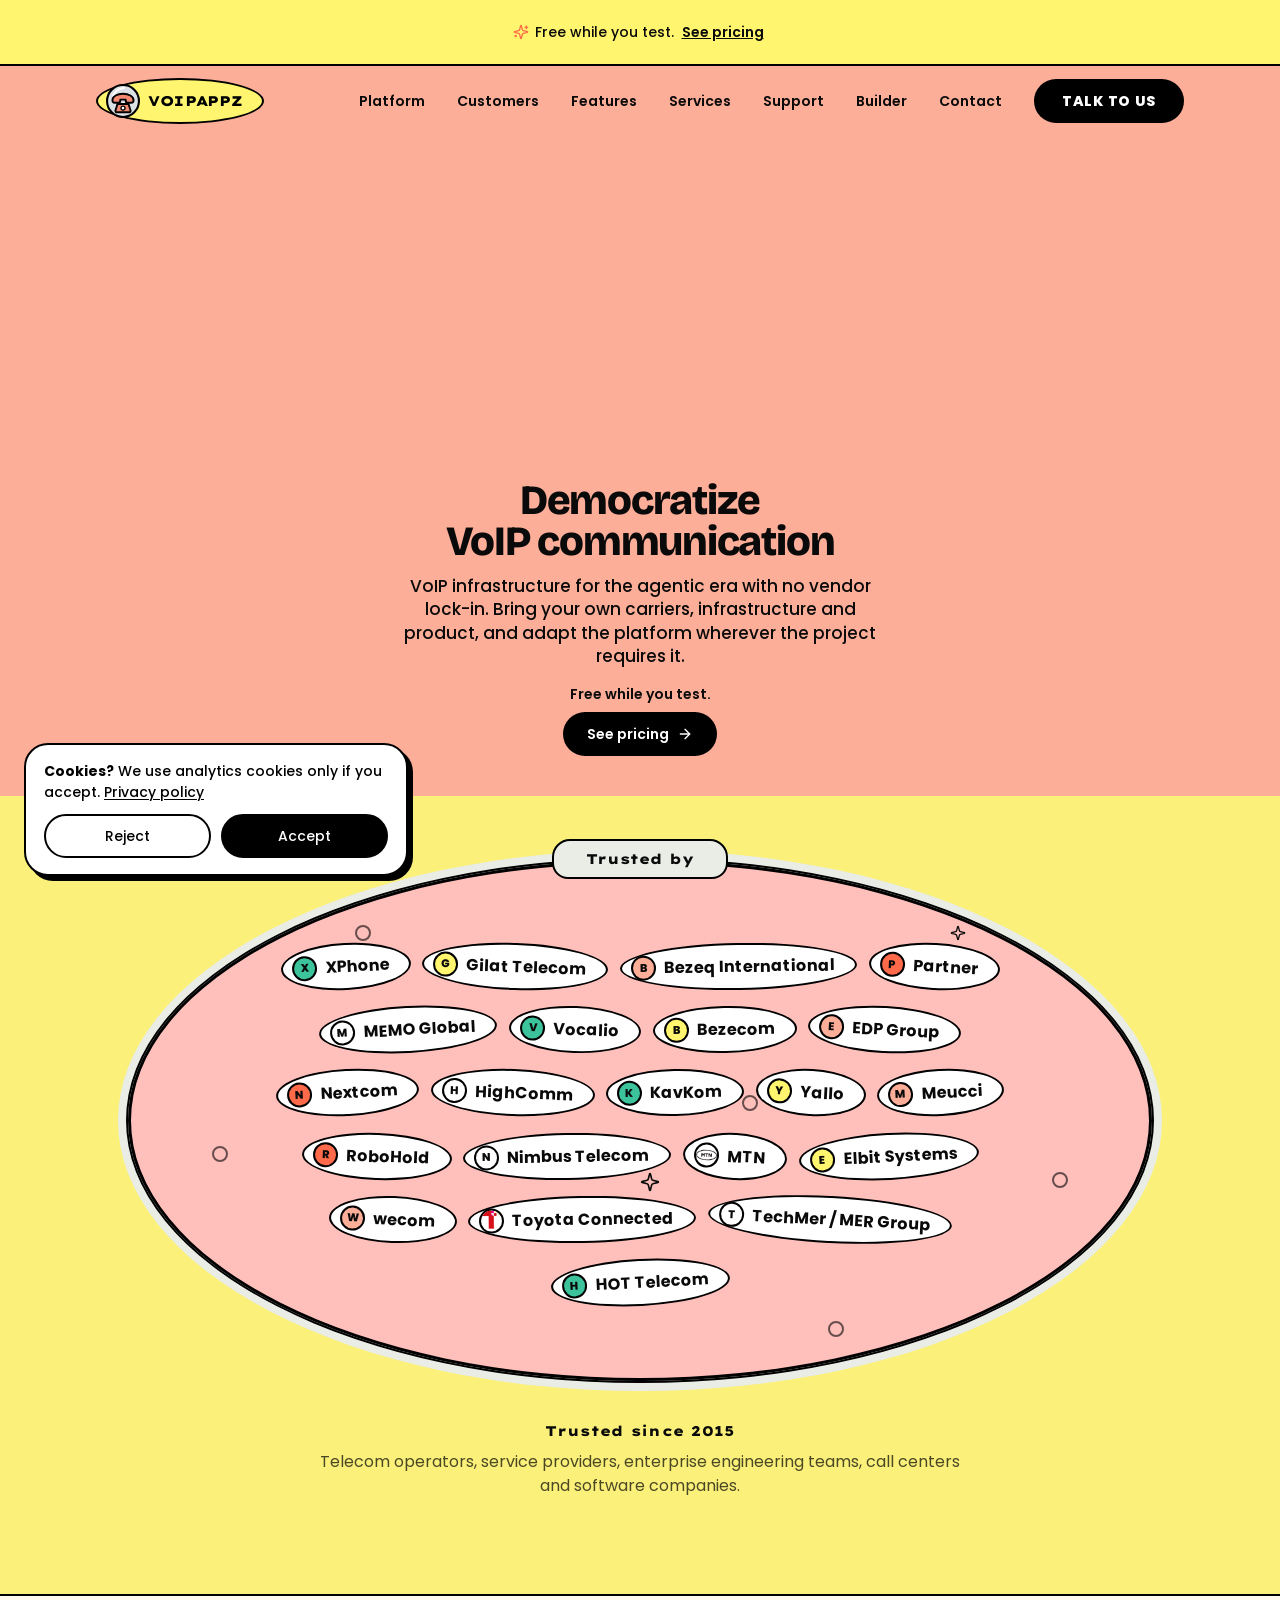
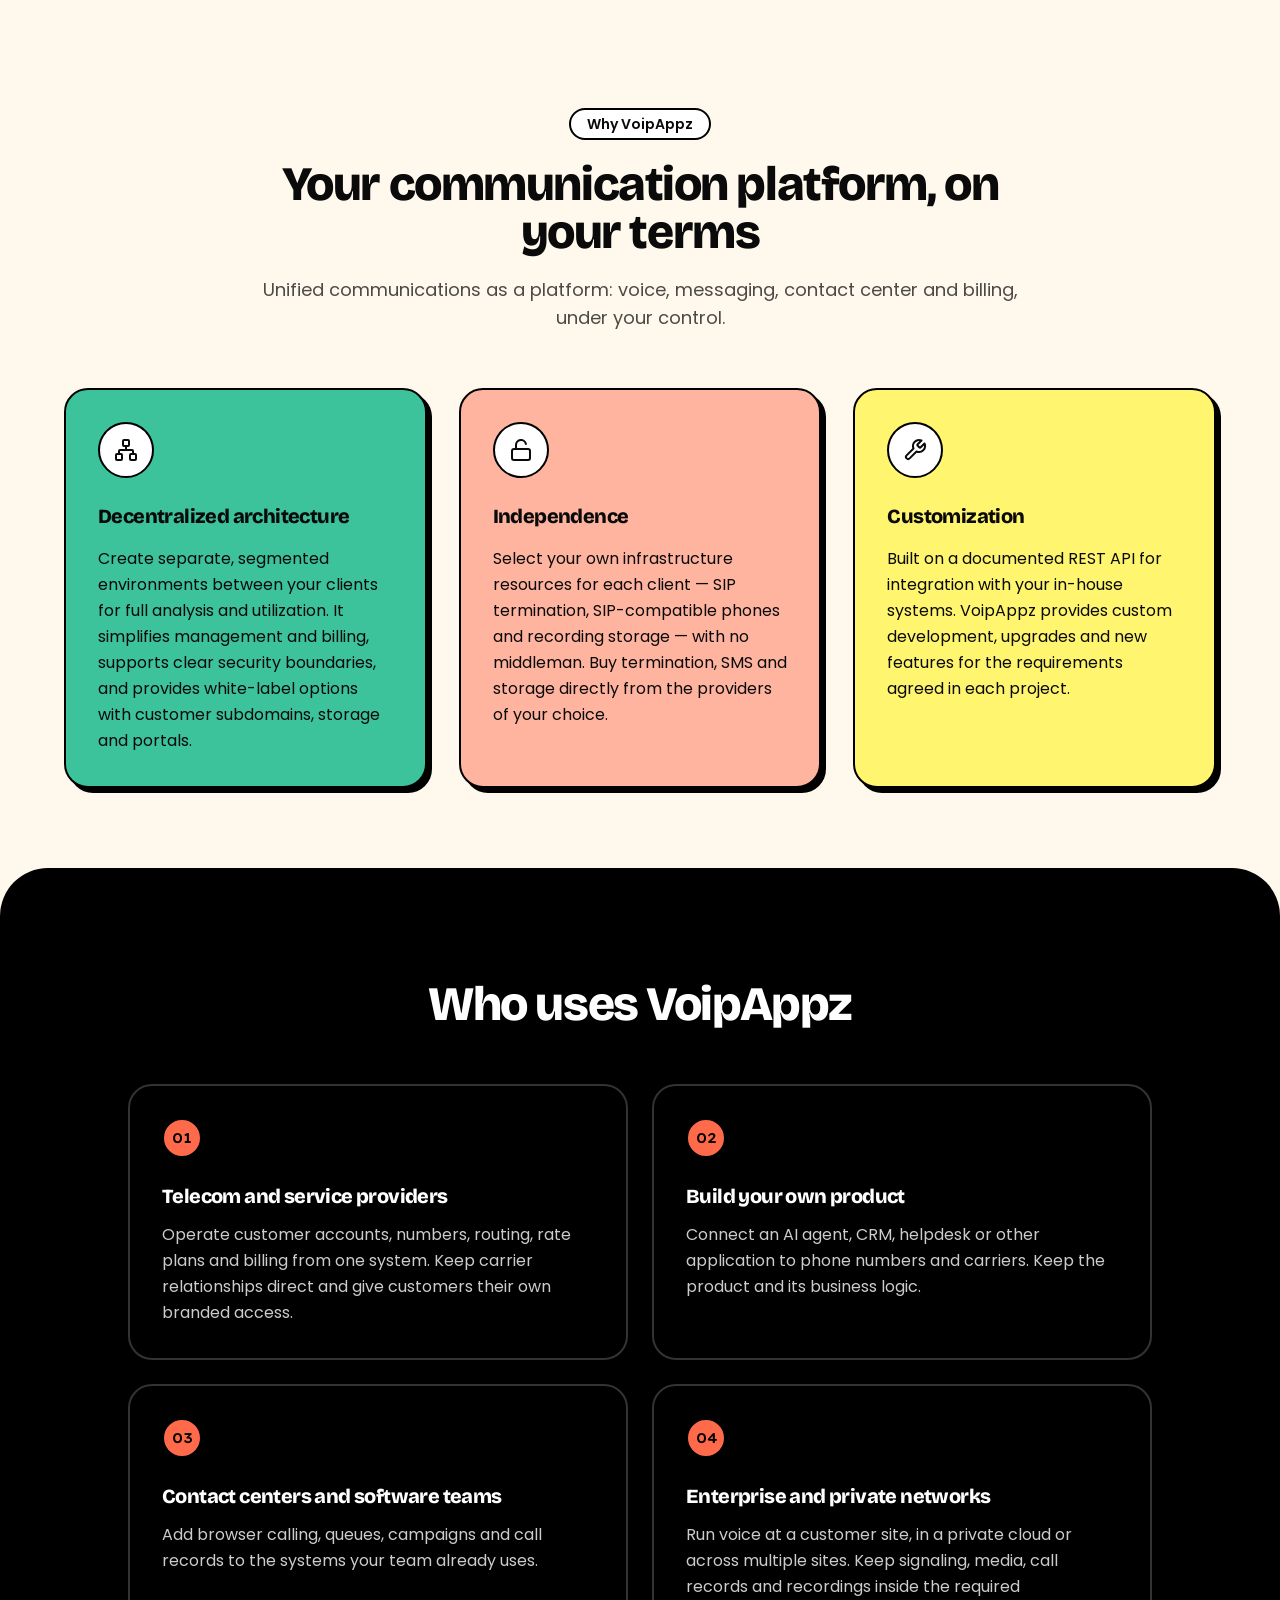
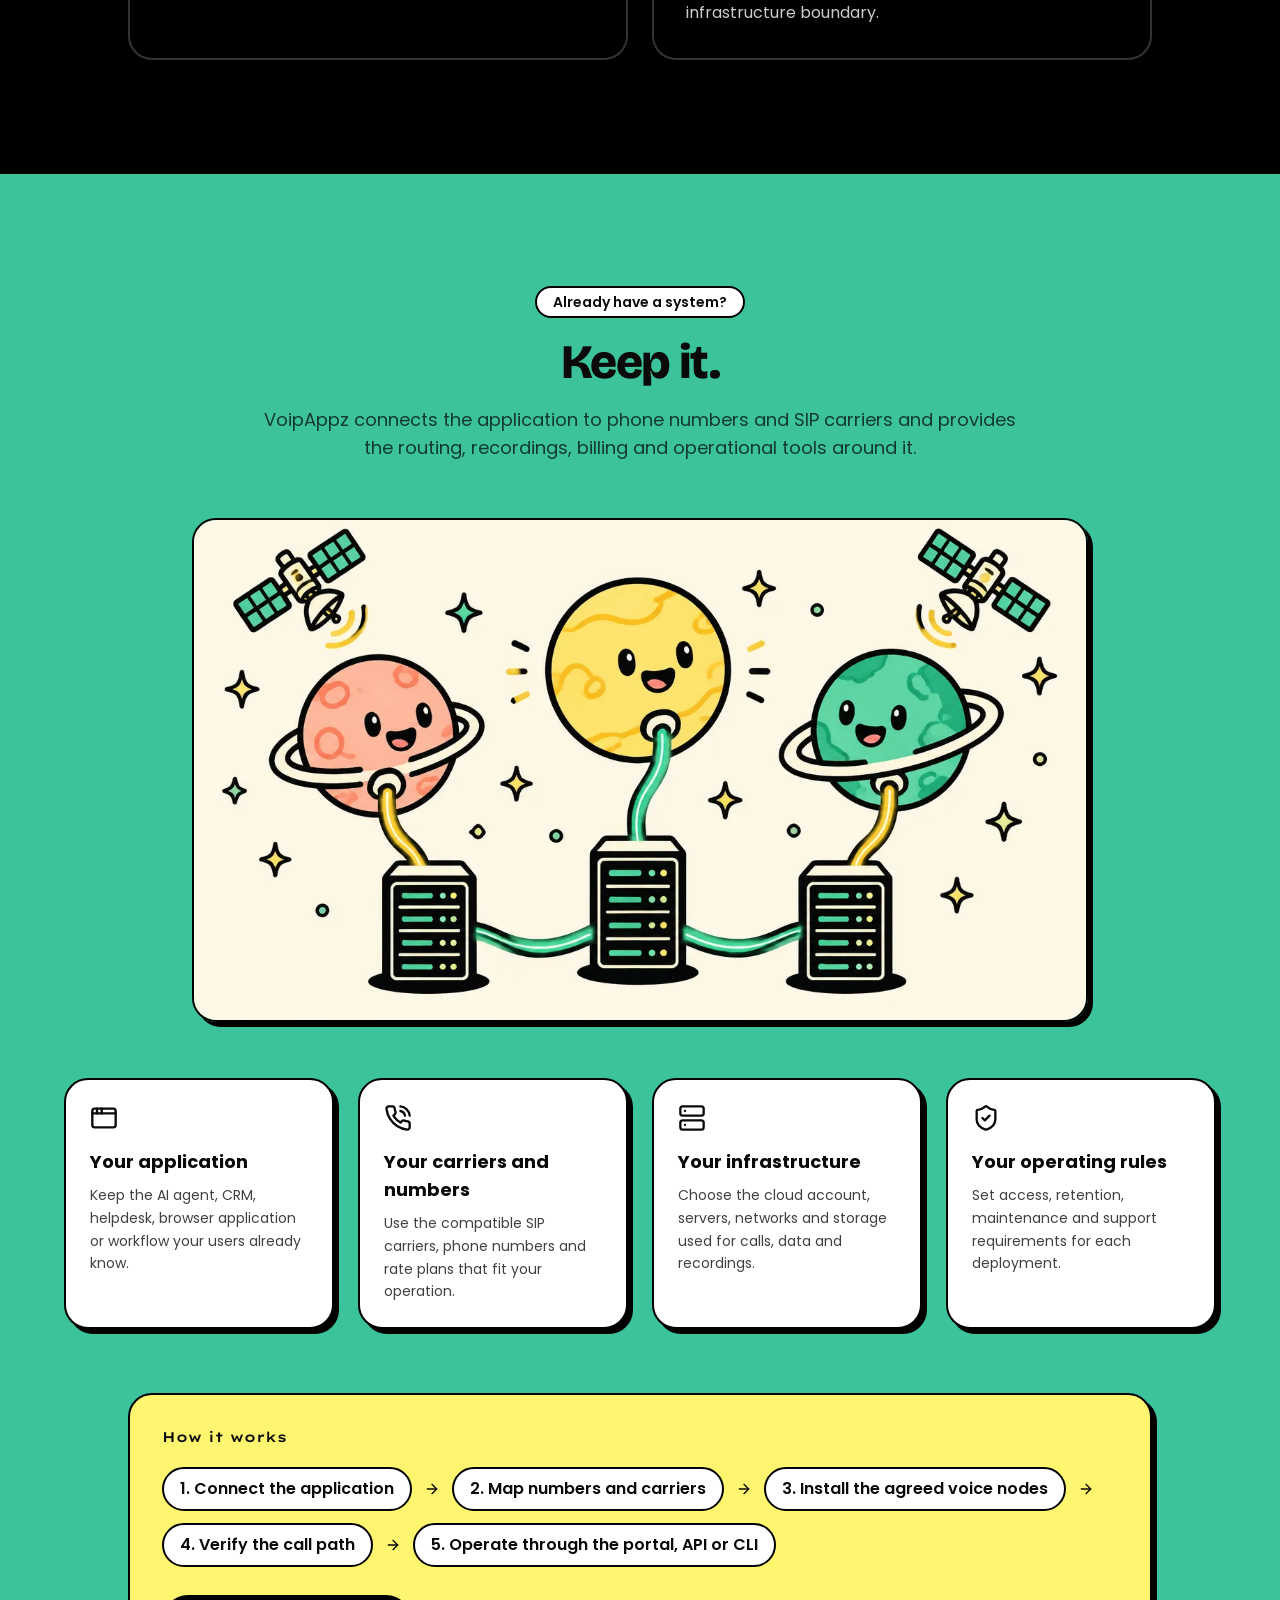
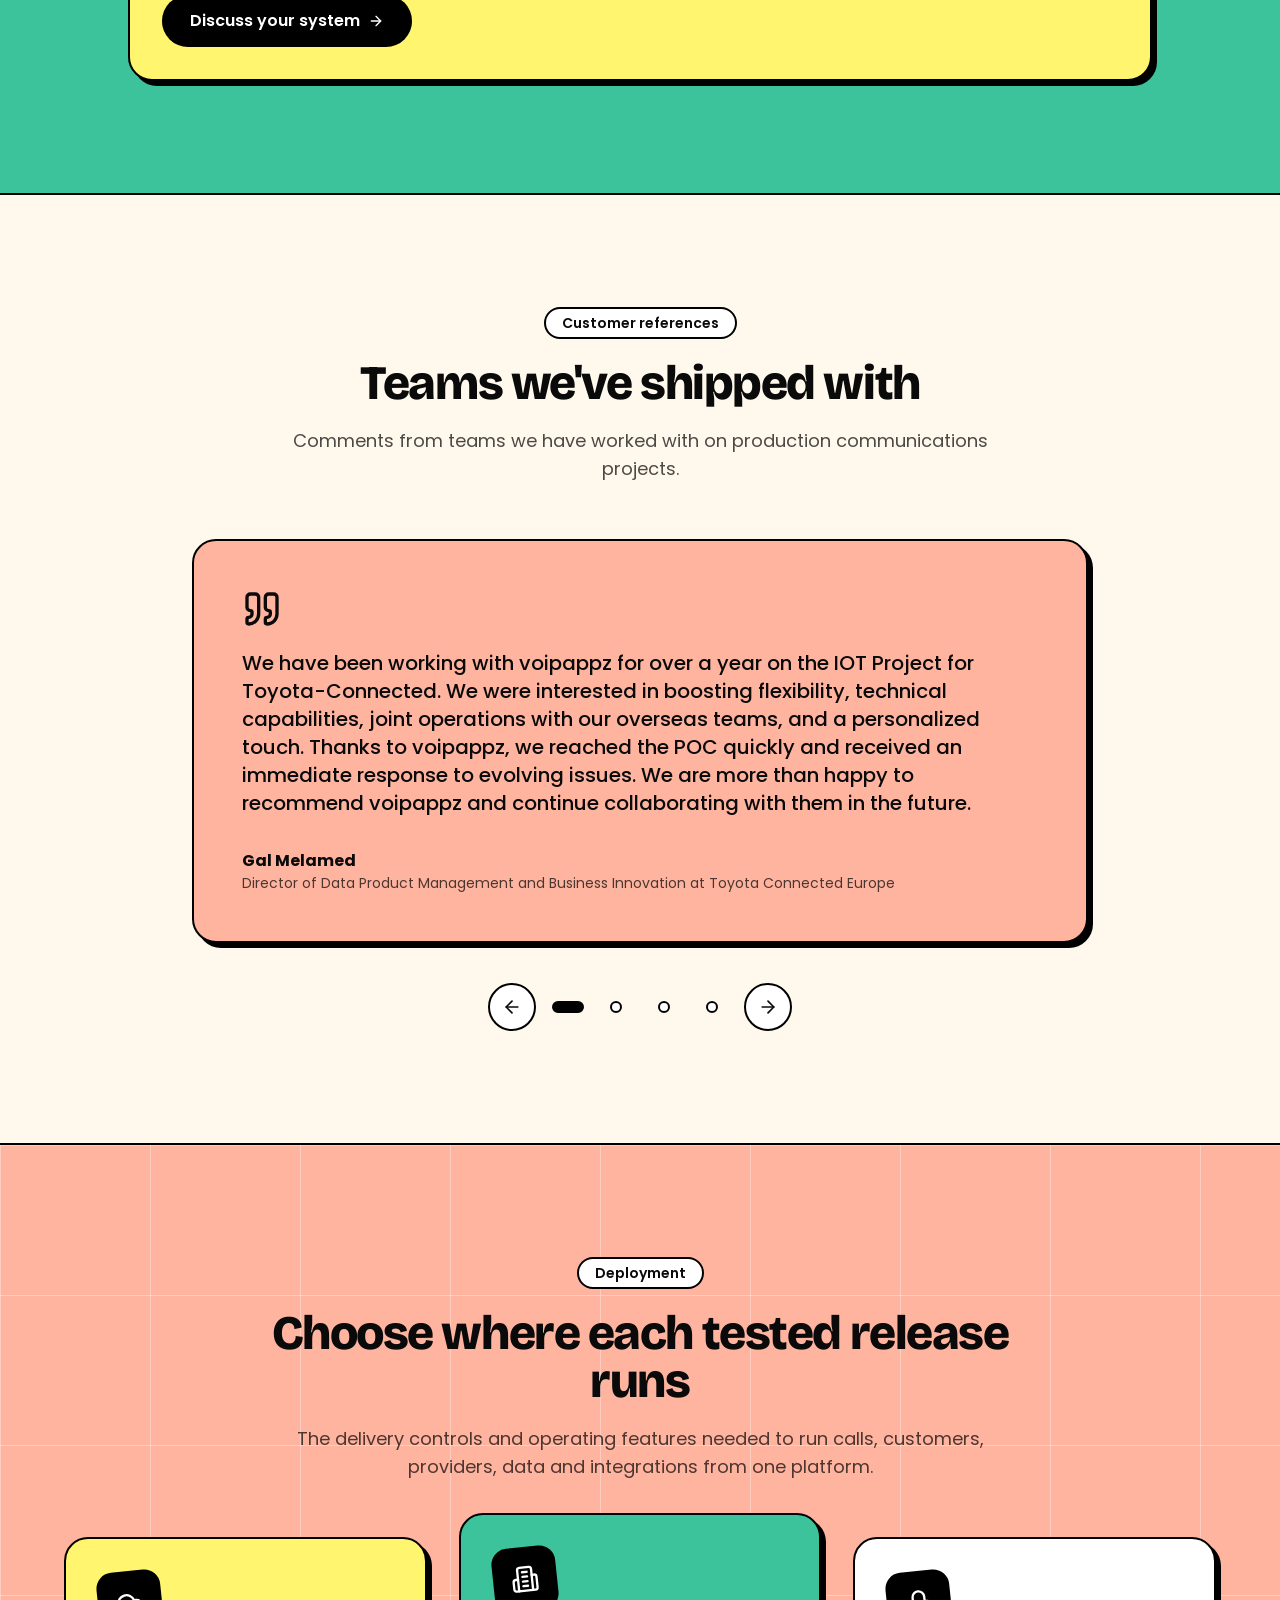
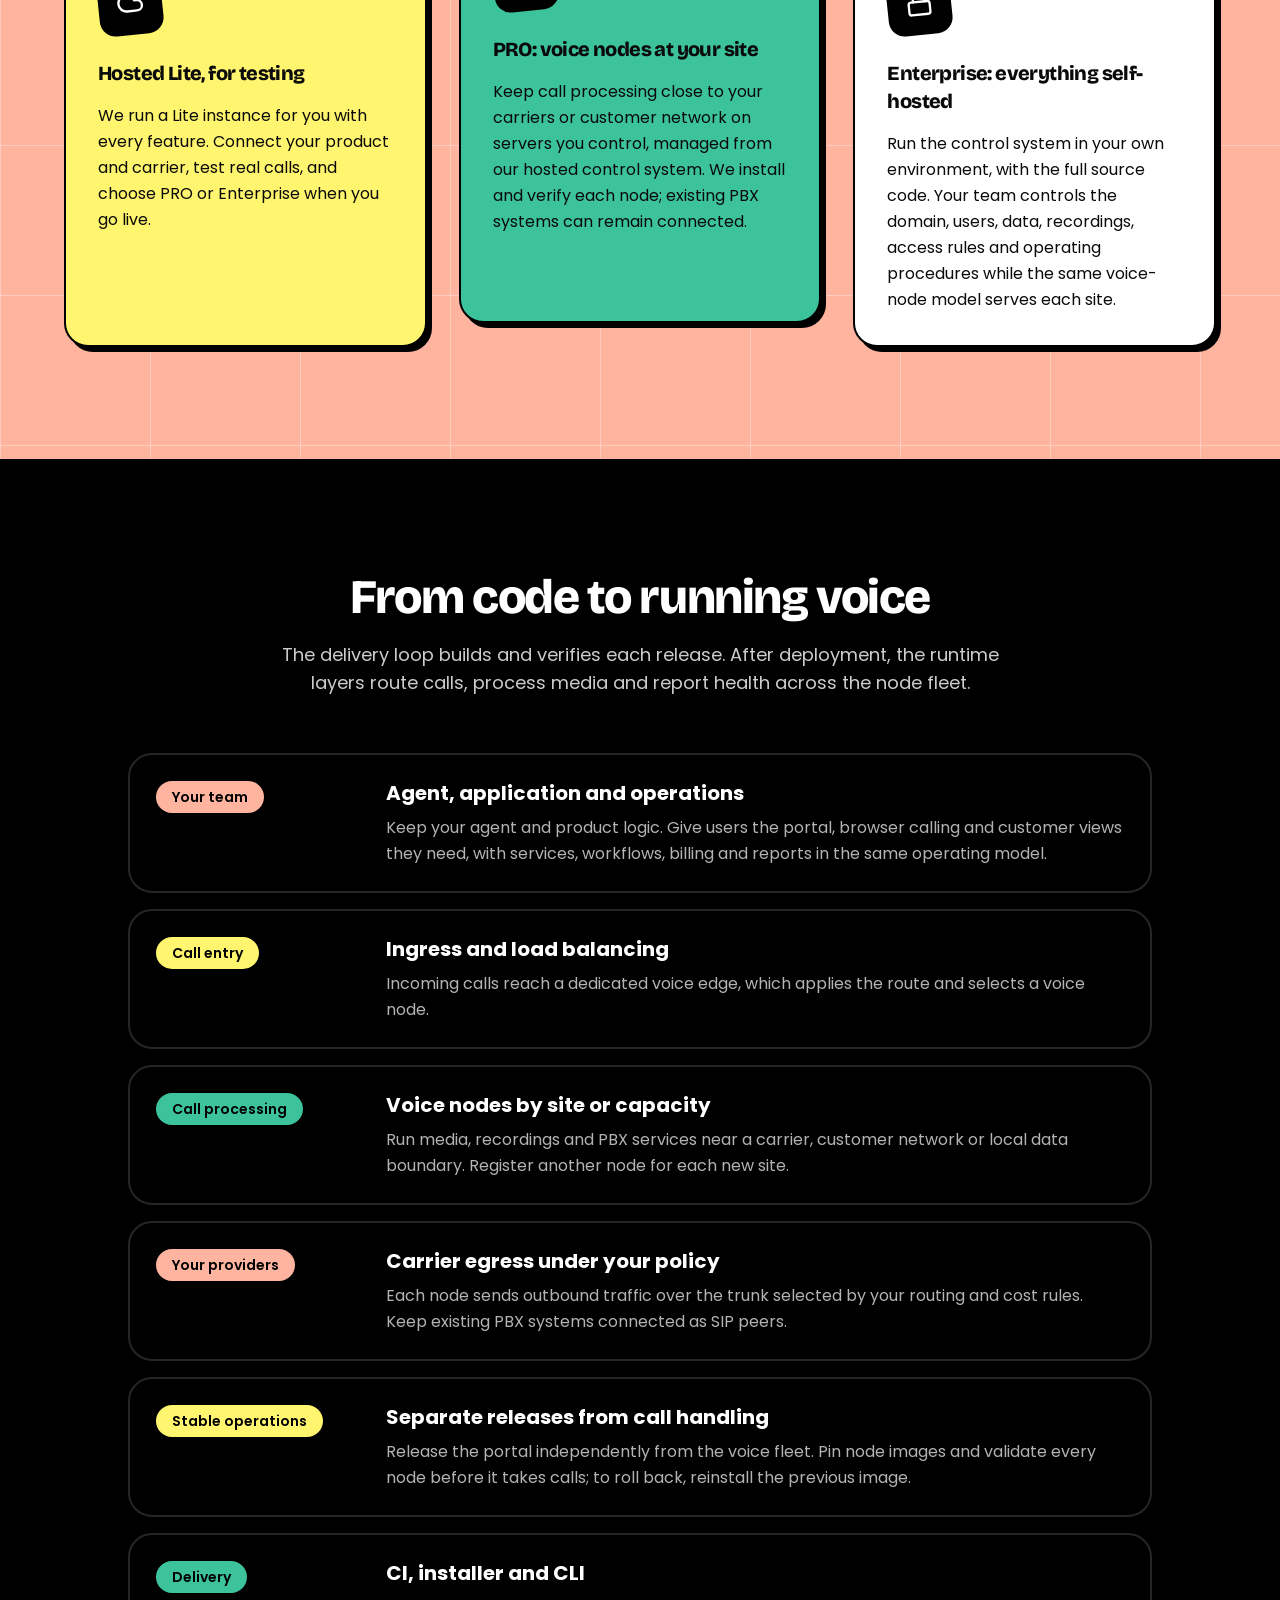
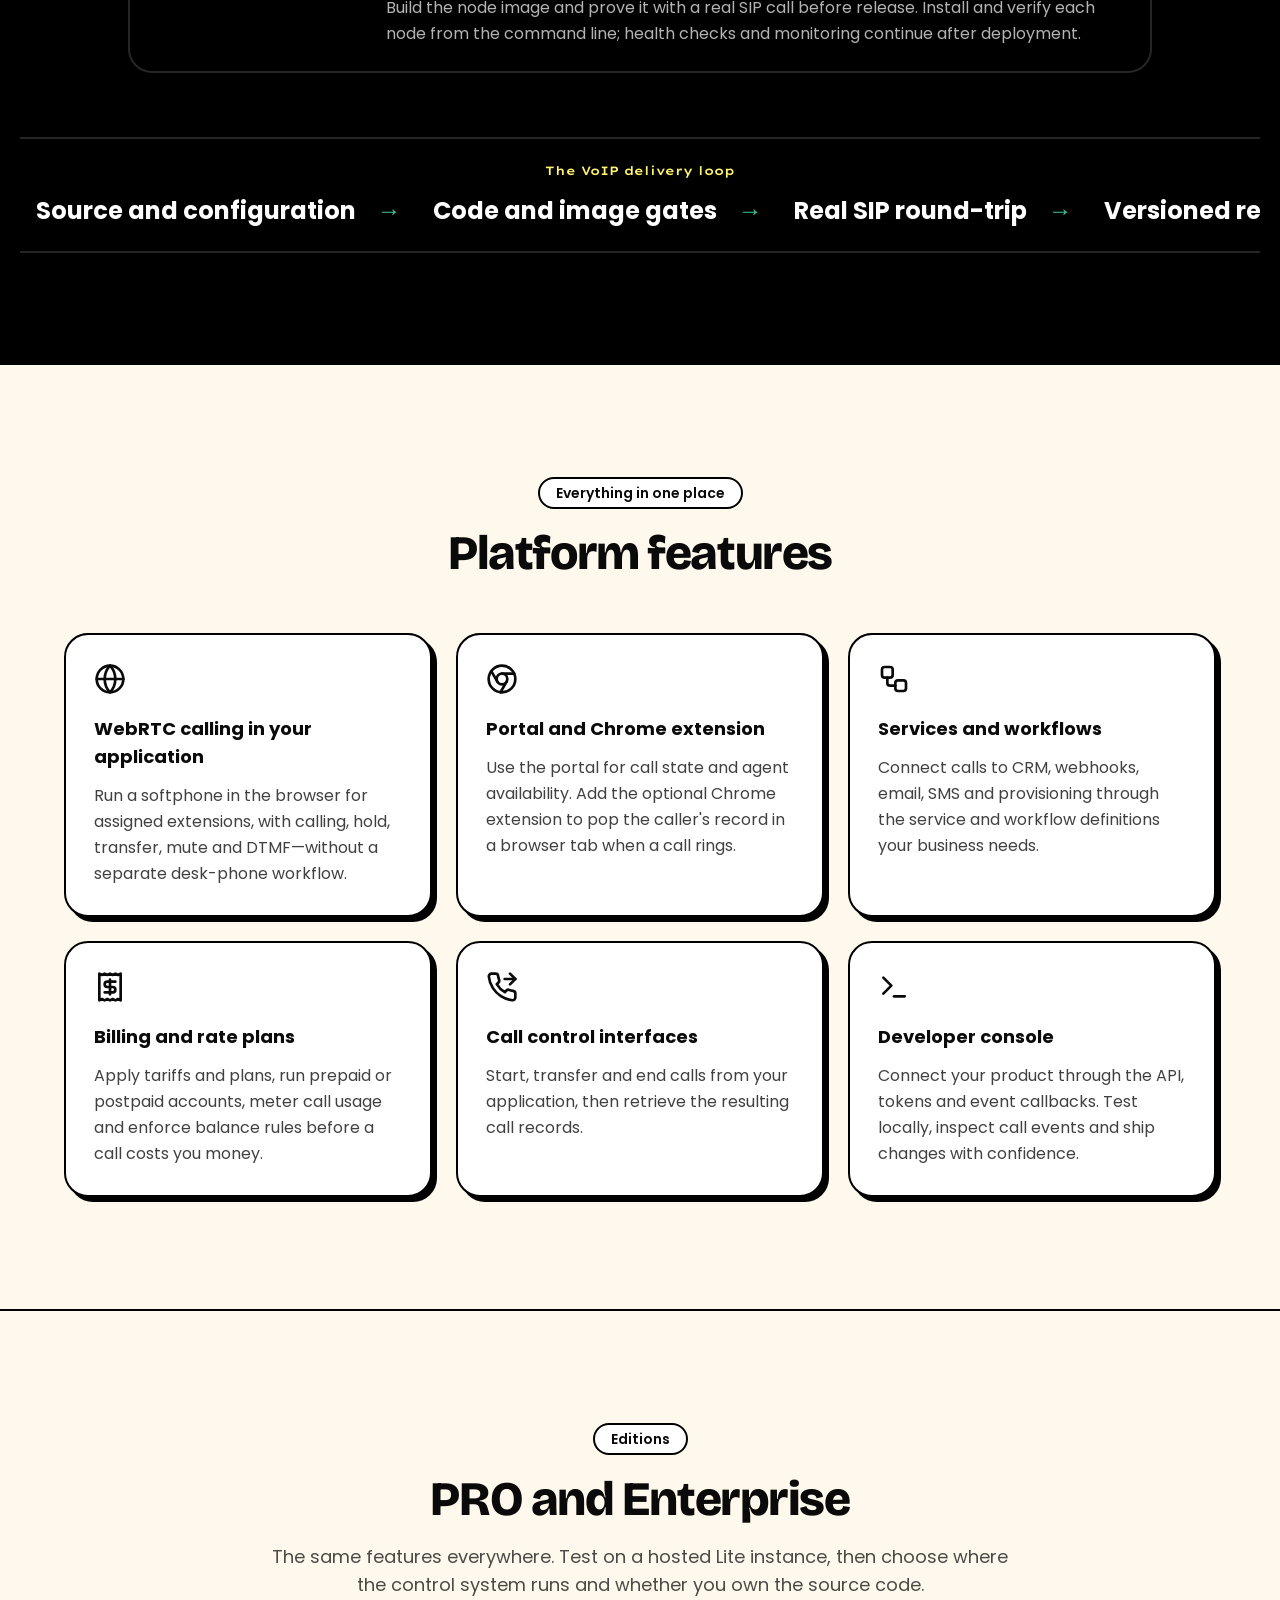
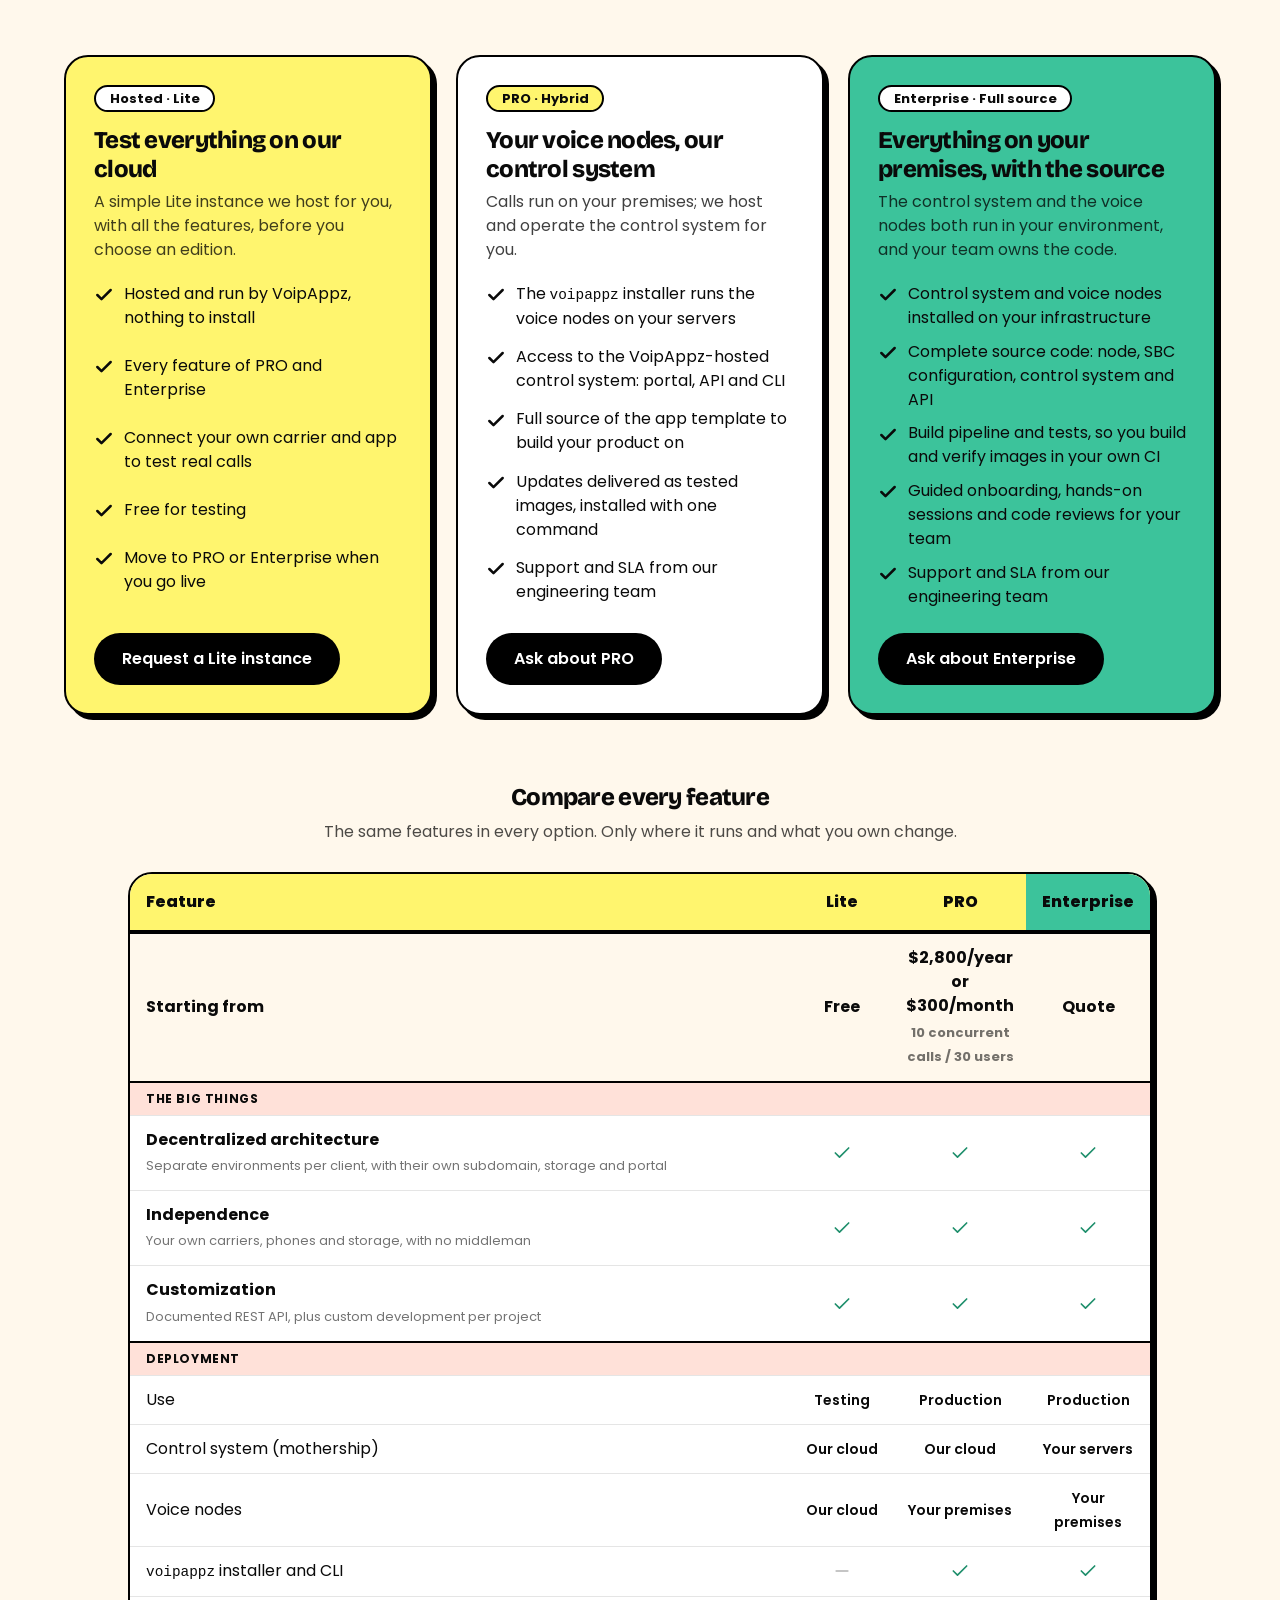
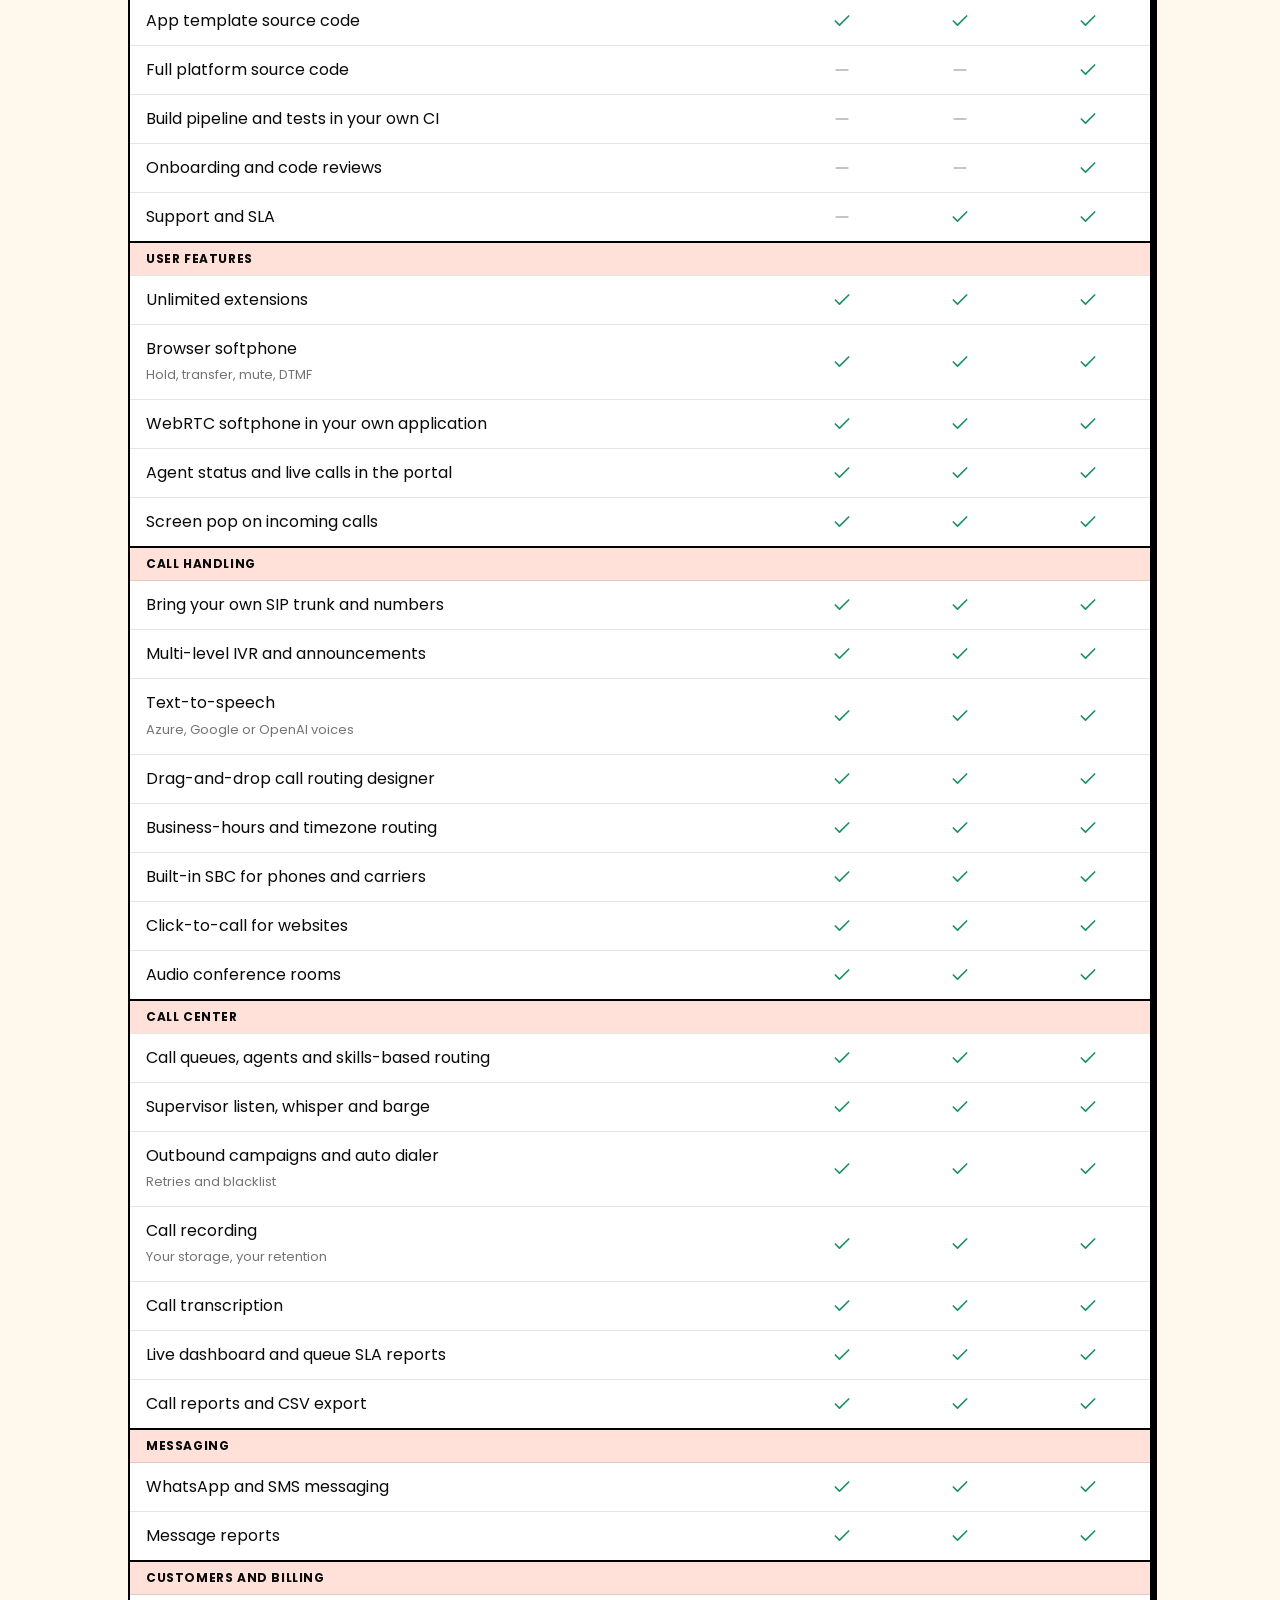
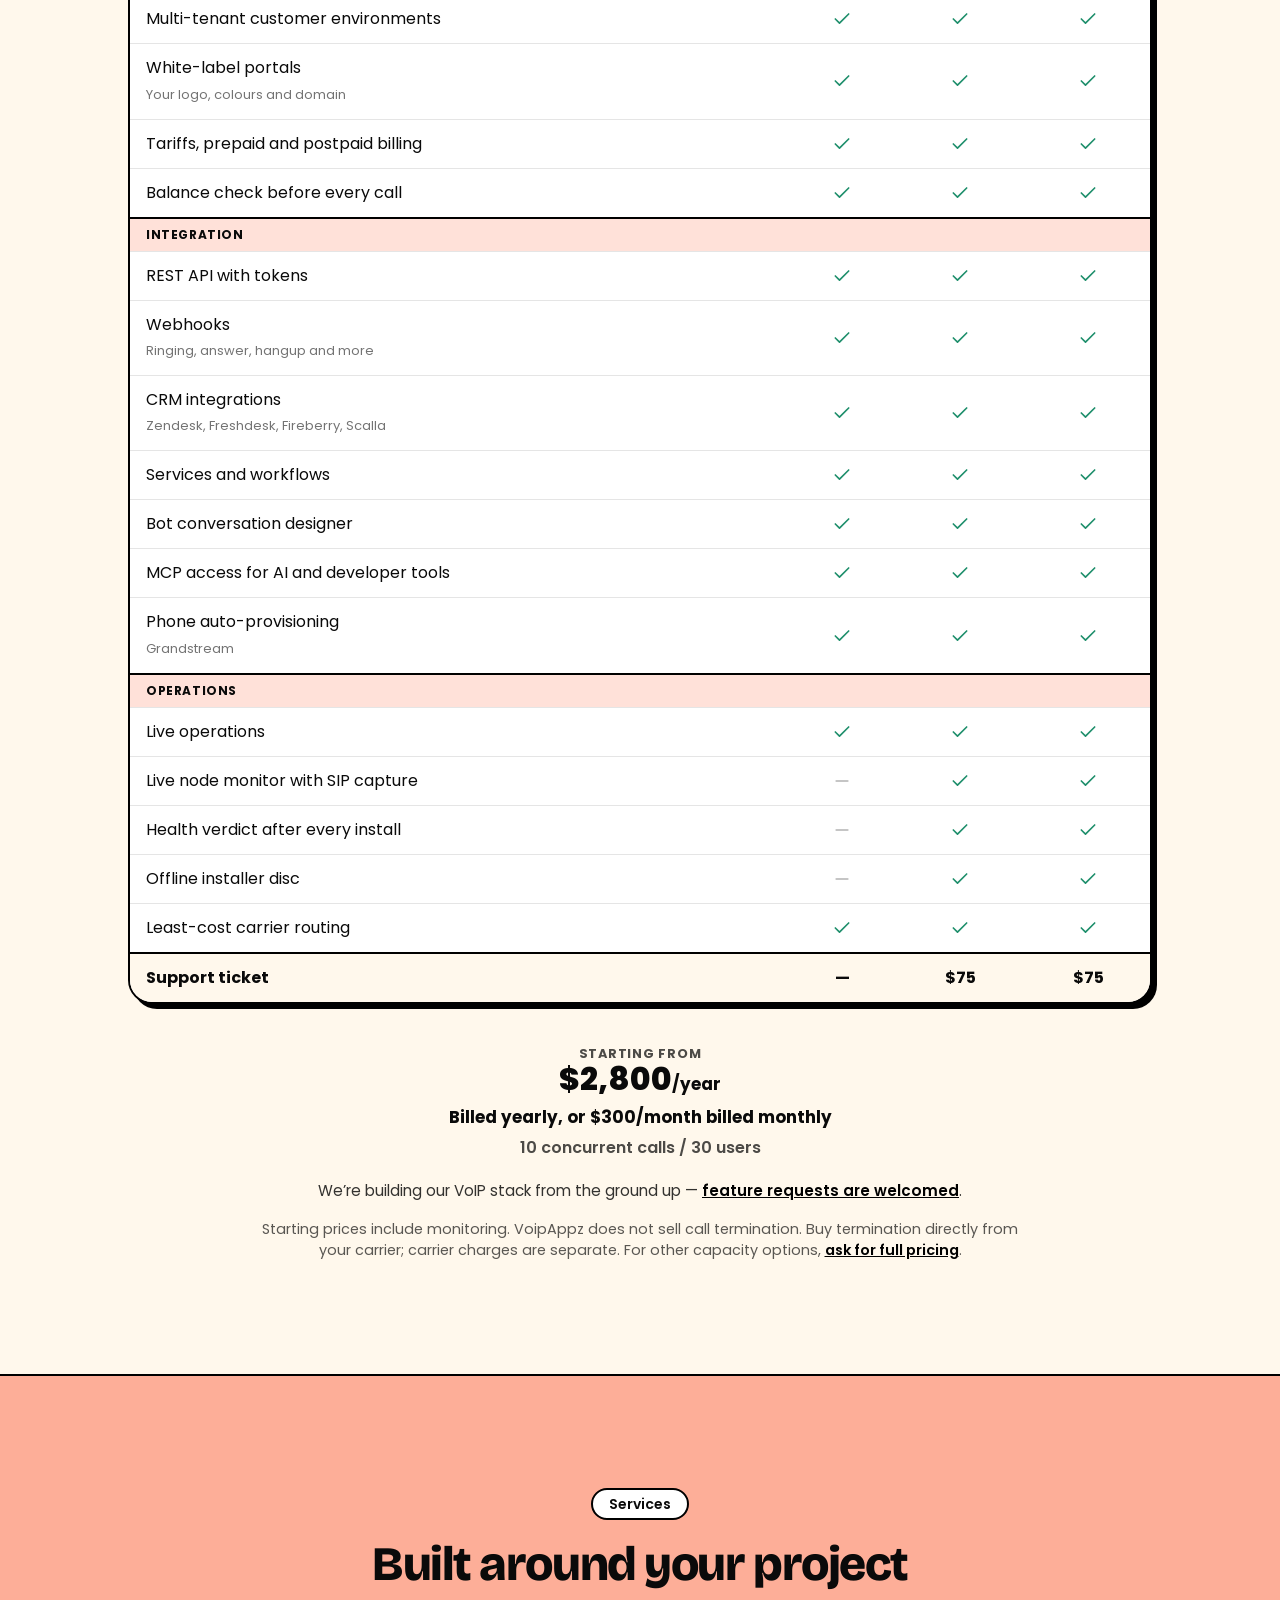
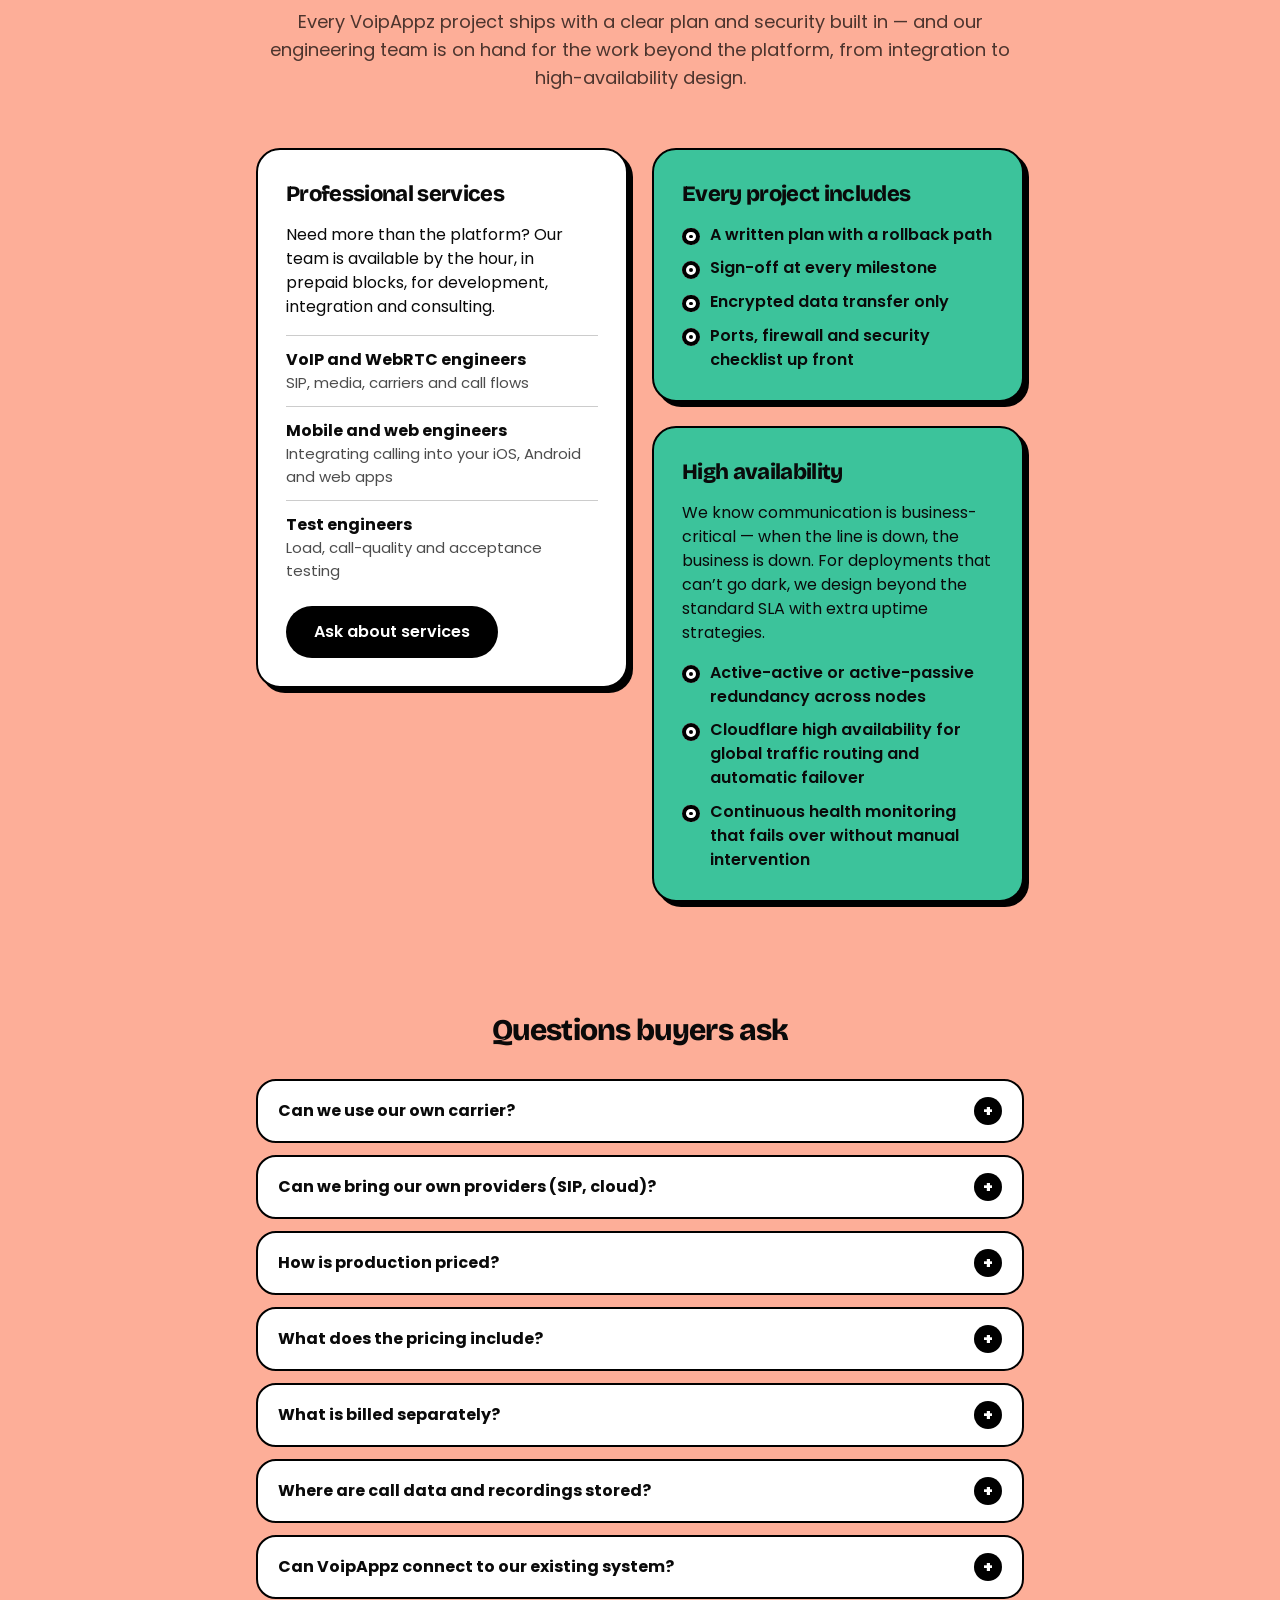
<file: index.html>
<!doctype html>
<html lang="en">
  <head>
    <meta charset="UTF-8" /><meta http-equiv="Content-Security-Policy" content="default-src 'self'; script-src 'self' 'unsafe-inline' https://cloud.voipappz.io https://www.googletagmanager.com https://*.google-analytics.com; style-src 'self' 'unsafe-inline' https://fonts.googleapis.com; font-src 'self' data: https://fonts.gstatic.com; img-src 'self' data: https:; connect-src 'self' https://cloud.voipappz.io https://*.google-analytics.com https://www.googletagmanager.com; frame-src 'self'; object-src 'none'; base-uri 'self'; upgrade-insecure-requests" />
    <link rel="icon" href="favicon.ico" sizes="48x48" />
    <link rel="icon" href="images/icon.svg" type="image/svg+xml" />
    <link rel="apple-touch-icon" href="images/apple-touch-icon.png" />
    <link rel="manifest" href="site.webmanifest" />
    <meta name="viewport" content="width=device-width, initial-scale=1.0" />
    <meta name="description" content="VoipAppz: unified communications as a platform. Voice, messaging, contact center and billing on your carriers and infrastructure, with no vendor lock-in." />
    <title>VoipAppz — Democratize VoIP communication</title>
    <link rel="canonical" href="https://voipappz.com/" />
    <meta name="robots" content="index, follow, max-image-preview:large" />
    <meta name="referrer" content="strict-origin-when-cross-origin" />
    <meta name="theme-color" content="#FDAE98" />
    <meta property="og:type" content="website" />
    <meta property="og:site_name" content="VoipAppz" />
    <meta property="og:locale" content="en_US" />
    <meta property="og:url" content="https://voipappz.com/" />
    <meta property="og:title" content="VoipAppz — Democratize VoIP communication" />
    <meta property="og:description" content="VoIP infrastructure for the agentic era. Bring your own carriers, infrastructure and product. No vendor lock-in." />
    <meta property="og:image" content="https://voipappz.com/images/hero.jpg" />
    <meta property="og:image:alt" content="Cartoon telephone astronaut holding onto a yellow planet" />
    <meta name="twitter:card" content="summary_large_image" />
    <meta name="twitter:title" content="VoipAppz — Democratize VoIP communication" />
    <meta name="twitter:description" content="VoIP infrastructure for the agentic era. No vendor lock-in." />
    <meta name="twitter:image" content="https://voipappz.com/images/hero.jpg" />
    <script type="application/ld+json">
    {
      "@context": "https://schema.org",
      "@graph": [
        {
          "@type": "Organization",
          "@id": "https://voipappz.com/#org",
          "name": "VoipAppz",
          "url": "https://voipappz.com/",
          "logo": "https://voipappz.com/images/icon-512.png",
          "email": "nir@voipappz.com",
          "telephone": "+972-3-372-3999",
          "contactPoint": [
            { "@type": "ContactPoint", "contactType": "sales", "email": "nir@voipappz.com", "telephone": "+972-3-372-3999" },
            { "@type": "ContactPoint", "contactType": "technical support", "url": "https://voipappz.com/#support" }
          ]
        },
        {
          "@type": "WebSite",
          "@id": "https://voipappz.com/#website",
          "url": "https://voipappz.com/",
          "name": "VoipAppz",
          "publisher": { "@id": "https://voipappz.com/#org" }
        }
      ]
    }
    </script>
    <link rel="stylesheet" href="fonts/fonts.css" />
    <link rel="preload" as="image" href="images/hero.webp" media="(max-width: 639px)" fetchpriority="high" />
    <link rel="preload" as="image" href="images/hero-wide.webp" media="(min-width: 640px)" fetchpriority="high" />
    <link rel="stylesheet" href="style.css" />
    <style>
      /* Anchored sections land below the sticky header. */
      [id] { scroll-margin-top: 5rem; }
      /* Clear keyboard focus on every control. */
      a:focus-visible, button:focus-visible, summary:focus-visible { outline: 3px solid #000; outline-offset: 3px; border-radius: 9999px; }
      footer a:focus-visible { outline-color: #fff; }
      /* 44px tap target for the "Talk to us" link in the top banner. */
      body > div > div:first-child a { display: inline-flex; align-items: center; min-height: 44px; padding: 0 .25rem; }
      /* Footer links wrap instead of overflowing on phones, with 44px tap targets. */
      .footer-nav { flex-wrap: wrap; justify-content: center; column-gap: 1.5rem; row-gap: 0; }
      .footer-nav a { min-height: 44px; display: inline-flex; align-items: center; }
      @media (max-width: 639px) {
        /* Tighter section spacing on phones. */
        .py-28 { padding-top: 4rem; padding-bottom: 4rem; }
        .py-24 { padding-top: 3.5rem; padding-bottom: 3.5rem; }
        /* 44px tap target for the header CTA. */
        header .btn-pill { min-height: 44px; }
      }
      /* Logo: the original Base44 yellow oval wordmark, with the phone-helmet mark. */
      .brand-oval { display: inline-flex; align-items: center; gap: .5rem; min-height: 44px; padding: .25rem 1.25rem .25rem .5rem; background: #FFF56E; border: 2.5px solid #000; border-radius: 50%; font-family: var(--font-display); font-weight: 800; font-size: .75rem; letter-spacing: -.025em; color: #000; text-decoration: none; }
      .brand-oval img { display: block; width: 30px; height: 30px; }
      .footer-logo { height: 36px; width: auto; }
      a[href^="tel:"] { white-space: nowrap; }
      footer span a, .faq-more a { display: inline-flex; align-items: center; min-height: 44px; }
      .footer-legal { max-width: 80rem; margin: 1.5rem auto 0; padding-top: 1rem; border-top: 1px solid rgb(255 255 255 / .15); display: flex; flex-wrap: wrap; justify-content: center; column-gap: 1.5rem; font-size: .8125rem; }
      .footer-legal a { color: rgb(255 255 255 / .6); min-height: 44px; display: inline-flex; align-items: center; }
      .footer-legal a:hover { color: #FFF56E; }
      @media (min-width: 768px) { .brand-oval { font-size: .875rem; } .brand-oval img { width: 34px; height: 34px; } }
      /* Hero, phones: the whole square artwork, with the copy underneath it. */
      .hero-img { display: block; width: 100%; height: auto; aspect-ratio: 1 / 1; object-fit: cover; }
      #top > div { position: static; padding: .5rem 1.25rem 3rem; }
      /* Tablets and up: like the Base44 original, a full-width hero with the copy under the astronaut,
         on the planet. Uses the wide version of the artwork, so it is never stretched or over-zoomed. */
      @media (min-width: 640px) {
        .hero-img { height: auto; aspect-ratio: 2860 / 1300; min-height: 660px; object-fit: cover; object-position: 50% 100%; }
        #top > div { position: absolute; bottom: 6%; padding: 0 1.25rem; }
        #top .hero-copy { max-width: 30rem; margin-inline: auto; }
        #top .hero-copy h1 { font-size: 2.6rem; }
      }
      .btn-pill[aria-disabled="true"]:hover { transform: none; box-shadow: none; }
      /* CLI walkthrough in the closing section. */
      .cli-grid { display: grid; gap: 2rem; margin-top: 3.5rem; align-items: start; }
      .cli-steps { list-style: none; margin: 0; padding: 0; display: grid; gap: 1.25rem; }
      .cli-steps li { display: flex; gap: 1rem; align-items: flex-start; }
      .cli-steps strong { font-size: 1.125rem; font-weight: 800; }
      .cli-steps p { margin: .15rem 0 0; color: rgb(0 0 0 / .7); }
      .cli-num { flex: none; width: 2.25rem; height: 2.25rem; border-radius: 9999px; background: #000; color: #FFF56E; display: grid; place-items: center; font-weight: 800; }
      .cli-term { margin: 0; background: #111; color: #f5f5f5; border: 2.5px solid #000; border-radius: 1.5rem; box-shadow: 5px 5px 0 0 #000; overflow: hidden; min-width: 0; }
      .cli-bar { display: flex; align-items: center; gap: .4rem; padding: .7rem 1rem; background: #222; border-bottom: 2px solid #000; }
      .cli-bar i { width: .7rem; height: .7rem; border-radius: 9999px; background: #FF6B4A; }
      .cli-bar i:nth-child(2) { background: #FFF56E; } .cli-bar i:nth-child(3) { background: #3CC39B; }
      .cli-bar span { margin-left: .5rem; font-size: .75rem; color: rgb(255 255 255 / .55); }
      .cli-term pre { margin: 0; padding: 1.25rem; overflow-x: auto; font: 500 .8125rem/1.7 ui-monospace, SFMono-Regular, Menlo, Consolas, monospace; }
      .cli-term pre:focus-visible { outline: 3px solid #FFF56E; outline-offset: -3px; }
      .t-line { display: block; white-space: pre; }
      .t-p { color: #3CC39B; user-select: none; } .t-k { color: #FDAE98; } .t-o { color: #FFF56E; }
      .cli-side { min-width: 0; }
      .cli-note { margin: 1rem .25rem 0; font-size: .9375rem; color: rgb(0 0 0 / .75); }
      .cli-actions { margin-top: 3rem; display: flex; flex-wrap: wrap; gap: 1rem 2rem; justify-content: center; align-items: center; }
      .cli-link { font-weight: 700; text-decoration: underline; text-underline-offset: 4px; min-height: 44px; display: inline-flex; align-items: center; }
      #cta code { font-family: ui-monospace, SFMono-Regular, Menlo, Consolas, monospace; font-size: .9em; }
      @media (min-width: 1024px) { .cli-grid { grid-template-columns: 2fr 3fr; gap: 3rem; } }
      /* Editions: Hybrid vs Full source delivery. */
      .delivery { max-width: 72rem; margin: 0 auto 1.5rem; }
      .delivery-title { font-weight: 800; font-size: 1.5rem; text-align: center; margin: 0; }
      .delivery-title--table { margin-top: 4rem; }
      .delivery-sub { text-align: center; color: rgb(0 0 0 / .7); margin: .35rem 0 1.75rem; }
      .delivery-grid { display: grid; gap: 1.5rem; }
      .delivery-card { display: flex; flex-direction: column; background: #fff; border: 2.5px solid #000; border-radius: 1.5rem; box-shadow: 5px 5px 0 0 #000; padding: 1.75rem; }
      .delivery-card.full { background: #3CC39B; }
      .delivery-tag { align-self: flex-start; background: #FFF56E; border: 2px solid #000; border-radius: 9999px; padding: .1rem .85rem; font-size: .8125rem; font-weight: 700; }
      .delivery-card.full .delivery-tag, .delivery-card.lite .delivery-tag { background: #fff; }
      .delivery-card.lite { background: #FFF56E; }
      .delivery-card h3 { font-weight: 800; font-size: 1.5rem; line-height: 1.2; margin: .9rem 0 .4rem; }
      .delivery-card > p { margin: 0; color: rgb(0 0 0 / .75); }
      .delivery-card ul { list-style: none; padding: 0; margin: 1.25rem 0 1.5rem; display: grid; gap: .6rem; flex: 1; }
      .delivery-card li { display: flex; gap: .6rem; align-items: flex-start; }
      .delivery-card li svg { flex: none; margin-top: .2rem; }
      .delivery-card code { font-family: ui-monospace, SFMono-Regular, Menlo, Consolas, monospace; font-size: .9em; }
      .delivery-card .btn-pill { align-self: flex-start; min-height: 44px; }
      @media (min-width: 1024px) { .delivery-grid { grid-template-columns: repeat(3, 1fr); } }
      /* How a project runs. */
      .phases { list-style: none; margin: 0 auto; padding: 0; max-width: 72rem; display: grid; gap: 1.5rem; }
      .phase { position: relative; background: #fff; border: 2.5px solid #000; border-radius: 1.5rem; box-shadow: 5px 5px 0 0 #000; padding: 1.5rem; display: flex; flex-direction: column; }
      .phase:nth-child(4) { background: #FFF56E; }
      .phase-num { width: 2.5rem; height: 2.5rem; border-radius: 9999px; background: #000; color: #FFF56E; display: grid; place-items: center; font-weight: 800; }
      .phase h3 { font-weight: 800; font-size: 1.25rem; margin: .9rem 0 .35rem; }
      .phase p { margin: 0; color: rgb(0 0 0 / .75); }
      .phase .phase-out { margin-top: auto; padding-top: 1rem; font-size: .9375rem; color: #000; }
      .phase .phase-out strong { display: block; font-size: .75rem; text-transform: uppercase; letter-spacing: .06em; }
      .process-extra { max-width: 72rem; margin: 2.5rem auto 0; display: grid; gap: 1.5rem; align-items: start; }
      .pricing-extra { max-width: 48rem; margin-top: 1.5rem; }
      @media (min-width: 640px) { .pricing-extra { grid-template-columns: 1fr 1fr !important; } }
      .pricing-extra .process-box { box-shadow: 5px 5px 0 0 #000; }
      .pricing-extra .process-box--services { background: #fff; }
      .process-box { border: 2.5px solid #000; border-radius: 1.5rem; padding: 1.75rem; background: #3CC39B; }
      .process-box--services { background: #FDAE98; display: flex; flex-direction: column; align-items: flex-start; }
      .process-box h3 { font-weight: 800; font-size: 1.375rem; margin: 0 0 .75rem; }
      .process-box p { margin: 0 0 1rem; }
      .ticks { list-style: none; margin: 0; padding: 0; display: grid; gap: .6rem; }
      .ticks li { position: relative; padding-left: 1.75rem; font-weight: 600; }
      .ticks li::before { content: ""; position: absolute; left: 0; top: .3rem; width: 1.1rem; height: 1.1rem; border-radius: 9999px; background: #000; box-shadow: inset 0 0 0 4px #000, inset 0 0 0 7px #fff; }
      .roles { list-style: none; margin: 0 0 1.5rem; padding: 0; display: grid; gap: .75rem; width: 100%; }
      .roles li { display: flex; flex-direction: column; border-top: 1.5px solid rgb(0 0 0 / .2); padding-top: .75rem; }
      .roles span { color: rgb(0 0 0 / .7); font-size: .9375rem; }
      .process-box .btn-pill { min-height: 44px; }
      @media (min-width: 768px) { .phases { grid-template-columns: repeat(2, 1fr); } .process-extra { grid-template-columns: 2fr 3fr; } }
      @media (min-width: 1024px) { .phases { grid-template-columns: repeat(3, 1fr); } }
      /* FAQ. */
      .faq { max-width: 48rem; margin: 0 auto; }
      .faq-list { margin-top: 2rem; display: grid; gap: .75rem; }
      .faq-item { background: #fff; border: 2.5px solid #000; border-radius: 1.25rem; }
      .faq-item summary { list-style: none; cursor: pointer; display: flex; justify-content: space-between; align-items: center; gap: 1rem; min-height: 44px; padding: 1rem 1.25rem; font-weight: 700; border-radius: 1.25rem; }
      .faq-item summary::-webkit-details-marker { display: none; }
      .faq-item summary::after { content: "+"; flex: none; width: 1.75rem; height: 1.75rem; border-radius: 9999px; background: #000; color: #fff; display: grid; place-items: center; font-weight: 800; line-height: 1; }
      .faq-item[open] summary::after { content: "\2212"; }
      .faq-item p { margin: 0; padding: 0 1.25rem 1.25rem; color: rgb(0 0 0 / .75); }
      .faq-more { text-align: center; margin-top: 1.75rem; }
      .faq-more a { font-weight: 700; text-decoration: underline; text-underline-offset: 3px; }
      .editions-table th:not(:first-child), .editions-table td:not(:first-child) { width: 6.5rem; }
      @media (max-width: 639px) {
        .editions-table { font-size: .8125rem; }
        .editions-table th:not(:first-child), .editions-table td:not(:first-child) { width: 4.25rem; padding-left: .125rem; padding-right: .125rem; font-size: .6875rem; }
        .editions-table td:not(:first-child) .text-sm { font-size: .6875rem; }
        .editions-table th:first-child, .editions-table td:first-child { padding-left: .75rem; padding-right: .5rem; }
      }
      .feat-val { display: block; margin-top: .15rem; font-size: .8125rem; color: rgb(0 0 0 / .55); overflow-wrap: anywhere; }
      .editions-table code { font-family: ui-monospace, SFMono-Regular, Menlo, Consolas, monospace; font-size: .9em; }
      .sr-only { position: absolute; width: 1px; height: 1px; overflow: hidden; clip: rect(0 0 0 0); white-space: nowrap; }
      .feat-grid { max-width: 56rem; margin-left: auto; margin-right: auto; margin-top: 1.75rem; columns: 1; column-gap: 2rem; background: #fff; border: 2.5px solid #000; border-radius: 1.5rem; box-shadow: 5px 5px 0 0 #000; padding: 1.75rem; }
      .feat-group { break-inside: avoid; padding-bottom: 1.5rem; }
      .feat-group h4 { margin: 0 0 .75rem; font-size: .75rem; font-weight: 800; text-transform: uppercase; letter-spacing: .08em; }
      .feat-group .ticks li { font-weight: 500; }
      @media (min-width: 768px) { .feat-grid { columns: 2; } }
      @media (min-width: 1024px) { .feat-grid { columns: 3; } }
      /* Trusted by: every customer inside the oval, as icon + name chips. */
      #customers > div:first-child { aspect-ratio: auto !important; padding: 3.5rem 1rem 2.5rem; }
      .oval-logos { position: relative; z-index: 10; list-style: none; margin: 0 auto; padding: 0; display: flex; flex-wrap: wrap; justify-content: center; gap: .75rem .6rem; max-width: 56rem; }
      .oval-logos li { display: inline-flex; align-items: center; gap: .5rem; background: #fff; border: 2px solid #000; border-radius: 50%; padding: .45rem 1rem .45rem .5rem; font-weight: 700; font-size: .875rem; white-space: nowrap; transition: transform .15s; }
      .oval-logos li:nth-child(4n+1) { transform: rotate(-3deg); } .oval-logos li:nth-child(4n+2) { transform: rotate(2deg); } .oval-logos li:nth-child(4n+3) { transform: rotate(-1deg); } .oval-logos li:nth-child(4n) { transform: rotate(3deg); }
      .oval-logos li:hover { transform: scale(1.08) rotate(0deg); }
      .chip-ic { flex: none; width: 1.6rem; height: 1.6rem; border-radius: 9999px; border: 2px solid #000; background: #fff; display: grid; place-items: center; font-size: .7rem; font-weight: 800; object-fit: contain; }
      @media (min-width: 768px) { #customers > div:first-child { padding: 5rem 9% 4.5rem; } .oval-logos { gap: 1rem .75rem; } .oval-logos li { font-size: 1rem; padding: .55rem 1.2rem .55rem .55rem; } }
      .trusted-since { text-align: center; margin: 2.5rem 0 0; font-family: var(--font-display); font-weight: 800; font-size: .875rem; letter-spacing: .02em; }
      .trusted-sub { text-align: center; max-width: 40rem; margin: .5rem auto 0; color: rgb(0 0 0 / .7); }
    
      /* Contact-sales form (mailto). Scoped so it never depends on purged utilities. */
      .sales-wrap { max-width: 42rem; margin: 0 auto; }
      .sales-form { display: grid; gap: 1.1rem; background: #fff; border: 2.5px solid #000; border-radius: 1.5rem; box-shadow: 6px 6px 0 0 #000; padding: 1.75rem; }
      .sales-row { display: grid; gap: 1.1rem; }
      @media (min-width: 640px) { .sales-row.two { grid-template-columns: 1fr 1fr; } }
      .sales-field { display: grid; gap: .4rem; font-weight: 600; font-size: .875rem; }
      .sales-field input, .sales-field textarea { font: inherit; font-weight: 400; font-size: 1rem; min-height: 44px; padding: .75rem .9rem; border: 2px solid #000; border-radius: .75rem; background: #FFF8EC; color: #000; width: 100%; box-sizing: border-box; }
      .sales-field textarea { resize: vertical; min-height: 7rem; }
      .sales-field input:focus-visible, .sales-field textarea:focus-visible { outline: 3px solid #3CC39B; outline-offset: 1px; }
      .sales-form .btn-pill { justify-content: center; border: 2px solid #000; }
      .sales-note { font-size: .8125rem; color: rgb(0 0 0 / .6); text-align: center; margin: 0; }
      .sales-note a { color: inherit; font-weight: 600; }
    
      /* Services grid: tall Professional box spans both rows so the left column stacks beside it. */
      @media (min-width: 640px) { .pricing-extra .process-box--services { grid-row: 1 / span 2; } }
    </style>
    <script type="application/ld+json">
    {"@context":"https://schema.org","@type":"FAQPage","mainEntity":[{"@type":"Question","name":"Can we use our own carrier?","acceptedAnswer":{"@type":"Answer","text":"Yes. Connect any compatible SIP trunk and load your own rates. VoipAppz does not sell call termination. You buy termination directly from your carrier, and carrier charges are separate."}},{"@type":"Question","name":"How is production priced?","acceptedAnswer":{"@type":"Answer","text":"By capacity: the number of concurrent calls. It is not a per-seat or per-minute price. A concurrent call is any active internal or external call."}},{"@type":"Question","name":"What is billed separately?","acceptedAnswer":{"@type":"Answer","text":"Carrier calling and messaging charges, phone numbers, installation, migration, custom integration, on-site work and training. Every quote lists them in the written scope."}},{"@type":"Question","name":"Where are call data and recordings stored?","acceptedAnswer":{"@type":"Answer","text":"Where you choose. With Enterprise, the database and recordings run on your infrastructure; with PRO, call processing and recordings stay on the voice nodes at your site. Retention, backup and access are agreed in the deployment design."}},{"@type":"Question","name":"Can VoipAppz connect to our existing system?","acceptedAnswer":{"@type":"Answer","text":"Yes. CRM, helpdesk and business tools connect through the REST API and event callbacks. Deeper integration is scoped in the quote."}},{"@type":"Question","name":"Do we have to replace our current providers?","acceptedAnswer":{"@type":"Answer","text":"No. The architecture review decides what stays in your product and what connects to VoipAppz. Existing providers and PBX systems can stay connected as SIP peers."}},{"@type":"Question","name":"What does a self-hosted deployment include?","acceptedAnswer":{"@type":"Answer","text":"With Enterprise, the central control system and the voice nodes run on your infrastructure, with the full source code. With PRO, the voice nodes run on your premises and we host the control system. The written scope defines capacity, sites, storage, updates and who operates each part."}},{"@type":"Question","name":"What does support include?","acceptedAnswer":{"@type":"Answer","text":"Node and service health checks, alerts, incident handling, maintenance coordination and service reporting, with the response times in the support section below. Hours and escalation contacts are stated in the written SLA."}}]}
    </script>
    <script src="consent.js"></script>
</head>
  <body>
<div class="overflow-x-clip"><div class="bg-[#FFF56E] border-b-2 border-black text-sm text-center py-2.5 px-4 font-medium"><svg xmlns="http://www.w3.org/2000/svg" width="24" height="24" viewBox="0 0 24 24" fill="none" stroke="currentColor" stroke-width="2" stroke-linecap="round" stroke-linejoin="round" class="lucide lucide-sparkles inline w-4 h-4 text-[#FF6B4A] mr-1.5 -mt-0.5"><path d="M9.937 15.5A2 2 0 0 0 8.5 14.063l-6.135-1.582a.5.5 0 0 1 0-.962L8.5 9.936A2 2 0 0 0 9.937 8.5l1.582-6.135a.5.5 0 0 1 .963 0L14.063 8.5A2 2 0 0 0 15.5 9.937l6.135 1.581a.5.5 0 0 1 0 .964L15.5 14.063a2 2 0 0 0-1.437 1.437l-1.582 6.135a.5.5 0 0 1-.963 0z"></path><path d="M20 3v4"></path><path d="M22 5h-4"></path><path d="M4 17v2"></path><path d="M5 18H3"></path></svg>Free while you test. <a href="#editions" class="underline font-semibold">See pricing</a></div><header class="bg-[#FDAE98] sticky top-0 z-50"><div class="max-w-6xl mx-auto flex items-center gap-3 md:gap-8 px-4 md:px-8 py-3"><a href="#top" class="brand-oval mr-auto" aria-label="VoipAppz, back to top"><img src="images/badge.svg" alt="" width="34" height="34" />VOIPAPPZ</a><nav class="hidden md:flex items-center gap-8 text-sm font-semibold"><a href="#differentiators" class="hover:underline underline-offset-4">Platform</a><a href="#customers" class="hover:underline underline-offset-4">Customers</a><a href="#features" class="hover:underline underline-offset-4">Features</a><a href="#pricing" class="hover:underline underline-offset-4">Services</a><a href="#support" class="hover:underline underline-offset-4">Support</a><a href="#builder" class="hover:underline underline-offset-4">Builder</a><a href="#contact" class="hover:underline underline-offset-4">Contact</a></nav><details class="mobile-menu md:hidden relative group/menu"><summary aria-label="Menu" class="list-none [&amp;::-webkit-details-marker]:hidden w-11 h-11 grid place-items-center rounded-full border-2 border-black bg-white cursor-pointer"><svg xmlns="http://www.w3.org/2000/svg" width="24" height="24" viewBox="0 0 24 24" fill="none" stroke="currentColor" stroke-width="2" stroke-linecap="round" stroke-linejoin="round" class="lucide lucide-menu w-5 h-5"><line x1="4" x2="20" y1="12" y2="12"></line><line x1="4" x2="20" y1="6" y2="6"></line><line x1="4" x2="20" y1="18" y2="18"></line></svg></summary><nav id="mobile-nav" class="absolute right-0 top-14 w-56 sticker bg-white p-2 flex flex-col text-base font-semibold"><a href="#differentiators" class="px-4 py-3 rounded-xl hover:bg-[#FFF56E]">Platform</a><a href="#customers" class="px-4 py-3 rounded-xl hover:bg-[#FFF56E]">Customers</a><a href="#features" class="px-4 py-3 rounded-xl hover:bg-[#FFF56E]">Features</a><a href="#pricing" class="px-4 py-3 rounded-xl hover:bg-[#FFF56E]">Services</a><a href="#support" class="px-4 py-3 rounded-xl hover:bg-[#FFF56E]">Support</a><a href="#builder" class="px-4 py-3 rounded-xl hover:bg-[#FFF56E]">Builder</a></nav></details><a href="mailto:nir@voipappz.com?subject=VoipAppz%20inquiry" class="btn-pill !px-5 md:!px-7 !py-2.5 md:!py-3 text-xs md:text-sm font-extrabold tracking-wider uppercase">Talk to us</a></div></header><section id="top" class="relative bg-[#FDAE98] overflow-hidden"><picture><source media="(min-width: 640px)" srcset="images/hero-wide.webp" width="2860" height="1300" /><img src="images/hero.webp" alt="Cartoon telephone astronaut holding onto a yellow planet" width="1024" height="1024" fetchPriority="high" decoding="async" class="hero-img"/></picture><div class="absolute inset-x-0 bottom-[4%] px-5 text-center"><div class="hero-copy"><h1 class="font-extrabold text-[2.1rem] sm:text-5xl lg:text-[3rem] leading-[1.02] max-w-xl mx-auto">Democratize <br class="hidden md:block"/>VoIP communication</h1><p class="mt-3 text-[15px] md:text-[17px] font-medium max-w-lg mx-auto leading-snug">VoIP infrastructure for the agentic era with no vendor lock-in. Bring your own carriers, infrastructure and product, and adapt the platform wherever the project requires it.</p><p class="mt-4 text-sm font-semibold">Free while you test.</p><a href="#editions" class="btn-pill mt-2 !px-6 !py-3 text-sm">See pricing <svg xmlns="http://www.w3.org/2000/svg" width="24" height="24" viewBox="0 0 24 24" fill="none" stroke="currentColor" stroke-width="2" stroke-linecap="round" stroke-linejoin="round" class="lucide lucide-arrow-right w-4 h-4"><path d="M5 12h14"></path><path d="m12 5 7 7-7 7"></path></svg></a></div></div></section><section id="customers" aria-label="Trusted by" class="bg-[#FAF07A] px-5 pt-16 pb-24"><div class="relative max-w-5xl mx-auto rounded-[2.5rem] md:rounded-[50%] md:aspect-[2.6/1] bg-[#FFC0BC] border-[3px] border-black ring-[8px] md:ring-[10px] ring-[#E9EDE6] outline outline-2 outline-black"><div class="absolute -top-6 left-1/2 -translate-x-1/2 z-30 bg-[#E9EDE6] border-2 border-black rounded-b-2xl rounded-t-md px-8 py-2 font-display font-extrabold text-sm whitespace-nowrap">Trusted by</div><ul class="oval-logos" aria-label="Customers"><li><span class="chip-ic" style="background:#3CC39B">X</span>XPhone</li><li><span class="chip-ic" style="background:#FFF56E">G</span>Gilat Telecom</li><li><span class="chip-ic" style="background:#FDAE98">B</span>Bezeq International</li><li><span class="chip-ic" style="background:#FF6B4A">P</span>Partner</li><li><span class="chip-ic" style="background:#FFFFFF">M</span>MEMO Global</li><li><span class="chip-ic" style="background:#3CC39B">V</span>Vocalio</li><li><span class="chip-ic" style="background:#FFF56E">B</span>Bezecom</li><li><span class="chip-ic" style="background:#FDAE98">E</span>EDP Group</li><li><span class="chip-ic" style="background:#FF6B4A">N</span>Nextcom</li><li><span class="chip-ic" style="background:#FFFFFF">H</span>HighComm</li><li><span class="chip-ic" style="background:#3CC39B">K</span>KavKom</li><li><span class="chip-ic" style="background:#FFF56E">Y</span>Yallo</li><li><span class="chip-ic" style="background:#FDAE98">M</span>Meucci</li><li><span class="chip-ic" style="background:#FF6B4A">R</span>RoboHold</li><li><span class="chip-ic" style="background:#FFFFFF">N</span>Nimbus Telecom</li><li><img src="logos/mtn-icon.png" alt="" class="chip-ic" />MTN</li><li><span class="chip-ic" style="background:#FFF56E">E</span>Elbit Systems</li><li><span class="chip-ic" style="background:#FDAE98">W</span>wecom</li><li><img src="logos/toyotaconnected-icon.png" alt="" class="chip-ic" />Toyota Connected</li><li><span class="chip-ic" style="background:#FFFFFF">T</span>TechMer / MER Group</li><li><span class="chip-ic" style="background:#3CC39B">H</span>HOT Telecom</li></ul><span class="absolute left-[8%] top-[55%] w-4 h-4 rounded-full border-2 border-black/60"></span><span class="absolute left-[60%] top-[45%] w-4 h-4 rounded-full border-2 border-black/60"></span><span class="absolute right-[8%] top-[60%] w-4 h-4 rounded-full border-2 border-black/60"></span><span class="absolute left-[22%] top-[12%] w-4 h-4 rounded-full border-2 border-black/60"></span><span class="absolute right-[30%] bottom-[8%] w-4 h-4 rounded-full border-2 border-black/60"></span><svg xmlns="http://www.w3.org/2000/svg" width="24" height="24" viewBox="0 0 24 24" fill="none" stroke="currentColor" stroke-width="2" stroke-linecap="round" stroke-linejoin="round" class="lucide lucide-sparkle absolute left-[50%] top-[60%] w-5 h-5"><path d="M9.937 15.5A2 2 0 0 0 8.5 14.063l-6.135-1.582a.5.5 0 0 1 0-.962L8.5 9.936A2 2 0 0 0 9.937 8.5l1.582-6.135a.5.5 0 0 1 .963 0L14.063 8.5A2 2 0 0 0 15.5 9.937l6.135 1.581a.5.5 0 0 1 0 .964L15.5 14.063a2 2 0 0 0-1.437 1.437l-1.582 6.135a.5.5 0 0 1-.963 0z"></path></svg><svg xmlns="http://www.w3.org/2000/svg" width="24" height="24" viewBox="0 0 24 24" fill="none" stroke="currentColor" stroke-width="2" stroke-linecap="round" stroke-linejoin="round" class="lucide lucide-sparkle absolute right-[18%] top-[12%] w-4 h-4"><path d="M9.937 15.5A2 2 0 0 0 8.5 14.063l-6.135-1.582a.5.5 0 0 1 0-.962L8.5 9.936A2 2 0 0 0 9.937 8.5l1.582-6.135a.5.5 0 0 1 .963 0L14.063 8.5A2 2 0 0 0 15.5 9.937l6.135 1.581a.5.5 0 0 1 0 .964L15.5 14.063a2 2 0 0 0-1.437 1.437l-1.582 6.135a.5.5 0 0 1-.963 0z"></path></svg></div><p class="trusted-since">Trusted since 2015</p><p class="trusted-sub">Telecom operators, service providers, enterprise engineering teams, call centers and software companies.</p></section><section id="differentiators" class="bg-[#FFF8EC] py-28 px-5 border-t-2 border-black"><div class="text-center max-w-3xl mx-auto mb-14"><span class="inline-block bg-white border-2 border-black rounded-full px-4 py-1 text-sm font-semibold mb-5">Why VoipAppz</span><h2 class="font-extrabold text-3xl md:text-5xl leading-[1.1] ">Your communication platform, on your terms</h2><p class="mt-5 text-lg text-black/70">Unified communications as a platform: voice, messaging, contact center and billing, under your control.</p></div><div class="max-w-6xl mx-auto grid md:grid-cols-3 gap-8"><div class="sticker bg-[#3CC39B] p-8 hover:-rotate-1 transition-transform"><div class="w-14 h-14 rounded-full bg-white border-2 border-black grid place-items-center mb-6"><svg xmlns="http://www.w3.org/2000/svg" width="24" height="24" viewBox="0 0 24 24" fill="none" stroke="currentColor" stroke-width="2" stroke-linecap="round" stroke-linejoin="round" class="lucide lucide-network w-6 h-6"><rect x="16" y="16" width="6" height="6" rx="1"></rect><rect x="2" y="16" width="6" height="6" rx="1"></rect><rect x="9" y="2" width="6" height="6" rx="1"></rect><path d="M5 16v-3a1 1 0 0 1 1-1h12a1 1 0 0 1 1 1v3"></path><path d="M12 12V8"></path></svg></div><h3 class="font-extrabold text-xl mb-4">Decentralized architecture</h3><p class="leading-relaxed">Create separate, segmented environments between your clients for full analysis and utilization. It simplifies management and billing, supports clear security boundaries, and provides white-label options with customer subdomains, storage and portals.</p></div><div class="sticker bg-[#FFB4A0] p-8 hover:-rotate-1 transition-transform"><div class="w-14 h-14 rounded-full bg-white border-2 border-black grid place-items-center mb-6"><svg xmlns="http://www.w3.org/2000/svg" width="24" height="24" viewBox="0 0 24 24" fill="none" stroke="currentColor" stroke-width="2" stroke-linecap="round" stroke-linejoin="round" class="lucide lucide-lock-open w-6 h-6"><rect width="18" height="11" x="3" y="11" rx="2" ry="2"></rect><path d="M7 11V7a5 5 0 0 1 9.9-1"></path></svg></div><h3 class="font-extrabold text-xl mb-4">Independence</h3><p class="leading-relaxed">Select your own infrastructure resources for each client — SIP termination, SIP-compatible phones and recording storage — with no middleman. Buy termination, SMS and storage directly from the providers of your choice.</p></div><div class="sticker bg-[#FFF56E] p-8 hover:-rotate-1 transition-transform"><div class="w-14 h-14 rounded-full bg-white border-2 border-black grid place-items-center mb-6"><svg xmlns="http://www.w3.org/2000/svg" width="24" height="24" viewBox="0 0 24 24" fill="none" stroke="currentColor" stroke-width="2" stroke-linecap="round" stroke-linejoin="round" class="lucide lucide-wrench w-6 h-6"><path d="M14.7 6.3a1 1 0 0 0 0 1.4l1.6 1.6a1 1 0 0 0 1.4 0l3.77-3.77a6 6 0 0 1-7.94 7.94l-6.91 6.91a2.12 2.12 0 0 1-3-3l6.91-6.91a6 6 0 0 1 7.94-7.94l-3.76 3.76z"></path></svg></div><h3 class="font-extrabold text-xl mb-4">Customization</h3><p class="leading-relaxed">Built on a documented REST API for integration with your in-house systems. VoipAppz provides custom development, upgrades and new features for the requirements agreed in each project.</p></div></div></section><section id="audience" class="bg-black text-white py-28 px-5 rounded-t-[3rem] -mt-8 relative"><div class="text-center max-w-3xl mx-auto mb-14"><h2 class="font-extrabold text-3xl md:text-5xl leading-[1.1] text-white">Who uses VoipAppz</h2></div><div class="max-w-5xl mx-auto grid md:grid-cols-2 gap-6"><div class="group rounded-[1.5rem] border-2 border-white/20 p-8 hover:bg-[#FFF56E] hover:text-black transition-colors duration-300"><span class="font-display text-sm w-10 h-10 grid place-items-center rounded-full bg-[#FF6B4A] text-black border-2 border-black mb-6">01</span><h3 class="font-extrabold text-xl mb-3">Telecom and service providers</h3><p class="opacity-80 leading-relaxed">Operate customer accounts, numbers, routing, rate plans and billing from one system. Keep carrier relationships direct and give customers their own branded access.</p></div><div class="group rounded-[1.5rem] border-2 border-white/20 p-8 hover:bg-[#FFF56E] hover:text-black transition-colors duration-300"><span class="font-display text-sm w-10 h-10 grid place-items-center rounded-full bg-[#FF6B4A] text-black border-2 border-black mb-6">02</span><h3 class="font-extrabold text-xl mb-3">Build your own product</h3><p class="opacity-80 leading-relaxed">Connect an AI agent, CRM, helpdesk or other application to phone numbers and carriers. Keep the product and its business logic.</p></div><div class="group rounded-[1.5rem] border-2 border-white/20 p-8 hover:bg-[#FFF56E] hover:text-black transition-colors duration-300"><span class="font-display text-sm w-10 h-10 grid place-items-center rounded-full bg-[#FF6B4A] text-black border-2 border-black mb-6">03</span><h3 class="font-extrabold text-xl mb-3">Contact centers and software teams</h3><p class="opacity-80 leading-relaxed">Add browser calling, queues, campaigns and call records to the systems your team already uses.</p></div><div class="group rounded-[1.5rem] border-2 border-white/20 p-8 hover:bg-[#FFF56E] hover:text-black transition-colors duration-300"><span class="font-display text-sm w-10 h-10 grid place-items-center rounded-full bg-[#FF6B4A] text-black border-2 border-black mb-6">04</span><h3 class="font-extrabold text-xl mb-3">Enterprise and private networks</h3><p class="opacity-80 leading-relaxed">Run voice at a customer site, in a private cloud or across multiple sites. Keep signaling, media, call records and recordings inside the required infrastructure boundary.</p></div></div></section><section class="bg-[#3CC39B] py-28 px-5 border-y-2 border-black"><div class="text-center max-w-3xl mx-auto mb-14"><span class="inline-block bg-white border-2 border-black rounded-full px-4 py-1 text-sm font-semibold mb-5">Already have a system?</span><h2 class="font-extrabold text-3xl md:text-5xl leading-[1.1] ">Keep it.</h2><p class="mt-5 text-lg text-black/70">VoipAppz connects the application to phone numbers and SIP carriers and provides the routing, recordings, billing and operational tools around it.</p></div><img src="images/existing-system.webp" alt="Cartoon planets connected by phone cables" width="1280" height="720" loading="lazy" decoding="async" class="block w-full max-w-4xl mx-auto aspect-video object-cover sticker mb-14"/><div class="max-w-6xl mx-auto grid sm:grid-cols-2 lg:grid-cols-4 gap-6"><div class="sticker bg-white p-6 hover:-translate-y-1 transition-transform"><svg xmlns="http://www.w3.org/2000/svg" width="24" height="24" viewBox="0 0 24 24" fill="none" stroke="currentColor" stroke-width="2" stroke-linecap="round" stroke-linejoin="round" class="lucide lucide-app-window w-7 h-7 mb-4"><rect x="2" y="4" width="20" height="16" rx="2"></rect><path d="M10 4v4"></path><path d="M2 8h20"></path><path d="M6 4v4"></path></svg><h3 class="font-bold text-lg mb-2" style="font-family:Poppins;letter-spacing:0">Your application</h3><p class="text-sm leading-relaxed text-black/75">Keep the AI agent, CRM, helpdesk, browser application or workflow your users already know.</p></div><div class="sticker bg-white p-6 hover:-translate-y-1 transition-transform"><svg xmlns="http://www.w3.org/2000/svg" width="24" height="24" viewBox="0 0 24 24" fill="none" stroke="currentColor" stroke-width="2" stroke-linecap="round" stroke-linejoin="round" class="lucide lucide-phone-call w-7 h-7 mb-4"><path d="M22 16.92v3a2 2 0 0 1-2.18 2 19.79 19.79 0 0 1-8.63-3.07 19.5 19.5 0 0 1-6-6 19.79 19.79 0 0 1-3.07-8.67A2 2 0 0 1 4.11 2h3a2 2 0 0 1 2 1.72 12.84 12.84 0 0 0 .7 2.81 2 2 0 0 1-.45 2.11L8.09 9.91a16 16 0 0 0 6 6l1.27-1.27a2 2 0 0 1 2.11-.45 12.84 12.84 0 0 0 2.81.7A2 2 0 0 1 22 16.92z"></path><path d="M14.05 2a9 9 0 0 1 8 7.94"></path><path d="M14.05 6A5 5 0 0 1 18 10"></path></svg><h3 class="font-bold text-lg mb-2" style="font-family:Poppins;letter-spacing:0">Your carriers and numbers</h3><p class="text-sm leading-relaxed text-black/75">Use the compatible SIP carriers, phone numbers and rate plans that fit your operation.</p></div><div class="sticker bg-white p-6 hover:-translate-y-1 transition-transform"><svg xmlns="http://www.w3.org/2000/svg" width="24" height="24" viewBox="0 0 24 24" fill="none" stroke="currentColor" stroke-width="2" stroke-linecap="round" stroke-linejoin="round" class="lucide lucide-server w-7 h-7 mb-4"><rect width="20" height="8" x="2" y="2" rx="2" ry="2"></rect><rect width="20" height="8" x="2" y="14" rx="2" ry="2"></rect><line x1="6" x2="6.01" y1="6" y2="6"></line><line x1="6" x2="6.01" y1="18" y2="18"></line></svg><h3 class="font-bold text-lg mb-2" style="font-family:Poppins;letter-spacing:0">Your infrastructure</h3><p class="text-sm leading-relaxed text-black/75">Choose the cloud account, servers, networks and storage used for calls, data and recordings.</p></div><div class="sticker bg-white p-6 hover:-translate-y-1 transition-transform"><svg xmlns="http://www.w3.org/2000/svg" width="24" height="24" viewBox="0 0 24 24" fill="none" stroke="currentColor" stroke-width="2" stroke-linecap="round" stroke-linejoin="round" class="lucide lucide-shield-check w-7 h-7 mb-4"><path d="M20 13c0 5-3.5 7.5-7.66 8.95a1 1 0 0 1-.67-.01C7.5 20.5 4 18 4 13V6a1 1 0 0 1 1-1c2 0 4.5-1.2 6.24-2.72a1.17 1.17 0 0 1 1.52 0C14.51 3.81 17 5 19 5a1 1 0 0 1 1 1z"></path><path d="m9 12 2 2 4-4"></path></svg><h3 class="font-bold text-lg mb-2" style="font-family:Poppins;letter-spacing:0">Your operating rules</h3><p class="text-sm leading-relaxed text-black/75">Set access, retention, maintenance and support requirements for each deployment.</p></div></div><div class="max-w-5xl mx-auto mt-16 sticker bg-[#FFF56E] p-8"><p class="font-display text-sm mb-5">How it works</p><ol class="flex flex-wrap gap-3 items-center"><li class="flex items-center gap-3 font-semibold"><span class="bg-white border-2 border-black rounded-full px-4 py-2">1. Connect the application</span><svg xmlns="http://www.w3.org/2000/svg" width="24" height="24" viewBox="0 0 24 24" fill="none" stroke="currentColor" stroke-width="2" stroke-linecap="round" stroke-linejoin="round" class="lucide lucide-arrow-right w-4 h-4"><path d="M5 12h14"></path><path d="m12 5 7 7-7 7"></path></svg></li><li class="flex items-center gap-3 font-semibold"><span class="bg-white border-2 border-black rounded-full px-4 py-2">2. Map numbers and carriers</span><svg xmlns="http://www.w3.org/2000/svg" width="24" height="24" viewBox="0 0 24 24" fill="none" stroke="currentColor" stroke-width="2" stroke-linecap="round" stroke-linejoin="round" class="lucide lucide-arrow-right w-4 h-4"><path d="M5 12h14"></path><path d="m12 5 7 7-7 7"></path></svg></li><li class="flex items-center gap-3 font-semibold"><span class="bg-white border-2 border-black rounded-full px-4 py-2">3. Install the agreed voice nodes</span><svg xmlns="http://www.w3.org/2000/svg" width="24" height="24" viewBox="0 0 24 24" fill="none" stroke="currentColor" stroke-width="2" stroke-linecap="round" stroke-linejoin="round" class="lucide lucide-arrow-right w-4 h-4"><path d="M5 12h14"></path><path d="m12 5 7 7-7 7"></path></svg></li><li class="flex items-center gap-3 font-semibold"><span class="bg-white border-2 border-black rounded-full px-4 py-2">4. Verify the call path</span><svg xmlns="http://www.w3.org/2000/svg" width="24" height="24" viewBox="0 0 24 24" fill="none" stroke="currentColor" stroke-width="2" stroke-linecap="round" stroke-linejoin="round" class="lucide lucide-arrow-right w-4 h-4"><path d="M5 12h14"></path><path d="m12 5 7 7-7 7"></path></svg></li><li class="flex items-center gap-3 font-semibold"><span class="bg-white border-2 border-black rounded-full px-4 py-2">5. Operate through the portal, API or CLI</span></li></ol><a href="mailto:nir@voipappz.com?subject=VoipAppz%20inquiry" class="btn-pill mt-7">Discuss your system <svg xmlns="http://www.w3.org/2000/svg" width="24" height="24" viewBox="0 0 24 24" fill="none" stroke="currentColor" stroke-width="2" stroke-linecap="round" stroke-linejoin="round" class="lucide lucide-arrow-right w-4 h-4"><path d="M5 12h14"></path><path d="m12 5 7 7-7 7"></path></svg></a></div></section><section class="bg-[#FFF8EC] py-28 px-5"><div class="text-center max-w-3xl mx-auto mb-14"><span class="inline-block bg-white border-2 border-black rounded-full px-4 py-1 text-sm font-semibold mb-5">Customer references</span><h2 class="font-extrabold text-3xl md:text-5xl leading-[1.1] ">Teams we&#x27;ve shipped with</h2><p class="mt-5 text-lg text-black/70">Comments from teams we have worked with on production communications projects.</p></div><div class="max-w-4xl mx-auto"><figure class="sticker bg-[#FFB4A0] p-8 md:p-12"><svg xmlns="http://www.w3.org/2000/svg" width="24" height="24" viewBox="0 0 24 24" fill="none" stroke="currentColor" stroke-width="2" stroke-linecap="round" stroke-linejoin="round" class="lucide lucide-quote w-10 h-10 mb-5"><path d="M16 3a2 2 0 0 0-2 2v6a2 2 0 0 0 2 2 1 1 0 0 1 1 1v1a2 2 0 0 1-2 2 1 1 0 0 0-1 1v2a1 1 0 0 0 1 1 6 6 0 0 0 6-6V5a2 2 0 0 0-2-2z"></path><path d="M5 3a2 2 0 0 0-2 2v6a2 2 0 0 0 2 2 1 1 0 0 1 1 1v1a2 2 0 0 1-2 2 1 1 0 0 0-1 1v2a1 1 0 0 0 1 1 6 6 0 0 0 6-6V5a2 2 0 0 0-2-2z"></path></svg><blockquote class="text-lg md:text-xl leading-relaxed font-medium">We have been working with voipappz for over a year on the IOT Project for Toyota-Connected. We were interested in boosting flexibility, technical capabilities, joint operations with our overseas teams, and a personalized touch. Thanks to voipappz, we reached the POC quickly and received an immediate response to evolving issues. We are more than happy to recommend voipappz and continue collaborating with them in the future.</blockquote><figcaption class="mt-8"><p class="font-bold">Gal Melamed</p><p class="text-sm text-black/70">Director of Data Product Management and Business Innovation at Toyota Connected Europe</p></figcaption></figure><div class="flex items-center justify-center gap-4 mt-10"><button aria-label="Previous" class="w-12 h-12 rounded-full border-2 border-black bg-white grid place-items-center hover:bg-[#FFF56E]"><svg xmlns="http://www.w3.org/2000/svg" width="24" height="24" viewBox="0 0 24 24" fill="none" stroke="currentColor" stroke-width="2" stroke-linecap="round" stroke-linejoin="round" class="lucide lucide-arrow-left w-5 h-5"><path d="m12 19-7-7 7-7"></path><path d="M19 12H5"></path></svg></button><button aria-label="Quote 1" class="h-11 min-w-8 grid place-items-center"><span class="block h-3 rounded-full border-2 border-black transition-all w-8 bg-black"></span></button><button aria-label="Quote 2" class="h-11 min-w-8 grid place-items-center"><span class="block h-3 rounded-full border-2 border-black transition-all w-3 bg-white"></span></button><button aria-label="Quote 3" class="h-11 min-w-8 grid place-items-center"><span class="block h-3 rounded-full border-2 border-black transition-all w-3 bg-white"></span></button><button aria-label="Quote 4" class="h-11 min-w-8 grid place-items-center"><span class="block h-3 rounded-full border-2 border-black transition-all w-3 bg-white"></span></button><button aria-label="Next" class="w-12 h-12 rounded-full border-2 border-black bg-white grid place-items-center hover:bg-[#FFF56E]"><svg xmlns="http://www.w3.org/2000/svg" width="24" height="24" viewBox="0 0 24 24" fill="none" stroke="currentColor" stroke-width="2" stroke-linecap="round" stroke-linejoin="round" class="lucide lucide-arrow-right w-5 h-5"><path d="M5 12h14"></path><path d="m12 5 7 7-7 7"></path></svg></button></div></div></section><section id="deploy" class="bg-[#FFB4A0] stars-bg py-28 px-5 border-y-2 border-black"><div class="text-center max-w-3xl mx-auto mb-14"><span class="inline-block bg-white border-2 border-black rounded-full px-4 py-1 text-sm font-semibold mb-5">Deployment</span><h2 class="font-extrabold text-3xl md:text-5xl leading-[1.1] ">Choose where each tested release runs</h2><p class="mt-5 text-lg text-black/70">The delivery controls and operating features needed to run calls, customers, providers, data and integrations from one platform.</p></div><div class="max-w-6xl mx-auto grid md:grid-cols-3 gap-8"><div class="sticker bg-[#FFF56E] p-8  hover:rotate-1 transition-transform"><div class="w-16 h-16 rounded-2xl bg-black text-white grid place-items-center mb-6 -rotate-6"><svg xmlns="http://www.w3.org/2000/svg" width="24" height="24" viewBox="0 0 24 24" fill="none" stroke="currentColor" stroke-width="2" stroke-linecap="round" stroke-linejoin="round" class="lucide lucide-cloud w-7 h-7"><path d="M17.5 19H9a7 7 0 1 1 6.71-9h1.79a4.5 4.5 0 1 1 0 9Z"></path></svg></div><h3 class="font-extrabold text-xl mb-4">Hosted Lite, for testing</h3><p class="leading-relaxed">We run a Lite instance for you with every feature. Connect your product and carrier, test real calls, and choose PRO or Enterprise when you go live.</p></div><div class="sticker bg-[#3CC39B] p-8 md:-translate-y-6 hover:rotate-1 transition-transform"><div class="w-16 h-16 rounded-2xl bg-black text-white grid place-items-center mb-6 -rotate-6"><svg xmlns="http://www.w3.org/2000/svg" width="24" height="24" viewBox="0 0 24 24" fill="none" stroke="currentColor" stroke-width="2" stroke-linecap="round" stroke-linejoin="round" class="lucide lucide-building2 w-7 h-7"><path d="M6 22V4a2 2 0 0 1 2-2h8a2 2 0 0 1 2 2v18Z"></path><path d="M6 12H4a2 2 0 0 0-2 2v6a2 2 0 0 0 2 2h2"></path><path d="M18 9h2a2 2 0 0 1 2 2v9a2 2 0 0 1-2 2h-2"></path><path d="M10 6h4"></path><path d="M10 10h4"></path><path d="M10 14h4"></path><path d="M10 18h4"></path></svg></div><h3 class="font-extrabold text-xl mb-4">PRO: voice nodes at your site</h3><p class="leading-relaxed">Keep call processing close to your carriers or customer network on servers you control, managed from our hosted control system. We install and verify each node; existing PBX systems can remain connected.</p></div><div class="sticker bg-white p-8  hover:rotate-1 transition-transform"><div class="w-16 h-16 rounded-2xl bg-black text-white grid place-items-center mb-6 -rotate-6"><svg xmlns="http://www.w3.org/2000/svg" width="24" height="24" viewBox="0 0 24 24" fill="none" stroke="currentColor" stroke-width="2" stroke-linecap="round" stroke-linejoin="round" class="lucide lucide-lock w-7 h-7"><rect width="18" height="11" x="3" y="11" rx="2" ry="2"></rect><path d="M7 11V7a5 5 0 0 1 10 0v4"></path></svg></div><h3 class="font-extrabold text-xl mb-4">Enterprise: everything self-hosted</h3><p class="leading-relaxed">Run the control system in your own environment, with the full source code. Your team controls the domain, users, data, recordings, access rules and operating procedures while the same voice-node model serves each site.</p></div></div></section><section class="bg-black text-white py-28 px-5"><div class="text-center max-w-3xl mx-auto mb-14"><h2 class="font-extrabold text-3xl md:text-5xl leading-[1.1] text-white">From code to running voice</h2><p class="mt-5 text-lg text-white/80">The delivery loop builds and verifies each release. After deployment, the runtime layers route calls, process media and report health across the node fleet.</p></div><div class="max-w-5xl mx-auto space-y-4"><div class="grid md:grid-cols-[200px_1fr] gap-4 md:gap-8 items-start rounded-[1.5rem] border-2 border-white/15 p-6 hover:border-[#FFF56E] transition-colors"><span class="bg-[#FFB4A0] text-black text-sm font-semibold rounded-full px-4 py-1.5 border-2 border-black justify-self-start">Your team</span><div><h3 class="font-bold text-xl mb-2" style="font-family:Poppins;letter-spacing:0">Agent, application and operations</h3><p class="text-white/70 leading-relaxed">Keep your agent and product logic. Give users the portal, browser calling and customer views they need, with services, workflows, billing and reports in the same operating model.</p></div></div><div class="grid md:grid-cols-[200px_1fr] gap-4 md:gap-8 items-start rounded-[1.5rem] border-2 border-white/15 p-6 hover:border-[#FFF56E] transition-colors"><span class="bg-[#FFF56E] text-black text-sm font-semibold rounded-full px-4 py-1.5 border-2 border-black justify-self-start">Call entry</span><div><h3 class="font-bold text-xl mb-2" style="font-family:Poppins;letter-spacing:0">Ingress and load balancing</h3><p class="text-white/70 leading-relaxed">Incoming calls reach a dedicated voice edge, which applies the route and selects a voice node.</p></div></div><div class="grid md:grid-cols-[200px_1fr] gap-4 md:gap-8 items-start rounded-[1.5rem] border-2 border-white/15 p-6 hover:border-[#FFF56E] transition-colors"><span class="bg-[#3CC39B] text-black text-sm font-semibold rounded-full px-4 py-1.5 border-2 border-black justify-self-start">Call processing</span><div><h3 class="font-bold text-xl mb-2" style="font-family:Poppins;letter-spacing:0">Voice nodes by site or capacity</h3><p class="text-white/70 leading-relaxed">Run media, recordings and PBX services near a carrier, customer network or local data boundary. Register another node for each new site.</p></div></div><div class="grid md:grid-cols-[200px_1fr] gap-4 md:gap-8 items-start rounded-[1.5rem] border-2 border-white/15 p-6 hover:border-[#FFF56E] transition-colors"><span class="bg-[#FFB4A0] text-black text-sm font-semibold rounded-full px-4 py-1.5 border-2 border-black justify-self-start">Your providers</span><div><h3 class="font-bold text-xl mb-2" style="font-family:Poppins;letter-spacing:0">Carrier egress under your policy</h3><p class="text-white/70 leading-relaxed">Each node sends outbound traffic over the trunk selected by your routing and cost rules. Keep existing PBX systems connected as SIP peers.</p></div></div><div class="grid md:grid-cols-[200px_1fr] gap-4 md:gap-8 items-start rounded-[1.5rem] border-2 border-white/15 p-6 hover:border-[#FFF56E] transition-colors"><span class="bg-[#FFF56E] text-black text-sm font-semibold rounded-full px-4 py-1.5 border-2 border-black justify-self-start">Stable operations</span><div><h3 class="font-bold text-xl mb-2" style="font-family:Poppins;letter-spacing:0">Separate releases from call handling</h3><p class="text-white/70 leading-relaxed">Release the portal independently from the voice fleet. Pin node images and validate every node before it takes calls; to roll back, reinstall the previous image.</p></div></div><div class="grid md:grid-cols-[200px_1fr] gap-4 md:gap-8 items-start rounded-[1.5rem] border-2 border-white/15 p-6 hover:border-[#FFF56E] transition-colors"><span class="bg-[#3CC39B] text-black text-sm font-semibold rounded-full px-4 py-1.5 border-2 border-black justify-self-start">Delivery</span><div><h3 class="font-bold text-xl mb-2" style="font-family:Poppins;letter-spacing:0">CI, installer and CLI</h3><p class="text-white/70 leading-relaxed">Build the node image and prove it with a real SIP call before release. Install and verify each node from the command line; health checks and monitoring continue after deployment.</p></div></div></div><div class="mt-16 border-y-2 border-white/15 py-6 overflow-hidden"><p class="text-center font-display text-xs text-[#FFF56E] mb-4">The VoIP delivery loop</p><div class="flex w-max marquee"><span class="mx-4 whitespace-nowrap text-2xl font-bold">Source and configuration <span class="text-[#3CC39B] ml-4">→</span></span><span class="mx-4 whitespace-nowrap text-2xl font-bold">Code and image gates <span class="text-[#3CC39B] ml-4">→</span></span><span class="mx-4 whitespace-nowrap text-2xl font-bold">Real SIP round-trip <span class="text-[#3CC39B] ml-4">→</span></span><span class="mx-4 whitespace-nowrap text-2xl font-bold">Versioned release <span class="text-[#3CC39B] ml-4">→</span></span><span class="mx-4 whitespace-nowrap text-2xl font-bold">Install node fleet <span class="text-[#3CC39B] ml-4">→</span></span><span class="mx-4 whitespace-nowrap text-2xl font-bold">Health verdict <span class="text-[#3CC39B] ml-4">→</span></span><span class="mx-4 whitespace-nowrap text-2xl font-bold">Monitor <span class="text-[#3CC39B] ml-4">→</span></span><span class="mx-4 whitespace-nowrap text-2xl font-bold">Source and configuration <span class="text-[#3CC39B] ml-4">→</span></span><span class="mx-4 whitespace-nowrap text-2xl font-bold">Code and image gates <span class="text-[#3CC39B] ml-4">→</span></span><span class="mx-4 whitespace-nowrap text-2xl font-bold">Real SIP round-trip <span class="text-[#3CC39B] ml-4">→</span></span><span class="mx-4 whitespace-nowrap text-2xl font-bold">Versioned release <span class="text-[#3CC39B] ml-4">→</span></span><span class="mx-4 whitespace-nowrap text-2xl font-bold">Install node fleet <span class="text-[#3CC39B] ml-4">→</span></span><span class="mx-4 whitespace-nowrap text-2xl font-bold">Health verdict <span class="text-[#3CC39B] ml-4">→</span></span><span class="mx-4 whitespace-nowrap text-2xl font-bold">Monitor <span class="text-[#3CC39B] ml-4">→</span></span><span class="mx-4 whitespace-nowrap text-2xl font-bold">Source and configuration <span class="text-[#3CC39B] ml-4">→</span></span><span class="mx-4 whitespace-nowrap text-2xl font-bold">Code and image gates <span class="text-[#3CC39B] ml-4">→</span></span><span class="mx-4 whitespace-nowrap text-2xl font-bold">Real SIP round-trip <span class="text-[#3CC39B] ml-4">→</span></span><span class="mx-4 whitespace-nowrap text-2xl font-bold">Versioned release <span class="text-[#3CC39B] ml-4">→</span></span><span class="mx-4 whitespace-nowrap text-2xl font-bold">Install node fleet <span class="text-[#3CC39B] ml-4">→</span></span><span class="mx-4 whitespace-nowrap text-2xl font-bold">Health verdict <span class="text-[#3CC39B] ml-4">→</span></span><span class="mx-4 whitespace-nowrap text-2xl font-bold">Monitor <span class="text-[#3CC39B] ml-4">→</span></span><span class="mx-4 whitespace-nowrap text-2xl font-bold">Source and configuration <span class="text-[#3CC39B] ml-4">→</span></span><span class="mx-4 whitespace-nowrap text-2xl font-bold">Code and image gates <span class="text-[#3CC39B] ml-4">→</span></span><span class="mx-4 whitespace-nowrap text-2xl font-bold">Real SIP round-trip <span class="text-[#3CC39B] ml-4">→</span></span><span class="mx-4 whitespace-nowrap text-2xl font-bold">Versioned release <span class="text-[#3CC39B] ml-4">→</span></span><span class="mx-4 whitespace-nowrap text-2xl font-bold">Install node fleet <span class="text-[#3CC39B] ml-4">→</span></span><span class="mx-4 whitespace-nowrap text-2xl font-bold">Health verdict <span class="text-[#3CC39B] ml-4">→</span></span><span class="mx-4 whitespace-nowrap text-2xl font-bold">Monitor <span class="text-[#3CC39B] ml-4">→</span></span></div></div></section><section id="features" class="bg-[#FFF8EC] py-28 px-5"><div class="text-center max-w-3xl mx-auto mb-14"><span class="inline-block bg-white border-2 border-black rounded-full px-4 py-1 text-sm font-semibold mb-5">Everything in one place</span><h2 class="font-extrabold text-3xl md:text-5xl leading-[1.1] ">Platform features</h2></div><div class="max-w-6xl mx-auto grid sm:grid-cols-2 lg:grid-cols-3 gap-6"><div class="sticker bg-white p-7 transition-colors duration-300 hover:bg-[#FFB4A0]"><svg xmlns="http://www.w3.org/2000/svg" width="24" height="24" viewBox="0 0 24 24" fill="none" stroke="currentColor" stroke-width="2" stroke-linecap="round" stroke-linejoin="round" class="lucide lucide-globe w-8 h-8 mb-5"><circle cx="12" cy="12" r="10"></circle><path d="M12 2a14.5 14.5 0 0 0 0 20 14.5 14.5 0 0 0 0-20"></path><path d="M2 12h20"></path></svg><h3 class="font-bold text-lg mb-3" style="font-family:Poppins;letter-spacing:0">WebRTC calling in your application</h3><p class="text-black/75 leading-relaxed">Run a softphone in the browser for assigned extensions, with calling, hold, transfer, mute and DTMF—without a separate desk-phone workflow.</p></div><div class="sticker bg-white p-7 transition-colors duration-300 hover:bg-[#FFF56E]"><svg xmlns="http://www.w3.org/2000/svg" width="24" height="24" viewBox="0 0 24 24" fill="none" stroke="currentColor" stroke-width="2" stroke-linecap="round" stroke-linejoin="round" class="lucide lucide-chrome w-8 h-8 mb-5"><circle cx="12" cy="12" r="10"></circle><circle cx="12" cy="12" r="4"></circle><line x1="21.17" x2="12" y1="8" y2="8"></line><line x1="3.95" x2="8.54" y1="6.06" y2="14"></line><line x1="10.88" x2="15.46" y1="21.94" y2="14"></line></svg><h3 class="font-bold text-lg mb-3" style="font-family:Poppins;letter-spacing:0">Portal and Chrome extension</h3><p class="text-black/75 leading-relaxed">Use the portal for call state and agent availability. Add the optional Chrome extension to pop the caller's record in a browser tab when a call rings.</p></div><div class="sticker bg-white p-7 transition-colors duration-300 hover:bg-[#3CC39B]"><svg xmlns="http://www.w3.org/2000/svg" width="24" height="24" viewBox="0 0 24 24" fill="none" stroke="currentColor" stroke-width="2" stroke-linecap="round" stroke-linejoin="round" class="lucide lucide-workflow w-8 h-8 mb-5"><rect width="8" height="8" x="3" y="3" rx="2"></rect><path d="M7 11v4a2 2 0 0 0 2 2h4"></path><rect width="8" height="8" x="13" y="13" rx="2"></rect></svg><h3 class="font-bold text-lg mb-3" style="font-family:Poppins;letter-spacing:0">Services and workflows</h3><p class="text-black/75 leading-relaxed">Connect calls to CRM, webhooks, email, SMS and provisioning through the service and workflow definitions your business needs.</p></div><div class="sticker bg-white p-7 transition-colors duration-300 hover:bg-[#FFB4A0]"><svg xmlns="http://www.w3.org/2000/svg" width="24" height="24" viewBox="0 0 24 24" fill="none" stroke="currentColor" stroke-width="2" stroke-linecap="round" stroke-linejoin="round" class="lucide lucide-receipt w-8 h-8 mb-5"><path d="M4 2v20l2-1 2 1 2-1 2 1 2-1 2 1 2-1 2 1V2l-2 1-2-1-2 1-2-1-2 1-2-1-2 1Z"></path><path d="M16 8h-6a2 2 0 1 0 0 4h4a2 2 0 1 1 0 4H8"></path><path d="M12 17.5v-11"></path></svg><h3 class="font-bold text-lg mb-3" style="font-family:Poppins;letter-spacing:0">Billing and rate plans</h3><p class="text-black/75 leading-relaxed">Apply tariffs and plans, run prepaid or postpaid accounts, meter call usage and enforce balance rules before a call costs you money.</p></div><div class="sticker bg-white p-7 transition-colors duration-300 hover:bg-[#FFF56E]"><svg xmlns="http://www.w3.org/2000/svg" width="24" height="24" viewBox="0 0 24 24" fill="none" stroke="currentColor" stroke-width="2" stroke-linecap="round" stroke-linejoin="round" class="lucide lucide-phone-forwarded w-8 h-8 mb-5"><polyline points="18 2 22 6 18 10"></polyline><line x1="14" x2="22" y1="6" y2="6"></line><path d="M22 16.92v3a2 2 0 0 1-2.18 2 19.79 19.79 0 0 1-8.63-3.07 19.5 19.5 0 0 1-6-6 19.79 19.79 0 0 1-3.07-8.67A2 2 0 0 1 4.11 2h3a2 2 0 0 1 2 1.72 12.84 12.84 0 0 0 .7 2.81 2 2 0 0 1-.45 2.11L8.09 9.91a16 16 0 0 0 6 6l1.27-1.27a2 2 0 0 1 2.11-.45 12.84 12.84 0 0 0 2.81.7A2 2 0 0 1 22 16.92z"></path></svg><h3 class="font-bold text-lg mb-3" style="font-family:Poppins;letter-spacing:0">Call control interfaces</h3><p class="text-black/75 leading-relaxed">Start, transfer and end calls from your application, then retrieve the resulting call records.</p></div><div class="sticker bg-white p-7 transition-colors duration-300 hover:bg-[#3CC39B]"><svg xmlns="http://www.w3.org/2000/svg" width="24" height="24" viewBox="0 0 24 24" fill="none" stroke="currentColor" stroke-width="2" stroke-linecap="round" stroke-linejoin="round" class="lucide lucide-terminal w-8 h-8 mb-5"><polyline points="4 17 10 11 4 5"></polyline><line x1="12" x2="20" y1="19" y2="19"></line></svg><h3 class="font-bold text-lg mb-3" style="font-family:Poppins;letter-spacing:0">Developer console</h3><p class="text-black/75 leading-relaxed">Connect your product through the API, tokens and event callbacks. Test locally, inspect call events and ship changes with confidence.</p></div></div></section><section id="editions" class="bg-[#FFF8EC] py-28 px-5 border-t-2 border-black"><div class="text-center max-w-3xl mx-auto mb-14"><span class="inline-block bg-white border-2 border-black rounded-full px-4 py-1 text-sm font-semibold mb-5">Editions</span><h2 class="font-extrabold text-3xl md:text-5xl leading-[1.1] ">PRO and Enterprise</h2><p class="mt-5 text-lg text-black/70">The same features everywhere. Test on a hosted Lite instance, then choose where the control system runs and whether you own the source code.</p></div><div class="delivery"><div class="delivery-grid"><article class="delivery-card lite"><span class="delivery-tag">Hosted · Lite</span><h3>Test everything on our cloud</h3><p>A simple Lite instance we host for you, with all the features, before you choose an edition.</p><ul><li><svg xmlns="http://www.w3.org/2000/svg" width="20" height="20" viewBox="0 0 24 24" fill="none" stroke="currentColor" stroke-width="3" stroke-linecap="round" stroke-linejoin="round" aria-hidden="true"><path d="M20 6 9 17l-5-5"/></svg><span>Hosted and run by VoipAppz, nothing to install</span></li><li><svg xmlns="http://www.w3.org/2000/svg" width="20" height="20" viewBox="0 0 24 24" fill="none" stroke="currentColor" stroke-width="3" stroke-linecap="round" stroke-linejoin="round" aria-hidden="true"><path d="M20 6 9 17l-5-5"/></svg><span>Every feature of PRO and Enterprise</span></li><li><svg xmlns="http://www.w3.org/2000/svg" width="20" height="20" viewBox="0 0 24 24" fill="none" stroke="currentColor" stroke-width="3" stroke-linecap="round" stroke-linejoin="round" aria-hidden="true"><path d="M20 6 9 17l-5-5"/></svg><span>Connect your own carrier and app to test real calls</span></li><li><svg xmlns="http://www.w3.org/2000/svg" width="20" height="20" viewBox="0 0 24 24" fill="none" stroke="currentColor" stroke-width="3" stroke-linecap="round" stroke-linejoin="round" aria-hidden="true"><path d="M20 6 9 17l-5-5"/></svg><span>Free for testing</span></li><li><svg xmlns="http://www.w3.org/2000/svg" width="20" height="20" viewBox="0 0 24 24" fill="none" stroke="currentColor" stroke-width="3" stroke-linecap="round" stroke-linejoin="round" aria-hidden="true"><path d="M20 6 9 17l-5-5"/></svg><span>Move to PRO or Enterprise when you go live</span></li></ul><a href="mailto:nir@voipappz.com?subject=Lite%20test%20instance" class="btn-pill">Request a Lite instance</a></article><article class="delivery-card "><span class="delivery-tag">PRO · Hybrid</span><h3>Your voice nodes, our control system</h3><p>Calls run on your premises; we host and operate the control system for you.</p><ul><li><svg xmlns="http://www.w3.org/2000/svg" width="20" height="20" viewBox="0 0 24 24" fill="none" stroke="currentColor" stroke-width="3" stroke-linecap="round" stroke-linejoin="round" aria-hidden="true"><path d="M20 6 9 17l-5-5"/></svg><span>The <code>voipappz</code> installer runs the voice nodes on your servers</span></li><li><svg xmlns="http://www.w3.org/2000/svg" width="20" height="20" viewBox="0 0 24 24" fill="none" stroke="currentColor" stroke-width="3" stroke-linecap="round" stroke-linejoin="round" aria-hidden="true"><path d="M20 6 9 17l-5-5"/></svg><span>Access to the VoipAppz-hosted control system: portal, API and CLI</span></li><li><svg xmlns="http://www.w3.org/2000/svg" width="20" height="20" viewBox="0 0 24 24" fill="none" stroke="currentColor" stroke-width="3" stroke-linecap="round" stroke-linejoin="round" aria-hidden="true"><path d="M20 6 9 17l-5-5"/></svg><span>Full source of the app template to build your product on</span></li><li><svg xmlns="http://www.w3.org/2000/svg" width="20" height="20" viewBox="0 0 24 24" fill="none" stroke="currentColor" stroke-width="3" stroke-linecap="round" stroke-linejoin="round" aria-hidden="true"><path d="M20 6 9 17l-5-5"/></svg><span>Updates delivered as tested images, installed with one command</span></li><li><svg xmlns="http://www.w3.org/2000/svg" width="20" height="20" viewBox="0 0 24 24" fill="none" stroke="currentColor" stroke-width="3" stroke-linecap="round" stroke-linejoin="round" aria-hidden="true"><path d="M20 6 9 17l-5-5"/></svg><span>Support and SLA from our engineering team</span></li></ul><a href="mailto:nir@voipappz.com?subject=PRO%20edition" class="btn-pill">Ask about PRO</a></article><article class="delivery-card full"><span class="delivery-tag">Enterprise · Full source</span><h3>Everything on your premises, with the source</h3><p>The control system and the voice nodes both run in your environment, and your team owns the code.</p><ul><li><svg xmlns="http://www.w3.org/2000/svg" width="20" height="20" viewBox="0 0 24 24" fill="none" stroke="currentColor" stroke-width="3" stroke-linecap="round" stroke-linejoin="round" aria-hidden="true"><path d="M20 6 9 17l-5-5"/></svg><span>Control system and voice nodes installed on your infrastructure</span></li><li><svg xmlns="http://www.w3.org/2000/svg" width="20" height="20" viewBox="0 0 24 24" fill="none" stroke="currentColor" stroke-width="3" stroke-linecap="round" stroke-linejoin="round" aria-hidden="true"><path d="M20 6 9 17l-5-5"/></svg><span>Complete source code: node, SBC configuration, control system and API</span></li><li><svg xmlns="http://www.w3.org/2000/svg" width="20" height="20" viewBox="0 0 24 24" fill="none" stroke="currentColor" stroke-width="3" stroke-linecap="round" stroke-linejoin="round" aria-hidden="true"><path d="M20 6 9 17l-5-5"/></svg><span>Build pipeline and tests, so you build and verify images in your own CI</span></li><li><svg xmlns="http://www.w3.org/2000/svg" width="20" height="20" viewBox="0 0 24 24" fill="none" stroke="currentColor" stroke-width="3" stroke-linecap="round" stroke-linejoin="round" aria-hidden="true"><path d="M20 6 9 17l-5-5"/></svg><span>Guided onboarding, hands-on sessions and code reviews for your team</span></li><li><svg xmlns="http://www.w3.org/2000/svg" width="20" height="20" viewBox="0 0 24 24" fill="none" stroke="currentColor" stroke-width="3" stroke-linecap="round" stroke-linejoin="round" aria-hidden="true"><path d="M20 6 9 17l-5-5"/></svg><span>Support and SLA from our engineering team</span></li></ul><a href="mailto:nir@voipappz.com?subject=Enterprise%20edition" class="btn-pill">Ask about Enterprise</a></article></div><h3 class="delivery-title delivery-title--table">Compare every feature</h3><p class="delivery-sub">The same features in every option. Only where it runs and what you own change.</p><div class="max-w-5xl mx-auto sticker bg-white overflow-hidden"><div class="overflow-x-auto"><table class="w-full text-left text-sm md:text-base editions-table"><caption class="sr-only">Features in Lite, PRO and Enterprise</caption><thead><tr class="bg-[#FFF56E] border-b-2 border-black"><th scope="col" class="p-4 font-extrabold">Feature</th><th scope="col" class="p-4 font-extrabold text-center">Lite</th><th scope="col" class="p-4 font-extrabold text-center">PRO</th><th scope="col" class="p-4 font-extrabold text-center bg-[#3CC39B]">Enterprise</th></tr></thead><tbody><tr class="border-t-2 border-black bg-[#FFF8EC]"><td class="px-4 py-3 font-bold">Starting from</td><td class="px-3 py-3 text-center font-bold">Free</td><td class="px-3 py-3 text-center font-bold">$2,800/year<br>or $300/month<span class="feat-val">10 concurrent calls / 30 users</span></td><td class="px-3 py-3 text-center font-bold">Quote</td></tr><tr class="bg-[#FFB4A0]/40 border-t-2 border-black"><td colSpan="4" class="px-4 py-2 font-bold uppercase text-xs tracking-wider">The big things</td></tr><tr class="border-t border-black/10"><td class="px-4 py-3"><strong>Decentralized architecture</strong><span class="feat-val">Separate environments per client, with their own subdomain, storage and portal</span></td><td class="px-3 py-3 text-center"><svg xmlns="http://www.w3.org/2000/svg" width="24" height="24" viewBox="0 0 24 24" fill="none" stroke="currentColor" stroke-width="2" stroke-linecap="round" stroke-linejoin="round" class="lucide lucide-check w-5 h-5 mx-auto text-[#1f8f6c]" aria-label="Included"><path d="M20 6 9 17l-5-5"></path></svg></td><td class="px-3 py-3 text-center"><svg xmlns="http://www.w3.org/2000/svg" width="24" height="24" viewBox="0 0 24 24" fill="none" stroke="currentColor" stroke-width="2" stroke-linecap="round" stroke-linejoin="round" class="lucide lucide-check w-5 h-5 mx-auto text-[#1f8f6c]" aria-label="Included"><path d="M20 6 9 17l-5-5"></path></svg></td><td class="px-3 py-3 text-center"><svg xmlns="http://www.w3.org/2000/svg" width="24" height="24" viewBox="0 0 24 24" fill="none" stroke="currentColor" stroke-width="2" stroke-linecap="round" stroke-linejoin="round" class="lucide lucide-check w-5 h-5 mx-auto text-[#1f8f6c]" aria-label="Included"><path d="M20 6 9 17l-5-5"></path></svg></td></tr><tr class="border-t border-black/10"><td class="px-4 py-3"><strong>Independence</strong><span class="feat-val">Your own carriers, phones and storage, with no middleman</span></td><td class="px-3 py-3 text-center"><svg xmlns="http://www.w3.org/2000/svg" width="24" height="24" viewBox="0 0 24 24" fill="none" stroke="currentColor" stroke-width="2" stroke-linecap="round" stroke-linejoin="round" class="lucide lucide-check w-5 h-5 mx-auto text-[#1f8f6c]" aria-label="Included"><path d="M20 6 9 17l-5-5"></path></svg></td><td class="px-3 py-3 text-center"><svg xmlns="http://www.w3.org/2000/svg" width="24" height="24" viewBox="0 0 24 24" fill="none" stroke="currentColor" stroke-width="2" stroke-linecap="round" stroke-linejoin="round" class="lucide lucide-check w-5 h-5 mx-auto text-[#1f8f6c]" aria-label="Included"><path d="M20 6 9 17l-5-5"></path></svg></td><td class="px-3 py-3 text-center"><svg xmlns="http://www.w3.org/2000/svg" width="24" height="24" viewBox="0 0 24 24" fill="none" stroke="currentColor" stroke-width="2" stroke-linecap="round" stroke-linejoin="round" class="lucide lucide-check w-5 h-5 mx-auto text-[#1f8f6c]" aria-label="Included"><path d="M20 6 9 17l-5-5"></path></svg></td></tr><tr class="border-t border-black/10"><td class="px-4 py-3"><strong>Customization</strong><span class="feat-val">Documented REST API, plus custom development per project</span></td><td class="px-3 py-3 text-center"><svg xmlns="http://www.w3.org/2000/svg" width="24" height="24" viewBox="0 0 24 24" fill="none" stroke="currentColor" stroke-width="2" stroke-linecap="round" stroke-linejoin="round" class="lucide lucide-check w-5 h-5 mx-auto text-[#1f8f6c]" aria-label="Included"><path d="M20 6 9 17l-5-5"></path></svg></td><td class="px-3 py-3 text-center"><svg xmlns="http://www.w3.org/2000/svg" width="24" height="24" viewBox="0 0 24 24" fill="none" stroke="currentColor" stroke-width="2" stroke-linecap="round" stroke-linejoin="round" class="lucide lucide-check w-5 h-5 mx-auto text-[#1f8f6c]" aria-label="Included"><path d="M20 6 9 17l-5-5"></path></svg></td><td class="px-3 py-3 text-center"><svg xmlns="http://www.w3.org/2000/svg" width="24" height="24" viewBox="0 0 24 24" fill="none" stroke="currentColor" stroke-width="2" stroke-linecap="round" stroke-linejoin="round" class="lucide lucide-check w-5 h-5 mx-auto text-[#1f8f6c]" aria-label="Included"><path d="M20 6 9 17l-5-5"></path></svg></td></tr><tr class="bg-[#FFB4A0]/40 border-t-2 border-black"><td colSpan="4" class="px-4 py-2 font-bold uppercase text-xs tracking-wider">Deployment</td></tr><tr class="border-t border-black/10"><td class="px-4 py-3">Use</td><td class="px-3 py-3 text-center"><span class="font-semibold text-sm">Testing</span></td><td class="px-3 py-3 text-center"><span class="font-semibold text-sm">Production</span></td><td class="px-3 py-3 text-center"><span class="font-semibold text-sm">Production</span></td></tr><tr class="border-t border-black/10"><td class="px-4 py-3">Control system (mothership)</td><td class="px-3 py-3 text-center"><span class="font-semibold text-sm">Our cloud</span></td><td class="px-3 py-3 text-center"><span class="font-semibold text-sm">Our cloud</span></td><td class="px-3 py-3 text-center"><span class="font-semibold text-sm">Your servers</span></td></tr><tr class="border-t border-black/10"><td class="px-4 py-3">Voice nodes</td><td class="px-3 py-3 text-center"><span class="font-semibold text-sm">Our cloud</span></td><td class="px-3 py-3 text-center"><span class="font-semibold text-sm">Your premises</span></td><td class="px-3 py-3 text-center"><span class="font-semibold text-sm">Your premises</span></td></tr><tr class="border-t border-black/10"><td class="px-4 py-3"><code>voipappz</code> installer and CLI</td><td class="px-3 py-3 text-center"><svg xmlns="http://www.w3.org/2000/svg" width="24" height="24" viewBox="0 0 24 24" fill="none" stroke="currentColor" stroke-width="2" stroke-linecap="round" stroke-linejoin="round" class="lucide lucide-minus w-5 h-5 mx-auto text-black/30" aria-label="Not included"><path d="M5 12h14"></path></svg></td><td class="px-3 py-3 text-center"><svg xmlns="http://www.w3.org/2000/svg" width="24" height="24" viewBox="0 0 24 24" fill="none" stroke="currentColor" stroke-width="2" stroke-linecap="round" stroke-linejoin="round" class="lucide lucide-check w-5 h-5 mx-auto text-[#1f8f6c]" aria-label="Included"><path d="M20 6 9 17l-5-5"></path></svg></td><td class="px-3 py-3 text-center"><svg xmlns="http://www.w3.org/2000/svg" width="24" height="24" viewBox="0 0 24 24" fill="none" stroke="currentColor" stroke-width="2" stroke-linecap="round" stroke-linejoin="round" class="lucide lucide-check w-5 h-5 mx-auto text-[#1f8f6c]" aria-label="Included"><path d="M20 6 9 17l-5-5"></path></svg></td></tr><tr class="border-t border-black/10"><td class="px-4 py-3">App template source code</td><td class="px-3 py-3 text-center"><svg xmlns="http://www.w3.org/2000/svg" width="24" height="24" viewBox="0 0 24 24" fill="none" stroke="currentColor" stroke-width="2" stroke-linecap="round" stroke-linejoin="round" class="lucide lucide-check w-5 h-5 mx-auto text-[#1f8f6c]" aria-label="Included"><path d="M20 6 9 17l-5-5"></path></svg></td><td class="px-3 py-3 text-center"><svg xmlns="http://www.w3.org/2000/svg" width="24" height="24" viewBox="0 0 24 24" fill="none" stroke="currentColor" stroke-width="2" stroke-linecap="round" stroke-linejoin="round" class="lucide lucide-check w-5 h-5 mx-auto text-[#1f8f6c]" aria-label="Included"><path d="M20 6 9 17l-5-5"></path></svg></td><td class="px-3 py-3 text-center"><svg xmlns="http://www.w3.org/2000/svg" width="24" height="24" viewBox="0 0 24 24" fill="none" stroke="currentColor" stroke-width="2" stroke-linecap="round" stroke-linejoin="round" class="lucide lucide-check w-5 h-5 mx-auto text-[#1f8f6c]" aria-label="Included"><path d="M20 6 9 17l-5-5"></path></svg></td></tr><tr class="border-t border-black/10"><td class="px-4 py-3">Full platform source code</td><td class="px-3 py-3 text-center"><svg xmlns="http://www.w3.org/2000/svg" width="24" height="24" viewBox="0 0 24 24" fill="none" stroke="currentColor" stroke-width="2" stroke-linecap="round" stroke-linejoin="round" class="lucide lucide-minus w-5 h-5 mx-auto text-black/30" aria-label="Not included"><path d="M5 12h14"></path></svg></td><td class="px-3 py-3 text-center"><svg xmlns="http://www.w3.org/2000/svg" width="24" height="24" viewBox="0 0 24 24" fill="none" stroke="currentColor" stroke-width="2" stroke-linecap="round" stroke-linejoin="round" class="lucide lucide-minus w-5 h-5 mx-auto text-black/30" aria-label="Not included"><path d="M5 12h14"></path></svg></td><td class="px-3 py-3 text-center"><svg xmlns="http://www.w3.org/2000/svg" width="24" height="24" viewBox="0 0 24 24" fill="none" stroke="currentColor" stroke-width="2" stroke-linecap="round" stroke-linejoin="round" class="lucide lucide-check w-5 h-5 mx-auto text-[#1f8f6c]" aria-label="Included"><path d="M20 6 9 17l-5-5"></path></svg></td></tr><tr class="border-t border-black/10"><td class="px-4 py-3">Build pipeline and tests in your own CI</td><td class="px-3 py-3 text-center"><svg xmlns="http://www.w3.org/2000/svg" width="24" height="24" viewBox="0 0 24 24" fill="none" stroke="currentColor" stroke-width="2" stroke-linecap="round" stroke-linejoin="round" class="lucide lucide-minus w-5 h-5 mx-auto text-black/30" aria-label="Not included"><path d="M5 12h14"></path></svg></td><td class="px-3 py-3 text-center"><svg xmlns="http://www.w3.org/2000/svg" width="24" height="24" viewBox="0 0 24 24" fill="none" stroke="currentColor" stroke-width="2" stroke-linecap="round" stroke-linejoin="round" class="lucide lucide-minus w-5 h-5 mx-auto text-black/30" aria-label="Not included"><path d="M5 12h14"></path></svg></td><td class="px-3 py-3 text-center"><svg xmlns="http://www.w3.org/2000/svg" width="24" height="24" viewBox="0 0 24 24" fill="none" stroke="currentColor" stroke-width="2" stroke-linecap="round" stroke-linejoin="round" class="lucide lucide-check w-5 h-5 mx-auto text-[#1f8f6c]" aria-label="Included"><path d="M20 6 9 17l-5-5"></path></svg></td></tr><tr class="border-t border-black/10"><td class="px-4 py-3">Onboarding and code reviews</td><td class="px-3 py-3 text-center"><svg xmlns="http://www.w3.org/2000/svg" width="24" height="24" viewBox="0 0 24 24" fill="none" stroke="currentColor" stroke-width="2" stroke-linecap="round" stroke-linejoin="round" class="lucide lucide-minus w-5 h-5 mx-auto text-black/30" aria-label="Not included"><path d="M5 12h14"></path></svg></td><td class="px-3 py-3 text-center"><svg xmlns="http://www.w3.org/2000/svg" width="24" height="24" viewBox="0 0 24 24" fill="none" stroke="currentColor" stroke-width="2" stroke-linecap="round" stroke-linejoin="round" class="lucide lucide-minus w-5 h-5 mx-auto text-black/30" aria-label="Not included"><path d="M5 12h14"></path></svg></td><td class="px-3 py-3 text-center"><svg xmlns="http://www.w3.org/2000/svg" width="24" height="24" viewBox="0 0 24 24" fill="none" stroke="currentColor" stroke-width="2" stroke-linecap="round" stroke-linejoin="round" class="lucide lucide-check w-5 h-5 mx-auto text-[#1f8f6c]" aria-label="Included"><path d="M20 6 9 17l-5-5"></path></svg></td></tr><tr class="border-t border-black/10"><td class="px-4 py-3">Support and SLA</td><td class="px-3 py-3 text-center"><svg xmlns="http://www.w3.org/2000/svg" width="24" height="24" viewBox="0 0 24 24" fill="none" stroke="currentColor" stroke-width="2" stroke-linecap="round" stroke-linejoin="round" class="lucide lucide-minus w-5 h-5 mx-auto text-black/30" aria-label="Not included"><path d="M5 12h14"></path></svg></td><td class="px-3 py-3 text-center"><svg xmlns="http://www.w3.org/2000/svg" width="24" height="24" viewBox="0 0 24 24" fill="none" stroke="currentColor" stroke-width="2" stroke-linecap="round" stroke-linejoin="round" class="lucide lucide-check w-5 h-5 mx-auto text-[#1f8f6c]" aria-label="Included"><path d="M20 6 9 17l-5-5"></path></svg></td><td class="px-3 py-3 text-center"><svg xmlns="http://www.w3.org/2000/svg" width="24" height="24" viewBox="0 0 24 24" fill="none" stroke="currentColor" stroke-width="2" stroke-linecap="round" stroke-linejoin="round" class="lucide lucide-check w-5 h-5 mx-auto text-[#1f8f6c]" aria-label="Included"><path d="M20 6 9 17l-5-5"></path></svg></td></tr><tr class="bg-[#FFB4A0]/40 border-t-2 border-black"><td colSpan="4" class="px-4 py-2 font-bold uppercase text-xs tracking-wider">User features</td></tr><tr class="border-t border-black/10"><td class="px-4 py-3">Unlimited extensions</td><td class="px-3 py-3 text-center"><svg xmlns="http://www.w3.org/2000/svg" width="24" height="24" viewBox="0 0 24 24" fill="none" stroke="currentColor" stroke-width="2" stroke-linecap="round" stroke-linejoin="round" class="lucide lucide-check w-5 h-5 mx-auto text-[#1f8f6c]" aria-label="Included"><path d="M20 6 9 17l-5-5"></path></svg></td><td class="px-3 py-3 text-center"><svg xmlns="http://www.w3.org/2000/svg" width="24" height="24" viewBox="0 0 24 24" fill="none" stroke="currentColor" stroke-width="2" stroke-linecap="round" stroke-linejoin="round" class="lucide lucide-check w-5 h-5 mx-auto text-[#1f8f6c]" aria-label="Included"><path d="M20 6 9 17l-5-5"></path></svg></td><td class="px-3 py-3 text-center"><svg xmlns="http://www.w3.org/2000/svg" width="24" height="24" viewBox="0 0 24 24" fill="none" stroke="currentColor" stroke-width="2" stroke-linecap="round" stroke-linejoin="round" class="lucide lucide-check w-5 h-5 mx-auto text-[#1f8f6c]" aria-label="Included"><path d="M20 6 9 17l-5-5"></path></svg></td></tr><tr class="border-t border-black/10"><td class="px-4 py-3">Browser softphone<span class="feat-val">Hold, transfer, mute, DTMF</span></td><td class="px-3 py-3 text-center"><svg xmlns="http://www.w3.org/2000/svg" width="24" height="24" viewBox="0 0 24 24" fill="none" stroke="currentColor" stroke-width="2" stroke-linecap="round" stroke-linejoin="round" class="lucide lucide-check w-5 h-5 mx-auto text-[#1f8f6c]" aria-label="Included"><path d="M20 6 9 17l-5-5"></path></svg></td><td class="px-3 py-3 text-center"><svg xmlns="http://www.w3.org/2000/svg" width="24" height="24" viewBox="0 0 24 24" fill="none" stroke="currentColor" stroke-width="2" stroke-linecap="round" stroke-linejoin="round" class="lucide lucide-check w-5 h-5 mx-auto text-[#1f8f6c]" aria-label="Included"><path d="M20 6 9 17l-5-5"></path></svg></td><td class="px-3 py-3 text-center"><svg xmlns="http://www.w3.org/2000/svg" width="24" height="24" viewBox="0 0 24 24" fill="none" stroke="currentColor" stroke-width="2" stroke-linecap="round" stroke-linejoin="round" class="lucide lucide-check w-5 h-5 mx-auto text-[#1f8f6c]" aria-label="Included"><path d="M20 6 9 17l-5-5"></path></svg></td></tr><tr class="border-t border-black/10"><td class="px-4 py-3">WebRTC softphone in your own application</td><td class="px-3 py-3 text-center"><svg xmlns="http://www.w3.org/2000/svg" width="24" height="24" viewBox="0 0 24 24" fill="none" stroke="currentColor" stroke-width="2" stroke-linecap="round" stroke-linejoin="round" class="lucide lucide-check w-5 h-5 mx-auto text-[#1f8f6c]" aria-label="Included"><path d="M20 6 9 17l-5-5"></path></svg></td><td class="px-3 py-3 text-center"><svg xmlns="http://www.w3.org/2000/svg" width="24" height="24" viewBox="0 0 24 24" fill="none" stroke="currentColor" stroke-width="2" stroke-linecap="round" stroke-linejoin="round" class="lucide lucide-check w-5 h-5 mx-auto text-[#1f8f6c]" aria-label="Included"><path d="M20 6 9 17l-5-5"></path></svg></td><td class="px-3 py-3 text-center"><svg xmlns="http://www.w3.org/2000/svg" width="24" height="24" viewBox="0 0 24 24" fill="none" stroke="currentColor" stroke-width="2" stroke-linecap="round" stroke-linejoin="round" class="lucide lucide-check w-5 h-5 mx-auto text-[#1f8f6c]" aria-label="Included"><path d="M20 6 9 17l-5-5"></path></svg></td></tr><tr class="border-t border-black/10"><td class="px-4 py-3">Agent status and live calls in the portal</td><td class="px-3 py-3 text-center"><svg xmlns="http://www.w3.org/2000/svg" width="24" height="24" viewBox="0 0 24 24" fill="none" stroke="currentColor" stroke-width="2" stroke-linecap="round" stroke-linejoin="round" class="lucide lucide-check w-5 h-5 mx-auto text-[#1f8f6c]" aria-label="Included"><path d="M20 6 9 17l-5-5"></path></svg></td><td class="px-3 py-3 text-center"><svg xmlns="http://www.w3.org/2000/svg" width="24" height="24" viewBox="0 0 24 24" fill="none" stroke="currentColor" stroke-width="2" stroke-linecap="round" stroke-linejoin="round" class="lucide lucide-check w-5 h-5 mx-auto text-[#1f8f6c]" aria-label="Included"><path d="M20 6 9 17l-5-5"></path></svg></td><td class="px-3 py-3 text-center"><svg xmlns="http://www.w3.org/2000/svg" width="24" height="24" viewBox="0 0 24 24" fill="none" stroke="currentColor" stroke-width="2" stroke-linecap="round" stroke-linejoin="round" class="lucide lucide-check w-5 h-5 mx-auto text-[#1f8f6c]" aria-label="Included"><path d="M20 6 9 17l-5-5"></path></svg></td></tr><tr class="border-t border-black/10"><td class="px-4 py-3">Screen pop on incoming calls</td><td class="px-3 py-3 text-center"><svg xmlns="http://www.w3.org/2000/svg" width="24" height="24" viewBox="0 0 24 24" fill="none" stroke="currentColor" stroke-width="2" stroke-linecap="round" stroke-linejoin="round" class="lucide lucide-check w-5 h-5 mx-auto text-[#1f8f6c]" aria-label="Included"><path d="M20 6 9 17l-5-5"></path></svg></td><td class="px-3 py-3 text-center"><svg xmlns="http://www.w3.org/2000/svg" width="24" height="24" viewBox="0 0 24 24" fill="none" stroke="currentColor" stroke-width="2" stroke-linecap="round" stroke-linejoin="round" class="lucide lucide-check w-5 h-5 mx-auto text-[#1f8f6c]" aria-label="Included"><path d="M20 6 9 17l-5-5"></path></svg></td><td class="px-3 py-3 text-center"><svg xmlns="http://www.w3.org/2000/svg" width="24" height="24" viewBox="0 0 24 24" fill="none" stroke="currentColor" stroke-width="2" stroke-linecap="round" stroke-linejoin="round" class="lucide lucide-check w-5 h-5 mx-auto text-[#1f8f6c]" aria-label="Included"><path d="M20 6 9 17l-5-5"></path></svg></td></tr><tr class="bg-[#FFB4A0]/40 border-t-2 border-black"><td colSpan="4" class="px-4 py-2 font-bold uppercase text-xs tracking-wider">Call handling</td></tr><tr class="border-t border-black/10"><td class="px-4 py-3">Bring your own SIP trunk and numbers</td><td class="px-3 py-3 text-center"><svg xmlns="http://www.w3.org/2000/svg" width="24" height="24" viewBox="0 0 24 24" fill="none" stroke="currentColor" stroke-width="2" stroke-linecap="round" stroke-linejoin="round" class="lucide lucide-check w-5 h-5 mx-auto text-[#1f8f6c]" aria-label="Included"><path d="M20 6 9 17l-5-5"></path></svg></td><td class="px-3 py-3 text-center"><svg xmlns="http://www.w3.org/2000/svg" width="24" height="24" viewBox="0 0 24 24" fill="none" stroke="currentColor" stroke-width="2" stroke-linecap="round" stroke-linejoin="round" class="lucide lucide-check w-5 h-5 mx-auto text-[#1f8f6c]" aria-label="Included"><path d="M20 6 9 17l-5-5"></path></svg></td><td class="px-3 py-3 text-center"><svg xmlns="http://www.w3.org/2000/svg" width="24" height="24" viewBox="0 0 24 24" fill="none" stroke="currentColor" stroke-width="2" stroke-linecap="round" stroke-linejoin="round" class="lucide lucide-check w-5 h-5 mx-auto text-[#1f8f6c]" aria-label="Included"><path d="M20 6 9 17l-5-5"></path></svg></td></tr><tr class="border-t border-black/10"><td class="px-4 py-3">Multi-level IVR and announcements</td><td class="px-3 py-3 text-center"><svg xmlns="http://www.w3.org/2000/svg" width="24" height="24" viewBox="0 0 24 24" fill="none" stroke="currentColor" stroke-width="2" stroke-linecap="round" stroke-linejoin="round" class="lucide lucide-check w-5 h-5 mx-auto text-[#1f8f6c]" aria-label="Included"><path d="M20 6 9 17l-5-5"></path></svg></td><td class="px-3 py-3 text-center"><svg xmlns="http://www.w3.org/2000/svg" width="24" height="24" viewBox="0 0 24 24" fill="none" stroke="currentColor" stroke-width="2" stroke-linecap="round" stroke-linejoin="round" class="lucide lucide-check w-5 h-5 mx-auto text-[#1f8f6c]" aria-label="Included"><path d="M20 6 9 17l-5-5"></path></svg></td><td class="px-3 py-3 text-center"><svg xmlns="http://www.w3.org/2000/svg" width="24" height="24" viewBox="0 0 24 24" fill="none" stroke="currentColor" stroke-width="2" stroke-linecap="round" stroke-linejoin="round" class="lucide lucide-check w-5 h-5 mx-auto text-[#1f8f6c]" aria-label="Included"><path d="M20 6 9 17l-5-5"></path></svg></td></tr><tr class="border-t border-black/10"><td class="px-4 py-3">Text-to-speech<span class="feat-val">Azure, Google or OpenAI voices</span></td><td class="px-3 py-3 text-center"><svg xmlns="http://www.w3.org/2000/svg" width="24" height="24" viewBox="0 0 24 24" fill="none" stroke="currentColor" stroke-width="2" stroke-linecap="round" stroke-linejoin="round" class="lucide lucide-check w-5 h-5 mx-auto text-[#1f8f6c]" aria-label="Included"><path d="M20 6 9 17l-5-5"></path></svg></td><td class="px-3 py-3 text-center"><svg xmlns="http://www.w3.org/2000/svg" width="24" height="24" viewBox="0 0 24 24" fill="none" stroke="currentColor" stroke-width="2" stroke-linecap="round" stroke-linejoin="round" class="lucide lucide-check w-5 h-5 mx-auto text-[#1f8f6c]" aria-label="Included"><path d="M20 6 9 17l-5-5"></path></svg></td><td class="px-3 py-3 text-center"><svg xmlns="http://www.w3.org/2000/svg" width="24" height="24" viewBox="0 0 24 24" fill="none" stroke="currentColor" stroke-width="2" stroke-linecap="round" stroke-linejoin="round" class="lucide lucide-check w-5 h-5 mx-auto text-[#1f8f6c]" aria-label="Included"><path d="M20 6 9 17l-5-5"></path></svg></td></tr><tr class="border-t border-black/10"><td class="px-4 py-3">Drag-and-drop call routing designer</td><td class="px-3 py-3 text-center"><svg xmlns="http://www.w3.org/2000/svg" width="24" height="24" viewBox="0 0 24 24" fill="none" stroke="currentColor" stroke-width="2" stroke-linecap="round" stroke-linejoin="round" class="lucide lucide-check w-5 h-5 mx-auto text-[#1f8f6c]" aria-label="Included"><path d="M20 6 9 17l-5-5"></path></svg></td><td class="px-3 py-3 text-center"><svg xmlns="http://www.w3.org/2000/svg" width="24" height="24" viewBox="0 0 24 24" fill="none" stroke="currentColor" stroke-width="2" stroke-linecap="round" stroke-linejoin="round" class="lucide lucide-check w-5 h-5 mx-auto text-[#1f8f6c]" aria-label="Included"><path d="M20 6 9 17l-5-5"></path></svg></td><td class="px-3 py-3 text-center"><svg xmlns="http://www.w3.org/2000/svg" width="24" height="24" viewBox="0 0 24 24" fill="none" stroke="currentColor" stroke-width="2" stroke-linecap="round" stroke-linejoin="round" class="lucide lucide-check w-5 h-5 mx-auto text-[#1f8f6c]" aria-label="Included"><path d="M20 6 9 17l-5-5"></path></svg></td></tr><tr class="border-t border-black/10"><td class="px-4 py-3">Business-hours and timezone routing</td><td class="px-3 py-3 text-center"><svg xmlns="http://www.w3.org/2000/svg" width="24" height="24" viewBox="0 0 24 24" fill="none" stroke="currentColor" stroke-width="2" stroke-linecap="round" stroke-linejoin="round" class="lucide lucide-check w-5 h-5 mx-auto text-[#1f8f6c]" aria-label="Included"><path d="M20 6 9 17l-5-5"></path></svg></td><td class="px-3 py-3 text-center"><svg xmlns="http://www.w3.org/2000/svg" width="24" height="24" viewBox="0 0 24 24" fill="none" stroke="currentColor" stroke-width="2" stroke-linecap="round" stroke-linejoin="round" class="lucide lucide-check w-5 h-5 mx-auto text-[#1f8f6c]" aria-label="Included"><path d="M20 6 9 17l-5-5"></path></svg></td><td class="px-3 py-3 text-center"><svg xmlns="http://www.w3.org/2000/svg" width="24" height="24" viewBox="0 0 24 24" fill="none" stroke="currentColor" stroke-width="2" stroke-linecap="round" stroke-linejoin="round" class="lucide lucide-check w-5 h-5 mx-auto text-[#1f8f6c]" aria-label="Included"><path d="M20 6 9 17l-5-5"></path></svg></td></tr><tr class="border-t border-black/10"><td class="px-4 py-3">Built-in SBC for phones and carriers</td><td class="px-3 py-3 text-center"><svg xmlns="http://www.w3.org/2000/svg" width="24" height="24" viewBox="0 0 24 24" fill="none" stroke="currentColor" stroke-width="2" stroke-linecap="round" stroke-linejoin="round" class="lucide lucide-check w-5 h-5 mx-auto text-[#1f8f6c]" aria-label="Included"><path d="M20 6 9 17l-5-5"></path></svg></td><td class="px-3 py-3 text-center"><svg xmlns="http://www.w3.org/2000/svg" width="24" height="24" viewBox="0 0 24 24" fill="none" stroke="currentColor" stroke-width="2" stroke-linecap="round" stroke-linejoin="round" class="lucide lucide-check w-5 h-5 mx-auto text-[#1f8f6c]" aria-label="Included"><path d="M20 6 9 17l-5-5"></path></svg></td><td class="px-3 py-3 text-center"><svg xmlns="http://www.w3.org/2000/svg" width="24" height="24" viewBox="0 0 24 24" fill="none" stroke="currentColor" stroke-width="2" stroke-linecap="round" stroke-linejoin="round" class="lucide lucide-check w-5 h-5 mx-auto text-[#1f8f6c]" aria-label="Included"><path d="M20 6 9 17l-5-5"></path></svg></td></tr><tr class="border-t border-black/10"><td class="px-4 py-3">Click-to-call for websites</td><td class="px-3 py-3 text-center"><svg xmlns="http://www.w3.org/2000/svg" width="24" height="24" viewBox="0 0 24 24" fill="none" stroke="currentColor" stroke-width="2" stroke-linecap="round" stroke-linejoin="round" class="lucide lucide-check w-5 h-5 mx-auto text-[#1f8f6c]" aria-label="Included"><path d="M20 6 9 17l-5-5"></path></svg></td><td class="px-3 py-3 text-center"><svg xmlns="http://www.w3.org/2000/svg" width="24" height="24" viewBox="0 0 24 24" fill="none" stroke="currentColor" stroke-width="2" stroke-linecap="round" stroke-linejoin="round" class="lucide lucide-check w-5 h-5 mx-auto text-[#1f8f6c]" aria-label="Included"><path d="M20 6 9 17l-5-5"></path></svg></td><td class="px-3 py-3 text-center"><svg xmlns="http://www.w3.org/2000/svg" width="24" height="24" viewBox="0 0 24 24" fill="none" stroke="currentColor" stroke-width="2" stroke-linecap="round" stroke-linejoin="round" class="lucide lucide-check w-5 h-5 mx-auto text-[#1f8f6c]" aria-label="Included"><path d="M20 6 9 17l-5-5"></path></svg></td></tr><tr class="border-t border-black/10"><td class="px-4 py-3">Audio conference rooms</td><td class="px-3 py-3 text-center"><svg xmlns="http://www.w3.org/2000/svg" width="24" height="24" viewBox="0 0 24 24" fill="none" stroke="currentColor" stroke-width="2" stroke-linecap="round" stroke-linejoin="round" class="lucide lucide-check w-5 h-5 mx-auto text-[#1f8f6c]" aria-label="Included"><path d="M20 6 9 17l-5-5"></path></svg></td><td class="px-3 py-3 text-center"><svg xmlns="http://www.w3.org/2000/svg" width="24" height="24" viewBox="0 0 24 24" fill="none" stroke="currentColor" stroke-width="2" stroke-linecap="round" stroke-linejoin="round" class="lucide lucide-check w-5 h-5 mx-auto text-[#1f8f6c]" aria-label="Included"><path d="M20 6 9 17l-5-5"></path></svg></td><td class="px-3 py-3 text-center"><svg xmlns="http://www.w3.org/2000/svg" width="24" height="24" viewBox="0 0 24 24" fill="none" stroke="currentColor" stroke-width="2" stroke-linecap="round" stroke-linejoin="round" class="lucide lucide-check w-5 h-5 mx-auto text-[#1f8f6c]" aria-label="Included"><path d="M20 6 9 17l-5-5"></path></svg></td></tr><tr class="bg-[#FFB4A0]/40 border-t-2 border-black"><td colSpan="4" class="px-4 py-2 font-bold uppercase text-xs tracking-wider">Call center</td></tr><tr class="border-t border-black/10"><td class="px-4 py-3">Call queues, agents and skills-based routing</td><td class="px-3 py-3 text-center"><svg xmlns="http://www.w3.org/2000/svg" width="24" height="24" viewBox="0 0 24 24" fill="none" stroke="currentColor" stroke-width="2" stroke-linecap="round" stroke-linejoin="round" class="lucide lucide-check w-5 h-5 mx-auto text-[#1f8f6c]" aria-label="Included"><path d="M20 6 9 17l-5-5"></path></svg></td><td class="px-3 py-3 text-center"><svg xmlns="http://www.w3.org/2000/svg" width="24" height="24" viewBox="0 0 24 24" fill="none" stroke="currentColor" stroke-width="2" stroke-linecap="round" stroke-linejoin="round" class="lucide lucide-check w-5 h-5 mx-auto text-[#1f8f6c]" aria-label="Included"><path d="M20 6 9 17l-5-5"></path></svg></td><td class="px-3 py-3 text-center"><svg xmlns="http://www.w3.org/2000/svg" width="24" height="24" viewBox="0 0 24 24" fill="none" stroke="currentColor" stroke-width="2" stroke-linecap="round" stroke-linejoin="round" class="lucide lucide-check w-5 h-5 mx-auto text-[#1f8f6c]" aria-label="Included"><path d="M20 6 9 17l-5-5"></path></svg></td></tr><tr class="border-t border-black/10"><td class="px-4 py-3">Supervisor listen, whisper and barge</td><td class="px-3 py-3 text-center"><svg xmlns="http://www.w3.org/2000/svg" width="24" height="24" viewBox="0 0 24 24" fill="none" stroke="currentColor" stroke-width="2" stroke-linecap="round" stroke-linejoin="round" class="lucide lucide-check w-5 h-5 mx-auto text-[#1f8f6c]" aria-label="Included"><path d="M20 6 9 17l-5-5"></path></svg></td><td class="px-3 py-3 text-center"><svg xmlns="http://www.w3.org/2000/svg" width="24" height="24" viewBox="0 0 24 24" fill="none" stroke="currentColor" stroke-width="2" stroke-linecap="round" stroke-linejoin="round" class="lucide lucide-check w-5 h-5 mx-auto text-[#1f8f6c]" aria-label="Included"><path d="M20 6 9 17l-5-5"></path></svg></td><td class="px-3 py-3 text-center"><svg xmlns="http://www.w3.org/2000/svg" width="24" height="24" viewBox="0 0 24 24" fill="none" stroke="currentColor" stroke-width="2" stroke-linecap="round" stroke-linejoin="round" class="lucide lucide-check w-5 h-5 mx-auto text-[#1f8f6c]" aria-label="Included"><path d="M20 6 9 17l-5-5"></path></svg></td></tr><tr class="border-t border-black/10"><td class="px-4 py-3">Outbound campaigns and auto dialer<span class="feat-val">Retries and blacklist</span></td><td class="px-3 py-3 text-center"><svg xmlns="http://www.w3.org/2000/svg" width="24" height="24" viewBox="0 0 24 24" fill="none" stroke="currentColor" stroke-width="2" stroke-linecap="round" stroke-linejoin="round" class="lucide lucide-check w-5 h-5 mx-auto text-[#1f8f6c]" aria-label="Included"><path d="M20 6 9 17l-5-5"></path></svg></td><td class="px-3 py-3 text-center"><svg xmlns="http://www.w3.org/2000/svg" width="24" height="24" viewBox="0 0 24 24" fill="none" stroke="currentColor" stroke-width="2" stroke-linecap="round" stroke-linejoin="round" class="lucide lucide-check w-5 h-5 mx-auto text-[#1f8f6c]" aria-label="Included"><path d="M20 6 9 17l-5-5"></path></svg></td><td class="px-3 py-3 text-center"><svg xmlns="http://www.w3.org/2000/svg" width="24" height="24" viewBox="0 0 24 24" fill="none" stroke="currentColor" stroke-width="2" stroke-linecap="round" stroke-linejoin="round" class="lucide lucide-check w-5 h-5 mx-auto text-[#1f8f6c]" aria-label="Included"><path d="M20 6 9 17l-5-5"></path></svg></td></tr><tr class="border-t border-black/10"><td class="px-4 py-3">Call recording<span class="feat-val">Your storage, your retention</span></td><td class="px-3 py-3 text-center"><svg xmlns="http://www.w3.org/2000/svg" width="24" height="24" viewBox="0 0 24 24" fill="none" stroke="currentColor" stroke-width="2" stroke-linecap="round" stroke-linejoin="round" class="lucide lucide-check w-5 h-5 mx-auto text-[#1f8f6c]" aria-label="Included"><path d="M20 6 9 17l-5-5"></path></svg></td><td class="px-3 py-3 text-center"><svg xmlns="http://www.w3.org/2000/svg" width="24" height="24" viewBox="0 0 24 24" fill="none" stroke="currentColor" stroke-width="2" stroke-linecap="round" stroke-linejoin="round" class="lucide lucide-check w-5 h-5 mx-auto text-[#1f8f6c]" aria-label="Included"><path d="M20 6 9 17l-5-5"></path></svg></td><td class="px-3 py-3 text-center"><svg xmlns="http://www.w3.org/2000/svg" width="24" height="24" viewBox="0 0 24 24" fill="none" stroke="currentColor" stroke-width="2" stroke-linecap="round" stroke-linejoin="round" class="lucide lucide-check w-5 h-5 mx-auto text-[#1f8f6c]" aria-label="Included"><path d="M20 6 9 17l-5-5"></path></svg></td></tr><tr class="border-t border-black/10"><td class="px-4 py-3">Call transcription</td><td class="px-3 py-3 text-center"><svg xmlns="http://www.w3.org/2000/svg" width="24" height="24" viewBox="0 0 24 24" fill="none" stroke="currentColor" stroke-width="2" stroke-linecap="round" stroke-linejoin="round" class="lucide lucide-check w-5 h-5 mx-auto text-[#1f8f6c]" aria-label="Included"><path d="M20 6 9 17l-5-5"></path></svg></td><td class="px-3 py-3 text-center"><svg xmlns="http://www.w3.org/2000/svg" width="24" height="24" viewBox="0 0 24 24" fill="none" stroke="currentColor" stroke-width="2" stroke-linecap="round" stroke-linejoin="round" class="lucide lucide-check w-5 h-5 mx-auto text-[#1f8f6c]" aria-label="Included"><path d="M20 6 9 17l-5-5"></path></svg></td><td class="px-3 py-3 text-center"><svg xmlns="http://www.w3.org/2000/svg" width="24" height="24" viewBox="0 0 24 24" fill="none" stroke="currentColor" stroke-width="2" stroke-linecap="round" stroke-linejoin="round" class="lucide lucide-check w-5 h-5 mx-auto text-[#1f8f6c]" aria-label="Included"><path d="M20 6 9 17l-5-5"></path></svg></td></tr><tr class="border-t border-black/10"><td class="px-4 py-3">Live dashboard and queue SLA reports</td><td class="px-3 py-3 text-center"><svg xmlns="http://www.w3.org/2000/svg" width="24" height="24" viewBox="0 0 24 24" fill="none" stroke="currentColor" stroke-width="2" stroke-linecap="round" stroke-linejoin="round" class="lucide lucide-check w-5 h-5 mx-auto text-[#1f8f6c]" aria-label="Included"><path d="M20 6 9 17l-5-5"></path></svg></td><td class="px-3 py-3 text-center"><svg xmlns="http://www.w3.org/2000/svg" width="24" height="24" viewBox="0 0 24 24" fill="none" stroke="currentColor" stroke-width="2" stroke-linecap="round" stroke-linejoin="round" class="lucide lucide-check w-5 h-5 mx-auto text-[#1f8f6c]" aria-label="Included"><path d="M20 6 9 17l-5-5"></path></svg></td><td class="px-3 py-3 text-center"><svg xmlns="http://www.w3.org/2000/svg" width="24" height="24" viewBox="0 0 24 24" fill="none" stroke="currentColor" stroke-width="2" stroke-linecap="round" stroke-linejoin="round" class="lucide lucide-check w-5 h-5 mx-auto text-[#1f8f6c]" aria-label="Included"><path d="M20 6 9 17l-5-5"></path></svg></td></tr><tr class="border-t border-black/10"><td class="px-4 py-3">Call reports and CSV export</td><td class="px-3 py-3 text-center"><svg xmlns="http://www.w3.org/2000/svg" width="24" height="24" viewBox="0 0 24 24" fill="none" stroke="currentColor" stroke-width="2" stroke-linecap="round" stroke-linejoin="round" class="lucide lucide-check w-5 h-5 mx-auto text-[#1f8f6c]" aria-label="Included"><path d="M20 6 9 17l-5-5"></path></svg></td><td class="px-3 py-3 text-center"><svg xmlns="http://www.w3.org/2000/svg" width="24" height="24" viewBox="0 0 24 24" fill="none" stroke="currentColor" stroke-width="2" stroke-linecap="round" stroke-linejoin="round" class="lucide lucide-check w-5 h-5 mx-auto text-[#1f8f6c]" aria-label="Included"><path d="M20 6 9 17l-5-5"></path></svg></td><td class="px-3 py-3 text-center"><svg xmlns="http://www.w3.org/2000/svg" width="24" height="24" viewBox="0 0 24 24" fill="none" stroke="currentColor" stroke-width="2" stroke-linecap="round" stroke-linejoin="round" class="lucide lucide-check w-5 h-5 mx-auto text-[#1f8f6c]" aria-label="Included"><path d="M20 6 9 17l-5-5"></path></svg></td></tr><tr class="bg-[#FFB4A0]/40 border-t-2 border-black"><td colSpan="4" class="px-4 py-2 font-bold uppercase text-xs tracking-wider">Messaging</td></tr><tr class="border-t border-black/10"><td class="px-4 py-3">WhatsApp and SMS messaging</td><td class="px-3 py-3 text-center"><svg xmlns="http://www.w3.org/2000/svg" width="24" height="24" viewBox="0 0 24 24" fill="none" stroke="currentColor" stroke-width="2" stroke-linecap="round" stroke-linejoin="round" class="lucide lucide-check w-5 h-5 mx-auto text-[#1f8f6c]" aria-label="Included"><path d="M20 6 9 17l-5-5"></path></svg></td><td class="px-3 py-3 text-center"><svg xmlns="http://www.w3.org/2000/svg" width="24" height="24" viewBox="0 0 24 24" fill="none" stroke="currentColor" stroke-width="2" stroke-linecap="round" stroke-linejoin="round" class="lucide lucide-check w-5 h-5 mx-auto text-[#1f8f6c]" aria-label="Included"><path d="M20 6 9 17l-5-5"></path></svg></td><td class="px-3 py-3 text-center"><svg xmlns="http://www.w3.org/2000/svg" width="24" height="24" viewBox="0 0 24 24" fill="none" stroke="currentColor" stroke-width="2" stroke-linecap="round" stroke-linejoin="round" class="lucide lucide-check w-5 h-5 mx-auto text-[#1f8f6c]" aria-label="Included"><path d="M20 6 9 17l-5-5"></path></svg></td></tr><tr class="border-t border-black/10"><td class="px-4 py-3">Message reports</td><td class="px-3 py-3 text-center"><svg xmlns="http://www.w3.org/2000/svg" width="24" height="24" viewBox="0 0 24 24" fill="none" stroke="currentColor" stroke-width="2" stroke-linecap="round" stroke-linejoin="round" class="lucide lucide-check w-5 h-5 mx-auto text-[#1f8f6c]" aria-label="Included"><path d="M20 6 9 17l-5-5"></path></svg></td><td class="px-3 py-3 text-center"><svg xmlns="http://www.w3.org/2000/svg" width="24" height="24" viewBox="0 0 24 24" fill="none" stroke="currentColor" stroke-width="2" stroke-linecap="round" stroke-linejoin="round" class="lucide lucide-check w-5 h-5 mx-auto text-[#1f8f6c]" aria-label="Included"><path d="M20 6 9 17l-5-5"></path></svg></td><td class="px-3 py-3 text-center"><svg xmlns="http://www.w3.org/2000/svg" width="24" height="24" viewBox="0 0 24 24" fill="none" stroke="currentColor" stroke-width="2" stroke-linecap="round" stroke-linejoin="round" class="lucide lucide-check w-5 h-5 mx-auto text-[#1f8f6c]" aria-label="Included"><path d="M20 6 9 17l-5-5"></path></svg></td></tr><tr class="bg-[#FFB4A0]/40 border-t-2 border-black"><td colSpan="4" class="px-4 py-2 font-bold uppercase text-xs tracking-wider">Customers and billing</td></tr><tr class="border-t border-black/10"><td class="px-4 py-3">Multi-tenant customer environments</td><td class="px-3 py-3 text-center"><svg xmlns="http://www.w3.org/2000/svg" width="24" height="24" viewBox="0 0 24 24" fill="none" stroke="currentColor" stroke-width="2" stroke-linecap="round" stroke-linejoin="round" class="lucide lucide-check w-5 h-5 mx-auto text-[#1f8f6c]" aria-label="Included"><path d="M20 6 9 17l-5-5"></path></svg></td><td class="px-3 py-3 text-center"><svg xmlns="http://www.w3.org/2000/svg" width="24" height="24" viewBox="0 0 24 24" fill="none" stroke="currentColor" stroke-width="2" stroke-linecap="round" stroke-linejoin="round" class="lucide lucide-check w-5 h-5 mx-auto text-[#1f8f6c]" aria-label="Included"><path d="M20 6 9 17l-5-5"></path></svg></td><td class="px-3 py-3 text-center"><svg xmlns="http://www.w3.org/2000/svg" width="24" height="24" viewBox="0 0 24 24" fill="none" stroke="currentColor" stroke-width="2" stroke-linecap="round" stroke-linejoin="round" class="lucide lucide-check w-5 h-5 mx-auto text-[#1f8f6c]" aria-label="Included"><path d="M20 6 9 17l-5-5"></path></svg></td></tr><tr class="border-t border-black/10"><td class="px-4 py-3">White-label portals<span class="feat-val">Your logo, colours and domain</span></td><td class="px-3 py-3 text-center"><svg xmlns="http://www.w3.org/2000/svg" width="24" height="24" viewBox="0 0 24 24" fill="none" stroke="currentColor" stroke-width="2" stroke-linecap="round" stroke-linejoin="round" class="lucide lucide-check w-5 h-5 mx-auto text-[#1f8f6c]" aria-label="Included"><path d="M20 6 9 17l-5-5"></path></svg></td><td class="px-3 py-3 text-center"><svg xmlns="http://www.w3.org/2000/svg" width="24" height="24" viewBox="0 0 24 24" fill="none" stroke="currentColor" stroke-width="2" stroke-linecap="round" stroke-linejoin="round" class="lucide lucide-check w-5 h-5 mx-auto text-[#1f8f6c]" aria-label="Included"><path d="M20 6 9 17l-5-5"></path></svg></td><td class="px-3 py-3 text-center"><svg xmlns="http://www.w3.org/2000/svg" width="24" height="24" viewBox="0 0 24 24" fill="none" stroke="currentColor" stroke-width="2" stroke-linecap="round" stroke-linejoin="round" class="lucide lucide-check w-5 h-5 mx-auto text-[#1f8f6c]" aria-label="Included"><path d="M20 6 9 17l-5-5"></path></svg></td></tr><tr class="border-t border-black/10"><td class="px-4 py-3">Tariffs, prepaid and postpaid billing</td><td class="px-3 py-3 text-center"><svg xmlns="http://www.w3.org/2000/svg" width="24" height="24" viewBox="0 0 24 24" fill="none" stroke="currentColor" stroke-width="2" stroke-linecap="round" stroke-linejoin="round" class="lucide lucide-check w-5 h-5 mx-auto text-[#1f8f6c]" aria-label="Included"><path d="M20 6 9 17l-5-5"></path></svg></td><td class="px-3 py-3 text-center"><svg xmlns="http://www.w3.org/2000/svg" width="24" height="24" viewBox="0 0 24 24" fill="none" stroke="currentColor" stroke-width="2" stroke-linecap="round" stroke-linejoin="round" class="lucide lucide-check w-5 h-5 mx-auto text-[#1f8f6c]" aria-label="Included"><path d="M20 6 9 17l-5-5"></path></svg></td><td class="px-3 py-3 text-center"><svg xmlns="http://www.w3.org/2000/svg" width="24" height="24" viewBox="0 0 24 24" fill="none" stroke="currentColor" stroke-width="2" stroke-linecap="round" stroke-linejoin="round" class="lucide lucide-check w-5 h-5 mx-auto text-[#1f8f6c]" aria-label="Included"><path d="M20 6 9 17l-5-5"></path></svg></td></tr><tr class="border-t border-black/10"><td class="px-4 py-3">Balance check before every call</td><td class="px-3 py-3 text-center"><svg xmlns="http://www.w3.org/2000/svg" width="24" height="24" viewBox="0 0 24 24" fill="none" stroke="currentColor" stroke-width="2" stroke-linecap="round" stroke-linejoin="round" class="lucide lucide-check w-5 h-5 mx-auto text-[#1f8f6c]" aria-label="Included"><path d="M20 6 9 17l-5-5"></path></svg></td><td class="px-3 py-3 text-center"><svg xmlns="http://www.w3.org/2000/svg" width="24" height="24" viewBox="0 0 24 24" fill="none" stroke="currentColor" stroke-width="2" stroke-linecap="round" stroke-linejoin="round" class="lucide lucide-check w-5 h-5 mx-auto text-[#1f8f6c]" aria-label="Included"><path d="M20 6 9 17l-5-5"></path></svg></td><td class="px-3 py-3 text-center"><svg xmlns="http://www.w3.org/2000/svg" width="24" height="24" viewBox="0 0 24 24" fill="none" stroke="currentColor" stroke-width="2" stroke-linecap="round" stroke-linejoin="round" class="lucide lucide-check w-5 h-5 mx-auto text-[#1f8f6c]" aria-label="Included"><path d="M20 6 9 17l-5-5"></path></svg></td></tr><tr class="bg-[#FFB4A0]/40 border-t-2 border-black"><td colSpan="4" class="px-4 py-2 font-bold uppercase text-xs tracking-wider">Integration</td></tr><tr class="border-t border-black/10"><td class="px-4 py-3">REST API with tokens</td><td class="px-3 py-3 text-center"><svg xmlns="http://www.w3.org/2000/svg" width="24" height="24" viewBox="0 0 24 24" fill="none" stroke="currentColor" stroke-width="2" stroke-linecap="round" stroke-linejoin="round" class="lucide lucide-check w-5 h-5 mx-auto text-[#1f8f6c]" aria-label="Included"><path d="M20 6 9 17l-5-5"></path></svg></td><td class="px-3 py-3 text-center"><svg xmlns="http://www.w3.org/2000/svg" width="24" height="24" viewBox="0 0 24 24" fill="none" stroke="currentColor" stroke-width="2" stroke-linecap="round" stroke-linejoin="round" class="lucide lucide-check w-5 h-5 mx-auto text-[#1f8f6c]" aria-label="Included"><path d="M20 6 9 17l-5-5"></path></svg></td><td class="px-3 py-3 text-center"><svg xmlns="http://www.w3.org/2000/svg" width="24" height="24" viewBox="0 0 24 24" fill="none" stroke="currentColor" stroke-width="2" stroke-linecap="round" stroke-linejoin="round" class="lucide lucide-check w-5 h-5 mx-auto text-[#1f8f6c]" aria-label="Included"><path d="M20 6 9 17l-5-5"></path></svg></td></tr><tr class="border-t border-black/10"><td class="px-4 py-3">Webhooks<span class="feat-val">Ringing, answer, hangup and more</span></td><td class="px-3 py-3 text-center"><svg xmlns="http://www.w3.org/2000/svg" width="24" height="24" viewBox="0 0 24 24" fill="none" stroke="currentColor" stroke-width="2" stroke-linecap="round" stroke-linejoin="round" class="lucide lucide-check w-5 h-5 mx-auto text-[#1f8f6c]" aria-label="Included"><path d="M20 6 9 17l-5-5"></path></svg></td><td class="px-3 py-3 text-center"><svg xmlns="http://www.w3.org/2000/svg" width="24" height="24" viewBox="0 0 24 24" fill="none" stroke="currentColor" stroke-width="2" stroke-linecap="round" stroke-linejoin="round" class="lucide lucide-check w-5 h-5 mx-auto text-[#1f8f6c]" aria-label="Included"><path d="M20 6 9 17l-5-5"></path></svg></td><td class="px-3 py-3 text-center"><svg xmlns="http://www.w3.org/2000/svg" width="24" height="24" viewBox="0 0 24 24" fill="none" stroke="currentColor" stroke-width="2" stroke-linecap="round" stroke-linejoin="round" class="lucide lucide-check w-5 h-5 mx-auto text-[#1f8f6c]" aria-label="Included"><path d="M20 6 9 17l-5-5"></path></svg></td></tr><tr class="border-t border-black/10"><td class="px-4 py-3">CRM integrations<span class="feat-val">Zendesk, Freshdesk, Fireberry, Scalla</span></td><td class="px-3 py-3 text-center"><svg xmlns="http://www.w3.org/2000/svg" width="24" height="24" viewBox="0 0 24 24" fill="none" stroke="currentColor" stroke-width="2" stroke-linecap="round" stroke-linejoin="round" class="lucide lucide-check w-5 h-5 mx-auto text-[#1f8f6c]" aria-label="Included"><path d="M20 6 9 17l-5-5"></path></svg></td><td class="px-3 py-3 text-center"><svg xmlns="http://www.w3.org/2000/svg" width="24" height="24" viewBox="0 0 24 24" fill="none" stroke="currentColor" stroke-width="2" stroke-linecap="round" stroke-linejoin="round" class="lucide lucide-check w-5 h-5 mx-auto text-[#1f8f6c]" aria-label="Included"><path d="M20 6 9 17l-5-5"></path></svg></td><td class="px-3 py-3 text-center"><svg xmlns="http://www.w3.org/2000/svg" width="24" height="24" viewBox="0 0 24 24" fill="none" stroke="currentColor" stroke-width="2" stroke-linecap="round" stroke-linejoin="round" class="lucide lucide-check w-5 h-5 mx-auto text-[#1f8f6c]" aria-label="Included"><path d="M20 6 9 17l-5-5"></path></svg></td></tr><tr class="border-t border-black/10"><td class="px-4 py-3">Services and workflows</td><td class="px-3 py-3 text-center"><svg xmlns="http://www.w3.org/2000/svg" width="24" height="24" viewBox="0 0 24 24" fill="none" stroke="currentColor" stroke-width="2" stroke-linecap="round" stroke-linejoin="round" class="lucide lucide-check w-5 h-5 mx-auto text-[#1f8f6c]" aria-label="Included"><path d="M20 6 9 17l-5-5"></path></svg></td><td class="px-3 py-3 text-center"><svg xmlns="http://www.w3.org/2000/svg" width="24" height="24" viewBox="0 0 24 24" fill="none" stroke="currentColor" stroke-width="2" stroke-linecap="round" stroke-linejoin="round" class="lucide lucide-check w-5 h-5 mx-auto text-[#1f8f6c]" aria-label="Included"><path d="M20 6 9 17l-5-5"></path></svg></td><td class="px-3 py-3 text-center"><svg xmlns="http://www.w3.org/2000/svg" width="24" height="24" viewBox="0 0 24 24" fill="none" stroke="currentColor" stroke-width="2" stroke-linecap="round" stroke-linejoin="round" class="lucide lucide-check w-5 h-5 mx-auto text-[#1f8f6c]" aria-label="Included"><path d="M20 6 9 17l-5-5"></path></svg></td></tr><tr class="border-t border-black/10"><td class="px-4 py-3">Bot conversation designer</td><td class="px-3 py-3 text-center"><svg xmlns="http://www.w3.org/2000/svg" width="24" height="24" viewBox="0 0 24 24" fill="none" stroke="currentColor" stroke-width="2" stroke-linecap="round" stroke-linejoin="round" class="lucide lucide-check w-5 h-5 mx-auto text-[#1f8f6c]" aria-label="Included"><path d="M20 6 9 17l-5-5"></path></svg></td><td class="px-3 py-3 text-center"><svg xmlns="http://www.w3.org/2000/svg" width="24" height="24" viewBox="0 0 24 24" fill="none" stroke="currentColor" stroke-width="2" stroke-linecap="round" stroke-linejoin="round" class="lucide lucide-check w-5 h-5 mx-auto text-[#1f8f6c]" aria-label="Included"><path d="M20 6 9 17l-5-5"></path></svg></td><td class="px-3 py-3 text-center"><svg xmlns="http://www.w3.org/2000/svg" width="24" height="24" viewBox="0 0 24 24" fill="none" stroke="currentColor" stroke-width="2" stroke-linecap="round" stroke-linejoin="round" class="lucide lucide-check w-5 h-5 mx-auto text-[#1f8f6c]" aria-label="Included"><path d="M20 6 9 17l-5-5"></path></svg></td></tr><tr class="border-t border-black/10"><td class="px-4 py-3">MCP access for AI and developer tools</td><td class="px-3 py-3 text-center"><svg xmlns="http://www.w3.org/2000/svg" width="24" height="24" viewBox="0 0 24 24" fill="none" stroke="currentColor" stroke-width="2" stroke-linecap="round" stroke-linejoin="round" class="lucide lucide-check w-5 h-5 mx-auto text-[#1f8f6c]" aria-label="Included"><path d="M20 6 9 17l-5-5"></path></svg></td><td class="px-3 py-3 text-center"><svg xmlns="http://www.w3.org/2000/svg" width="24" height="24" viewBox="0 0 24 24" fill="none" stroke="currentColor" stroke-width="2" stroke-linecap="round" stroke-linejoin="round" class="lucide lucide-check w-5 h-5 mx-auto text-[#1f8f6c]" aria-label="Included"><path d="M20 6 9 17l-5-5"></path></svg></td><td class="px-3 py-3 text-center"><svg xmlns="http://www.w3.org/2000/svg" width="24" height="24" viewBox="0 0 24 24" fill="none" stroke="currentColor" stroke-width="2" stroke-linecap="round" stroke-linejoin="round" class="lucide lucide-check w-5 h-5 mx-auto text-[#1f8f6c]" aria-label="Included"><path d="M20 6 9 17l-5-5"></path></svg></td></tr><tr class="border-t border-black/10"><td class="px-4 py-3">Phone auto-provisioning<span class="feat-val">Grandstream</span></td><td class="px-3 py-3 text-center"><svg xmlns="http://www.w3.org/2000/svg" width="24" height="24" viewBox="0 0 24 24" fill="none" stroke="currentColor" stroke-width="2" stroke-linecap="round" stroke-linejoin="round" class="lucide lucide-check w-5 h-5 mx-auto text-[#1f8f6c]" aria-label="Included"><path d="M20 6 9 17l-5-5"></path></svg></td><td class="px-3 py-3 text-center"><svg xmlns="http://www.w3.org/2000/svg" width="24" height="24" viewBox="0 0 24 24" fill="none" stroke="currentColor" stroke-width="2" stroke-linecap="round" stroke-linejoin="round" class="lucide lucide-check w-5 h-5 mx-auto text-[#1f8f6c]" aria-label="Included"><path d="M20 6 9 17l-5-5"></path></svg></td><td class="px-3 py-3 text-center"><svg xmlns="http://www.w3.org/2000/svg" width="24" height="24" viewBox="0 0 24 24" fill="none" stroke="currentColor" stroke-width="2" stroke-linecap="round" stroke-linejoin="round" class="lucide lucide-check w-5 h-5 mx-auto text-[#1f8f6c]" aria-label="Included"><path d="M20 6 9 17l-5-5"></path></svg></td></tr><tr class="bg-[#FFB4A0]/40 border-t-2 border-black"><td colSpan="4" class="px-4 py-2 font-bold uppercase text-xs tracking-wider">Operations</td></tr><tr class="border-t border-black/10"><td class="px-4 py-3">Live operations</td><td class="px-3 py-3 text-center"><svg xmlns="http://www.w3.org/2000/svg" width="24" height="24" viewBox="0 0 24 24" fill="none" stroke="currentColor" stroke-width="2" stroke-linecap="round" stroke-linejoin="round" class="lucide lucide-check w-5 h-5 mx-auto text-[#1f8f6c]" aria-label="Included"><path d="M20 6 9 17l-5-5"></path></svg></td><td class="px-3 py-3 text-center"><svg xmlns="http://www.w3.org/2000/svg" width="24" height="24" viewBox="0 0 24 24" fill="none" stroke="currentColor" stroke-width="2" stroke-linecap="round" stroke-linejoin="round" class="lucide lucide-check w-5 h-5 mx-auto text-[#1f8f6c]" aria-label="Included"><path d="M20 6 9 17l-5-5"></path></svg></td><td class="px-3 py-3 text-center"><svg xmlns="http://www.w3.org/2000/svg" width="24" height="24" viewBox="0 0 24 24" fill="none" stroke="currentColor" stroke-width="2" stroke-linecap="round" stroke-linejoin="round" class="lucide lucide-check w-5 h-5 mx-auto text-[#1f8f6c]" aria-label="Included"><path d="M20 6 9 17l-5-5"></path></svg></td></tr><tr class="border-t border-black/10"><td class="px-4 py-3">Live node monitor with SIP capture</td><td class="px-3 py-3 text-center"><svg xmlns="http://www.w3.org/2000/svg" width="24" height="24" viewBox="0 0 24 24" fill="none" stroke="currentColor" stroke-width="2" stroke-linecap="round" stroke-linejoin="round" class="lucide lucide-minus w-5 h-5 mx-auto text-black/30" aria-label="Not included"><path d="M5 12h14"></path></svg></td><td class="px-3 py-3 text-center"><svg xmlns="http://www.w3.org/2000/svg" width="24" height="24" viewBox="0 0 24 24" fill="none" stroke="currentColor" stroke-width="2" stroke-linecap="round" stroke-linejoin="round" class="lucide lucide-check w-5 h-5 mx-auto text-[#1f8f6c]" aria-label="Included"><path d="M20 6 9 17l-5-5"></path></svg></td><td class="px-3 py-3 text-center"><svg xmlns="http://www.w3.org/2000/svg" width="24" height="24" viewBox="0 0 24 24" fill="none" stroke="currentColor" stroke-width="2" stroke-linecap="round" stroke-linejoin="round" class="lucide lucide-check w-5 h-5 mx-auto text-[#1f8f6c]" aria-label="Included"><path d="M20 6 9 17l-5-5"></path></svg></td></tr><tr class="border-t border-black/10"><td class="px-4 py-3">Health verdict after every install</td><td class="px-3 py-3 text-center"><svg xmlns="http://www.w3.org/2000/svg" width="24" height="24" viewBox="0 0 24 24" fill="none" stroke="currentColor" stroke-width="2" stroke-linecap="round" stroke-linejoin="round" class="lucide lucide-minus w-5 h-5 mx-auto text-black/30" aria-label="Not included"><path d="M5 12h14"></path></svg></td><td class="px-3 py-3 text-center"><svg xmlns="http://www.w3.org/2000/svg" width="24" height="24" viewBox="0 0 24 24" fill="none" stroke="currentColor" stroke-width="2" stroke-linecap="round" stroke-linejoin="round" class="lucide lucide-check w-5 h-5 mx-auto text-[#1f8f6c]" aria-label="Included"><path d="M20 6 9 17l-5-5"></path></svg></td><td class="px-3 py-3 text-center"><svg xmlns="http://www.w3.org/2000/svg" width="24" height="24" viewBox="0 0 24 24" fill="none" stroke="currentColor" stroke-width="2" stroke-linecap="round" stroke-linejoin="round" class="lucide lucide-check w-5 h-5 mx-auto text-[#1f8f6c]" aria-label="Included"><path d="M20 6 9 17l-5-5"></path></svg></td></tr><tr class="border-t border-black/10"><td class="px-4 py-3">Offline installer disc</td><td class="px-3 py-3 text-center"><svg xmlns="http://www.w3.org/2000/svg" width="24" height="24" viewBox="0 0 24 24" fill="none" stroke="currentColor" stroke-width="2" stroke-linecap="round" stroke-linejoin="round" class="lucide lucide-minus w-5 h-5 mx-auto text-black/30" aria-label="Not included"><path d="M5 12h14"></path></svg></td><td class="px-3 py-3 text-center"><svg xmlns="http://www.w3.org/2000/svg" width="24" height="24" viewBox="0 0 24 24" fill="none" stroke="currentColor" stroke-width="2" stroke-linecap="round" stroke-linejoin="round" class="lucide lucide-check w-5 h-5 mx-auto text-[#1f8f6c]" aria-label="Included"><path d="M20 6 9 17l-5-5"></path></svg></td><td class="px-3 py-3 text-center"><svg xmlns="http://www.w3.org/2000/svg" width="24" height="24" viewBox="0 0 24 24" fill="none" stroke="currentColor" stroke-width="2" stroke-linecap="round" stroke-linejoin="round" class="lucide lucide-check w-5 h-5 mx-auto text-[#1f8f6c]" aria-label="Included"><path d="M20 6 9 17l-5-5"></path></svg></td></tr><tr class="border-t border-black/10"><td class="px-4 py-3">Least-cost carrier routing</td><td class="px-3 py-3 text-center"><svg xmlns="http://www.w3.org/2000/svg" width="24" height="24" viewBox="0 0 24 24" fill="none" stroke="currentColor" stroke-width="2" stroke-linecap="round" stroke-linejoin="round" class="lucide lucide-check w-5 h-5 mx-auto text-[#1f8f6c]" aria-label="Included"><path d="M20 6 9 17l-5-5"></path></svg></td><td class="px-3 py-3 text-center"><svg xmlns="http://www.w3.org/2000/svg" width="24" height="24" viewBox="0 0 24 24" fill="none" stroke="currentColor" stroke-width="2" stroke-linecap="round" stroke-linejoin="round" class="lucide lucide-check w-5 h-5 mx-auto text-[#1f8f6c]" aria-label="Included"><path d="M20 6 9 17l-5-5"></path></svg></td><td class="px-3 py-3 text-center"><svg xmlns="http://www.w3.org/2000/svg" width="24" height="24" viewBox="0 0 24 24" fill="none" stroke="currentColor" stroke-width="2" stroke-linecap="round" stroke-linejoin="round" class="lucide lucide-check w-5 h-5 mx-auto text-[#1f8f6c]" aria-label="Included"><path d="M20 6 9 17l-5-5"></path></svg></td></tr><tr class="border-t-2 border-black bg-[#FFF8EC]"><td class="px-4 py-3 font-bold">Support ticket</td><td class="px-3 py-3 text-center font-bold">—</td><td class="px-3 py-3 text-center font-bold">$75</td><td class="px-3 py-3 text-center font-bold">$75</td></tr></tbody></table></div></div></div><div style="margin-top:2.5rem;text-align:center;"><span style="display:block;font-weight:700;color:rgba(0,0,0,.7);font-size:.8rem;text-transform:uppercase;letter-spacing:.06em;">Starting from</span><span style="font-weight:800;font-size:2rem;line-height:1;">$2,800<span style="font-size:1.05rem;font-weight:700;">/year</span></span><span style="display:block;font-weight:700;font-size:1.05rem;margin-top:.5rem;">Billed yearly, or $300/month billed monthly</span><span style="display:block;font-weight:600;color:rgba(0,0,0,.7);margin-top:.35rem;">10 concurrent calls / 30 users</span></div><p style="max-width:48rem;margin:1.25rem auto 0;text-align:center;font-size:.95rem;color:rgba(0,0,0,.8);">We&rsquo;re building our VoIP stack from the ground up — <a href="mailto:nir@voipappz.com?subject=Feature%20request" style="text-decoration:underline;font-weight:600;color:#000;">feature requests are welcomed</a>.</p><p id="pricing-note" style="max-width:48rem;margin:1rem auto 0;text-align:center;font-size:.9rem;color:rgba(0,0,0,.65);">Starting prices include monitoring. VoipAppz does not sell call termination. Buy termination directly from your carrier; carrier charges are separate. For other capacity options, <a href="mailto:nir@voipappz.com?subject=Full%20pricing" style="text-decoration:underline;font-weight:600;color:#000;">ask for full pricing</a>.</p></section><section id="pricing" class="bg-[#FDAE98] py-28 px-5 border-t-2 border-black"><div class="text-center max-w-3xl mx-auto mb-14"><span class="inline-block bg-white border-2 border-black rounded-full px-4 py-1 text-sm font-semibold mb-5">Services</span><h2 class="font-extrabold text-3xl md:text-5xl leading-[1.1] ">Built around your project</h2><p class="mt-5 text-lg text-black/70">Every VoipAppz project ships with a clear plan and security built in — and our engineering team is on hand for the work beyond the platform, from integration to high-availability design.</p></div><div class="process-extra pricing-extra"><div class="process-box"><h3>Every project includes</h3><ul class="ticks"><li>A written plan with a rollback path</li><li>Sign-off at every milestone</li><li>Encrypted data transfer only</li><li>Ports, firewall and security checklist up front</li></ul></div><div class="process-box process-box--services"><h3>Professional services</h3><p>Need more than the platform? Our team is available by the hour, in prepaid blocks, for development, integration and consulting.</p><ul class="roles"><li><strong>VoIP and WebRTC engineers</strong><span>SIP, media, carriers and call flows</span></li><li><strong>Mobile and web engineers</strong><span>Integrating calling into your iOS, Android and web apps</span></li><li><strong>Test engineers</strong><span>Load, call-quality and acceptance testing</span></li></ul><a href="mailto:nir@voipappz.com?subject=Professional%20services" class="btn-pill">Ask about services</a></div><div class="process-box"><h3>High availability</h3><p>We know communication is business-critical — when the line is down, the business is down. For deployments that can&rsquo;t go dark, we design beyond the standard SLA with extra uptime strategies.</p><ul class="ticks"><li>Active-active or active-passive redundancy across nodes</li><li>Cloudflare high availability for global traffic routing and automatic failover</li><li>Continuous health monitoring that fails over without manual intervention</li></ul></div></div></section><section id="faq" class="bg-[#FDAE98] pb-28 px-5"><div class="faq"><h2 class="font-extrabold text-3xl md:text-4xl leading-[1.1] text-center">Questions buyers ask</h2><div class="faq-list"><details class="faq-item"><summary>Can we use our own carrier?</summary><p>Yes. Connect any compatible SIP trunk and load your own rates. VoipAppz does not sell call termination. You buy termination directly from your carrier, and carrier charges are separate.</p></details><details class="faq-item"><summary>Can we bring our own providers (SIP, cloud)?</summary><p>Yes — VoipAppz is Bring Your Own Provider (BYOP) end to end. You choose every provider A-Z: SIP carriers, cloud or on-prem hosting, phone numbers and more. You are never locked into a carrier or cloud we chose — no vendor lock-in, no hidden markup, and each provider relationship and its billing stays yours. To get started we also offer up to a 1-month trial on our own cloud, so you can test everything before moving to your own infrastructure.</p></details><details class="faq-item"><summary>How is production priced?</summary><p>By capacity: the number of concurrent calls. It is not a per-seat or per-minute price. A concurrent call is any active internal or external call.</p></details><details class="faq-item"><summary>What does the pricing include?</summary><p>The license covers the VoipAppz platform at your licensed capacity — every PRO and Enterprise feature for your concurrent-call count (from $2,800/year billed yearly or $300/month billed monthly for 10 concurrent calls / 30 users), including the control system, voice nodes, the admin and user portals, the REST API, platform updates and basic monitoring. It does not include your cloud or hosting provider — VoipAppz is Bring Your Own Provider (BYOP), so cloud, SIP carriers and phone numbers are chosen and billed by you (see below). Installation, migration, custom integration and support are billed separately. We disclose full pricing on request.</p></details><details class="faq-item"><summary>What is billed separately?</summary><p>Carrier calling and messaging charges, phone numbers, installation, migration, custom integration, on-site work and training. Every quote lists them in the written scope.</p></details><details class="faq-item"><summary>Where are call data and recordings stored?</summary><p>Where you choose. With Enterprise, the database and recordings run on your infrastructure; with PRO, call processing and recordings stay on the voice nodes at your site. Retention, backup and access are agreed in the deployment design.</p></details><details class="faq-item"><summary>Can VoipAppz connect to our existing system?</summary><p>Yes. CRM, helpdesk and business tools connect through the REST API and event callbacks. Deeper integration is scoped in the quote.</p></details><details class="faq-item"><summary>Do we have to replace our current providers?</summary><p>No. The architecture review decides what stays in your product and what connects to VoipAppz. Existing providers and PBX systems can stay connected as SIP peers.</p></details><details class="faq-item"><summary>What does a self-hosted deployment include?</summary><p>With Enterprise, the central control system and the voice nodes run on your infrastructure, with the full source code. With PRO, the voice nodes run on your premises and we host the control system. The written scope defines capacity, sites, storage, updates and who operates each part.</p></details><details class="faq-item"><summary>What does support include?</summary><p>Node and service health checks, alerts, incident handling, maintenance coordination and service reporting, with the response times in the support section below. Hours and escalation contacts are stated in the written SLA.</p></details><details class="faq-item"><summary>What are your support hours?</summary><p>Support runs Sunday&ndash;Thursday, 09:00&ndash;18:00 (Israel time), excluding Saturdays and Israeli public holidays. Critical, platform-down incidents are covered by on-call availability outside those hours.</p></details><details class="faq-item"><summary>How do I open a support ticket?</summary><p>By email, phone, or any support channel we provide. Issues are handled by our engineering team &mdash; remotely, or on-site at our professional discretion.</p></details><details class="faq-item"><summary>What isn&rsquo;t covered by the SLA?</summary><p>Hardware and network infrastructure at your own site, and faults caused by content you entered or by using the system against our recommendations. Work outside the support scope &mdash; implementation, custom development &mdash; is quoted and approved in advance.</p></details><details class="faq-item"><summary>How quickly are issues resolved?</summary><p>Response times follow the severity matrix in the <a href="#support" style="text-decoration:underline;font-weight:600;color:inherit;">Support &amp; SLA section</a> below. Resolution is on a best-effort basis; a critical, platform-down incident is worked continuously from receipt until service is restored.</p></details></div><p class="faq-more">More questions? <a href="https://voipappz.com/#support" rel="noopener">Read the help center</a> or <a href="mailto:nir@voipappz.com?subject=Question">email us</a>.</p></div></section><section id="process" class="bg-[#FFF8EC] py-28 px-5 border-t-2 border-black"><div class="text-center max-w-3xl mx-auto mb-14"><span class="inline-block bg-white border-2 border-black rounded-full px-4 py-1 text-sm font-semibold mb-5">How a project runs</span><h2 class="font-extrabold text-3xl md:text-5xl leading-[1.1] ">From first call to production</h2><p class="mt-5 text-lg text-black/70">The same six phases for a new deployment or a migration from another data center, each closed with a sign-off.</p></div><ol class="phases"><li class="phase"><span class="phase-num">1</span><h3>Discovery and POC</h3><p>We map your system, carriers and infrastructure, then prove a real call path on a hosted Lite instance or your own server, free.</p><p class="phase-out"><strong>You get:</strong> Working proof of concept and call-quality acceptance</p></li><li class="phase"><span class="phase-num">2</span><h3>Plan and SOW</h3><p>A written scope and deployment plan: nodes, firewall ports, public IPs, TLS certificates and the security review.</p><p class="phase-out"><strong>You get:</strong> Signed SOW, deployment plan and risk register</p></li><li class="phase"><span class="phase-num">3</span><h3>Install and verify</h3><p>The CLI installs and verifies each node on your servers, hardened and connected to your monitoring and SIEM.</p><p class="phase-out"><strong>You get:</strong> Verified nodes and support through your security scans</p></li><li class="phase"><span class="phase-num">4</span><h3>Migrate and cut over</h3><p>Data and recordings move over encrypted SSH only. Cutover in a maintenance window, with your current system kept live for instant rollback.</p><p class="phase-out"><strong>You get:</strong> End-to-end test calls and written go-live sign-off</p></li><li class="phase"><span class="phase-num">5</span><h3>Stabilise</h3><p>Calls, records and recordings are monitored closely for the first days. Then the old environment is shut down and its data securely deleted.</p><p class="phase-out"><strong>You get:</strong> Stabilisation sign-off and data-deletion confirmation</p></li><li class="phase"><span class="phase-num">6</span><h3>Operate and support</h3><p>Updates delivered as tested images, with monitoring and an SLA from the engineers who built the platform.</p><p class="phase-out"><strong>You get:</strong> SLA, updates and a named engineering contact</p></li></ol></section><section id="support" class="bg-[#FFF8EC] py-28 px-5 border-t-2 border-black"><div class="text-center max-w-3xl mx-auto mb-14"><span class="inline-block bg-white border-2 border-black rounded-full px-4 py-1 text-sm font-semibold mb-5">Support &amp; SLA</span><h2 class="font-extrabold text-3xl md:text-5xl leading-[1.1] ">Backed by a clear service level</h2><p class="mt-5 text-lg text-black/70">Monitoring, control and support from our engineering team. Coverage Sunday&ndash;Thursday, 09:00&ndash;18:00 (Israel time), with on-call availability for critical incidents &mdash; remote or on-site.</p></div><div class="max-w-6xl mx-auto grid md:grid-cols-3 gap-6"><div class="sticker bg-[#FFB4A0] p-8"><div class="w-12 h-12 rounded-full bg-white border-2 border-black grid place-items-center mb-5"><svg xmlns="http://www.w3.org/2000/svg" width="24" height="24" viewBox="0 0 24 24" fill="none" stroke="currentColor" stroke-width="2" stroke-linecap="round" stroke-linejoin="round" class="lucide lucide-siren w-6 h-6"><path d="M7 18v-6a5 5 0 1 1 10 0v6"></path><path d="M5 21a1 1 0 0 0 1 1h12a1 1 0 0 0 1-1v-1a2 2 0 0 0-2-2H7a2 2 0 0 0-2 2z"></path><path d="M21 12h1"></path><path d="M18.5 4.5 18 5"></path><path d="M2 12h1"></path><path d="M12 2v1"></path><path d="m4.929 4.929.707.707"></path><path d="M12 12v6"></path></svg></div><p class="text-sm font-bold uppercase tracking-wider">Urgent</p><p class="text-3xl font-extrabold mt-1">1 hour</p><p class="mt-4 leading-relaxed">An error that makes the platform inoperable.</p></div><div class="sticker bg-[#FFF56E] p-8"><div class="w-12 h-12 rounded-full bg-white border-2 border-black grid place-items-center mb-5"><svg xmlns="http://www.w3.org/2000/svg" width="24" height="24" viewBox="0 0 24 24" fill="none" stroke="currentColor" stroke-width="2" stroke-linecap="round" stroke-linejoin="round" class="lucide lucide-triangle-alert w-6 h-6"><path d="m21.73 18-8-14a2 2 0 0 0-3.48 0l-8 14A2 2 0 0 0 4 21h16a2 2 0 0 0 1.73-3"></path><path d="M12 9v4"></path><path d="M12 17h.01"></path></svg></div><p class="text-sm font-bold uppercase tracking-wider">High</p><p class="text-3xl font-extrabold mt-1">3 hours</p><p class="mt-4 leading-relaxed">Material degradation affecting more than 5% of users with no workaround. Users can still place calls.</p></div><div class="sticker bg-[#3CC39B] p-8"><div class="w-12 h-12 rounded-full bg-white border-2 border-black grid place-items-center mb-5"><svg xmlns="http://www.w3.org/2000/svg" width="24" height="24" viewBox="0 0 24 24" fill="none" stroke="currentColor" stroke-width="2" stroke-linecap="round" stroke-linejoin="round" class="lucide lucide-clock w-6 h-6"><circle cx="12" cy="12" r="10"></circle><polyline points="12 6 12 12 16 14"></polyline></svg></div><p class="text-sm font-bold uppercase tracking-wider">Standard</p><p class="text-3xl font-extrabold mt-1">Next business day</p><p class="mt-4 leading-relaxed">Minor impact, fewer than 5% of users affected, or a workaround is available.</p></div></div><p class="max-w-3xl mx-auto mt-12 text-center text-black/75">Enterprise plans include a dedicated SLA. A downtime incident is handled continuously from receipt to resolution.</p></section><section id="cta" class="bg-[#FFF56E] border-t-2 border-black"><div class="max-w-6xl mx-auto px-5 py-28"><div class="text-center max-w-3xl mx-auto"><span class="inline-block bg-white border-2 border-black rounded-full px-4 py-1 text-sm font-semibold mb-5">From the command line</span><h2 class="font-extrabold text-4xl md:text-6xl leading-[1.05]">Use your carriers. Keep your product. Ship voice.</h2><p class="mt-6 text-lg max-w-2xl mx-auto">The <code>voipappz</code> CLI installs the platform, connects your carriers, deploys your app and proves the call path.</p></div><div class="cli-grid"><ol class="cli-steps"><li><span class="cli-num">1</span><div><strong>Install on your infrastructure</strong><p>On a clean Ubuntu 22.04 or 24.04 server, one command installs a voice node and registers it with the control system. A second puts the CLI on the host.</p></div></li><li><span class="cli-num">2</span><div><strong>Use your carriers</strong><p>Allow your carrier to send calls in. Outbound trunks and routes are set in the portal; the node asks the control system for each route.</p></div></li><li><span class="cli-num">3</span><div><strong>Keep your product</strong><p>Scaffold your app from our template, add your own logic, and deploy it to the server named in <code>config/deploy.production.yml</code>.</p></div></li><li><span class="cli-num">4</span><div><strong>Ship voice</strong><p>Place a real SIP call against the node, then check every service.</p></div></li></ol><div class="cli-side"><figure class="cli-term"><div class="cli-bar" aria-hidden="true"><i></i><i></i><i></i><span>voipappz — bash</span></div><pre tabindex="0" aria-label="Example voipappz CLI session"><code><span class="t-line t-k"># 1. install on your infrastructure</span><span class="t-line"><span class="t-p" aria-hidden="true">$ </span><span class="t-c">curl -fsSL https://raw.githubusercontent.com/voipappz/installer/main/install.sh | sh</span></span><span class="t-line t-o">✓ va-voip is healthy</span><span class="t-line"><span class="t-p" aria-hidden="true">$ </span><span class="t-c">curl -fsSL https://raw.githubusercontent.com/voipappz/installer/main/scripts/install-cli.sh \
    | sh -s -- --release</span></span><span class="t-line"> </span><span class="t-line t-k"># 2. use your carriers</span><span class="t-line"><span class="t-p" aria-hidden="true">$ </span><span class="t-c">voipappz sbc egress address add --grp 2 --ip 198.51.100.0/24</span></span><span class="t-line"><span class="t-p" aria-hidden="true">$ </span><span class="t-c">voipappz sbc egress status</span></span><span class="t-line"> </span><span class="t-line t-k"># 3. keep your product</span><span class="t-line"><span class="t-p" aria-hidden="true">$ </span><span class="t-c">voipappz app new my-voice-app</span></span><span class="t-line"><span class="t-p" aria-hidden="true">$ </span><span class="t-c">voipappz app deploy --path my-voice-app -d production</span></span><span class="t-line"> </span><span class="t-line t-k"># 4. ship voice</span><span class="t-line"><span class="t-p" aria-hidden="true">$ </span><span class="t-c">voipappz test scenario call --to 1001</span></span><span class="t-line"><span class="t-p" aria-hidden="true">$ </span><span class="t-c">voipappz health</span></span></code></pre></figure><p class="cli-note"><strong>Enterprise:</strong> <code>voipappz bootstrap</code> first installs the control system on your own servers, and the nodes register with it. No internet on site? An offline installer disc carries everything.</p></div></div><div class="cli-actions"><a href="mailto:nir@voipappz.com?subject=VoipAppz%20inquiry" class="btn-pill text-lg">Talk to us <svg xmlns="http://www.w3.org/2000/svg" width="24" height="24" viewBox="0 0 24 24" fill="none" stroke="currentColor" stroke-width="2" stroke-linecap="round" stroke-linejoin="round" class="lucide lucide-arrow-right w-5 h-5" aria-hidden="true"><path d="M5 12h14"></path><path d="m12 5 7 7-7 7"></path></svg></a><a href="tel:+97233723999" class="cli-link">Call +972-3-372-3999</a><a href="https://github.com/voipappz/installer" class="cli-link" rel="noopener">Installer and CLI on GitHub</a></div></div></section><section id="builder" class="bg-[#FFF8EC] py-28 px-5 border-t-2 border-black"><div class="text-center max-w-3xl mx-auto mb-14"><span class="inline-block bg-white border-2 border-black rounded-full px-4 py-1 text-sm font-semibold mb-5">VoipAppz Builder</span><h2 class="font-extrabold text-3xl md:text-5xl leading-[1.1] ">Build your own logic, deploy to your infrastructure</h2><p class="mt-5 text-lg text-black/70">VoipAppz Builder is a desktop app for shaping the platform by chatting — build your own screens and logic with a coding agent that edits a private copy of the app on your machine, with live Admin and User previews. VoipAppz runs on your own infrastructure, so what you build ships where your data already lives.</p></div><div class="max-w-3xl mx-auto grid md:grid-cols-3 gap-6"><div class="sticker p-7 bg-white"><h3 class="font-extrabold text-xl">Chat to change</h3><p class="mt-3 text-black/70">Describe the change in plain words; the agent reads the app source and edits it for you.</p></div><div class="sticker p-7 bg-white"><h3 class="font-extrabold text-xl">Live previews</h3><p class="mt-3 text-black/70">Admin and User previews reload on their own, so you see each change the moment it lands.</p></div><div class="sticker p-7 bg-white"><h3 class="font-extrabold text-xl">Safe by design</h3><p class="mt-3 text-black/70">Edits stay in an isolated Git worktree on a dedicated branch — review, commit and merge like any branch.</p></div></div><div class="max-w-3xl mx-auto" style="margin-top:1.5rem;"><div class="sticker p-7 bg-white"><h3 class="font-extrabold text-xl">What it means for you</h3><ul class="ticks" style="margin-top:1rem;"><li>Shape the admin and user portals to your own brand, workflow and wording — no feature request, no waiting on a vendor roadmap.</li><li>Add the screens, fields and logic your operation needs, from a new report to a custom call-handling flow.</li><li>Try ideas in minutes with live previews, review the changes in Git, then ship them on your own infrastructure.</li><li>Stay in control — everything is a private copy on your machine and your servers; your checkout is never touched.</li></ul></div></div><div style="margin-top:2.5rem;"><p style="text-align:center;font-weight:700;margin-bottom:1rem;">Download the Builder</p><div style="display:flex;gap:.75rem;justify-content:center;flex-wrap:wrap;"><a href="builder-windows.html" class="btn-pill">Windows <svg xmlns="http://www.w3.org/2000/svg" width="24" height="24" viewBox="0 0 24 24" fill="none" stroke="currentColor" stroke-width="2" stroke-linecap="round" stroke-linejoin="round" class="lucide lucide-arrow-right w-4 h-4"><path d="M5 12h14"></path><path d="m12 5 7 7-7 7"></path></svg></a><span class="btn-pill" aria-disabled="true" style="background:#fff;color:#000;border:2px dashed rgba(0,0,0,.35);opacity:.55;cursor:not-allowed;">macOS — coming soon</span><span class="btn-pill" aria-disabled="true" style="background:#fff;color:#000;border:2px dashed rgba(0,0,0,.35);opacity:.55;cursor:not-allowed;">Linux — coming soon</span></div><div style="display:flex;gap:.75rem;justify-content:center;flex-wrap:wrap;margin-top:1rem;"><a href="https://github.com/voipappz/builder/releases" rel="noopener" class="btn-pill" style="background:#fff;color:#000;border:2px solid #000;">All releases</a><a href="https://github.com/voipappz/builder" rel="noopener" class="btn-pill" style="background:#fff;color:#000;border:2px solid #000;"><svg xmlns="http://www.w3.org/2000/svg" width="24" height="24" viewBox="0 0 24 24" fill="none" stroke="currentColor" stroke-width="2" stroke-linecap="round" stroke-linejoin="round" class="lucide lucide-github w-4 h-4"><path d="M15 22v-4a4.8 4.8 0 0 0-1-3.5c3 0 6-2 6-5.5.08-1.25-.27-2.48-1-3.5.28-1.15.28-2.35 0-3.5 0 0-1 0-3 1.5-2.64-.5-5.36-.5-8 0C6 2 5 2 5 2c-.3 1.15-.3 2.35 0 3.5A5.403 5.403 0 0 0 4 9c0 3.5 3 5.5 6 5.5-.39.49-.68 1.05-.85 1.65-.17.6-.22 1.23-.15 1.85v4"></path><path d="M9 18c-4.51 2-5-2-7-2"></path></svg> View on GitHub</a></div><p style="text-align:center;margin-top:1.25rem;font-size:.9rem;color:rgba(0,0,0,.65);max-width:40rem;margin-left:auto;margin-right:auto;">100% open source — <a href="https://github.com/voipappz/builder" rel="noopener" style="text-decoration:underline;font-weight:600;color:#000;">read every line of the code</a> before you run it. The Builder only ever edits an isolated copy on your own machine.</p></div></section><section id="contact" class="bg-[#FFF56E] py-28 px-5 border-t-2 border-black"><div class="sales-wrap"><div class="text-center mb-10"><span class="inline-block bg-white border-2 border-black rounded-full px-4 py-1 text-sm font-semibold mb-5">Contact sales</span><h2 class="font-extrabold text-3xl md:text-5xl leading-[1.1]">Talk to our sales team</h2><p class="mt-5 text-lg text-black/70">Tell us what you need and we'll get back to you. The button opens your email app with everything filled in.</p></div><form id="sales-form" class="sales-form" novalidate><div class="sales-row two"><label class="sales-field">Name<input type="text" name="name" required autocomplete="name" /></label><label class="sales-field">Work email<input type="email" name="email" required autocomplete="email" /></label></div><div class="sales-row two"><label class="sales-field">Company<input type="text" name="company" autocomplete="organization" /></label><label class="sales-field">Phone (optional)<input type="tel" name="phone" autocomplete="tel" /></label></div><label class="sales-field">What do you need?<textarea name="message" required></textarea></label><button type="submit" class="btn-pill">Send to sales</button><p class="sales-note">Opens your email app, pre-addressed to <a href="mailto:support@voipappz.com?subject=%5BWEBSALES%5D%20Sales%20enquiry">support@voipappz.com</a>. Your enquiry is routed straight to our sales team.</p></form></div></section><script>(function(){var f=document.getElementById("sales-form");if(!f)return;f.addEventListener("submit",function(e){e.preventDefault();var g=function(n){var el=f.elements[n];return el&&el.value?el.value.trim():"";};var name=g("name"),email=g("email"),company=g("company"),phone=g("phone"),msg=g("message");var subject="[WEBSALES] Sales enquiry \u2014 "+(name||"website")+(company?" ("+company+")":"");var body="Name: "+name+"\nWork email: "+email+"\nCompany: "+(company||"-")+"\nPhone: "+(phone||"-")+"\n\nWhat do you need?\n"+msg+"\n\n\u2014 Sent from the voipappz.com contact form";window.location.href="mailto:support@voipappz.com?subject="+encodeURIComponent(subject)+"&body="+encodeURIComponent(body);});})();</script><footer class="bg-black text-white px-5 py-10"><div class="max-w-7xl mx-auto flex flex-col md:flex-row gap-6 justify-between items-center text-sm"><img src="images/logo-footer.png" alt="VoipAppz" width="513" height="96" loading="lazy" class="footer-logo" /><nav class="footer-nav flex gap-6" aria-label="Footer"><a href="#differentiators" class="hover:text-[#FFF56E]">Platform</a><a href="#customers" class="hover:text-[#FFF56E]">Customers</a><a href="#features" class="hover:text-[#FFF56E]">Features</a><a href="#pricing" class="hover:text-[#FFF56E]">Services</a><a href="#support" class="hover:text-[#FFF56E]">Support</a><a href="#builder" class="hover:text-[#FFF56E]">Builder</a><a href="#contact" class="hover:text-[#FFF56E]">Contact</a></nav><span class="text-white/60">© 2015–2026 VoipAppz · <a href="mailto:nir@voipappz.com" class="hover:text-[#FFF56E]">nir@voipappz.com</a> · <a href="tel:+97233723999" class="hover:text-[#FFF56E]">+972-3-372-3999</a></span></div><nav class="footer-legal" aria-label="Help and legal"><a href="https://voipappz.com/#support" rel="noopener">Help center</a><a href="mailto:support@voipappz.com?subject=VoipAppz%20support" rel="noopener">Open a ticket</a><a href="privacy.html">Privacy policy</a><a href="terms.html">Terms of use</a><a href="accessibility.html">Accessibility</a><a href="#" data-cookie-settings>Cookie settings</a></nav></footer></div>
<script>
(() => {
  const quotes = [
  ['We have been working with voipappz for over a year on the IOT Project for Toyota-Connected. We were interested in boosting flexibility, technical capabilities, joint operations with our overseas teams, and a personalized touch. Thanks to voipappz, we reached the POC quickly and received an immediate response to evolving issues. We are more than happy to recommend voipappz and continue collaborating with them in the future.', 'Gal Melamed', 'Director of Data Product Management and Business Innovation at Toyota Connected Europe', 'bg-[#FFB4A0]'],
  ['Last year I worked with voipappz to develop and integrate stress tests for Meucci’s VoIP Servers. Nir Levi, head of voipappz, effortlessly led the project and trained the company’s development team to understand the technology. I was impressed with his work and so we continued to have him consult us on FreeSwitch, WebRTC, and other general VoIP technologies. Nir strives to satisfy his customers and make complex projects simple. The voipappz approach to customer service streamlines and facilitates the complex world of VOIP technology.', 'Yuval Cnaann', 'Co-Founder & COO, Meucci', 'bg-[#FFF56E]'],
  ['I have been collaborating with Nir Levi, head of voipappz, for over a year now on several projects, Robohold being the current one. Nir uses a simple support-oriented approach and is personally invested in any project he takes on, availing himself at all hours and making sure we are 100% satisfied with the final product. voipappz really makes an effort to understand our needs and concerns, and pays particular attention to our time constraints. It is certainly worthwhile to work with voipappz, particularly because of the ongoing training and support it gives our team.', 'Yaron Gavish', 'CEO & Founder, RoboHold', 'bg-[#3CC39B]'],
  ['Recently, we developed and implemented a comprehensive communication solution for MEMO Global’s Call Center at our Haifa Site, based on voipappz’s VoIPBOX solution. Nir heads voipappz with devotion and gives customers a personal touch. I would recommend voipappz to anyone looking to add dependable WebRTC communication to a global CRM application.', 'Eyal Noam', 'CIO, MEMO Global', 'bg-white'],
];
  const fig = document.querySelector('figure.sticker');
  const dots = [...document.querySelectorAll('button[aria-label^="Quote"]')];
  let i = 0;
  const show = (n) => {
    fig.classList.remove(quotes[i][3]);
    i = (n + quotes.length) % quotes.length;
    const [text, name, role, bg] = quotes[i];
    fig.classList.add(bg);
    fig.querySelector('blockquote').textContent = text;
    const [p1, p2] = fig.querySelectorAll('figcaption p');
    p1.textContent = name; p2.textContent = role;
    dots.forEach((d, k) => { const s = d.firstElementChild; s.classList.toggle('w-8', k === i); s.classList.toggle('bg-black', k === i); s.classList.toggle('w-3', k !== i); s.classList.toggle('bg-white', k !== i); });
  };
  document.querySelector('button[aria-label="Previous"]').onclick = () => show(i - 1);
  document.querySelector('button[aria-label="Next"]').onclick = () => show(i + 1);
  dots.forEach((d, k) => { d.onclick = () => show(k); });
  // Mobile menu: close after picking a link, on Escape, or on a tap outside.
  const menu = document.querySelector('details.mobile-menu');
  const closeMenu = () => menu.removeAttribute('open');
  menu.querySelectorAll('nav a').forEach((a) => { a.onclick = closeMenu; });
  document.addEventListener('keydown', (e) => { if (e.key === 'Escape') closeMenu(); });
  document.addEventListener('click', (e) => { if (!menu.contains(e.target)) closeMenu(); });
})();
</script>
</body>
</html>
</file>
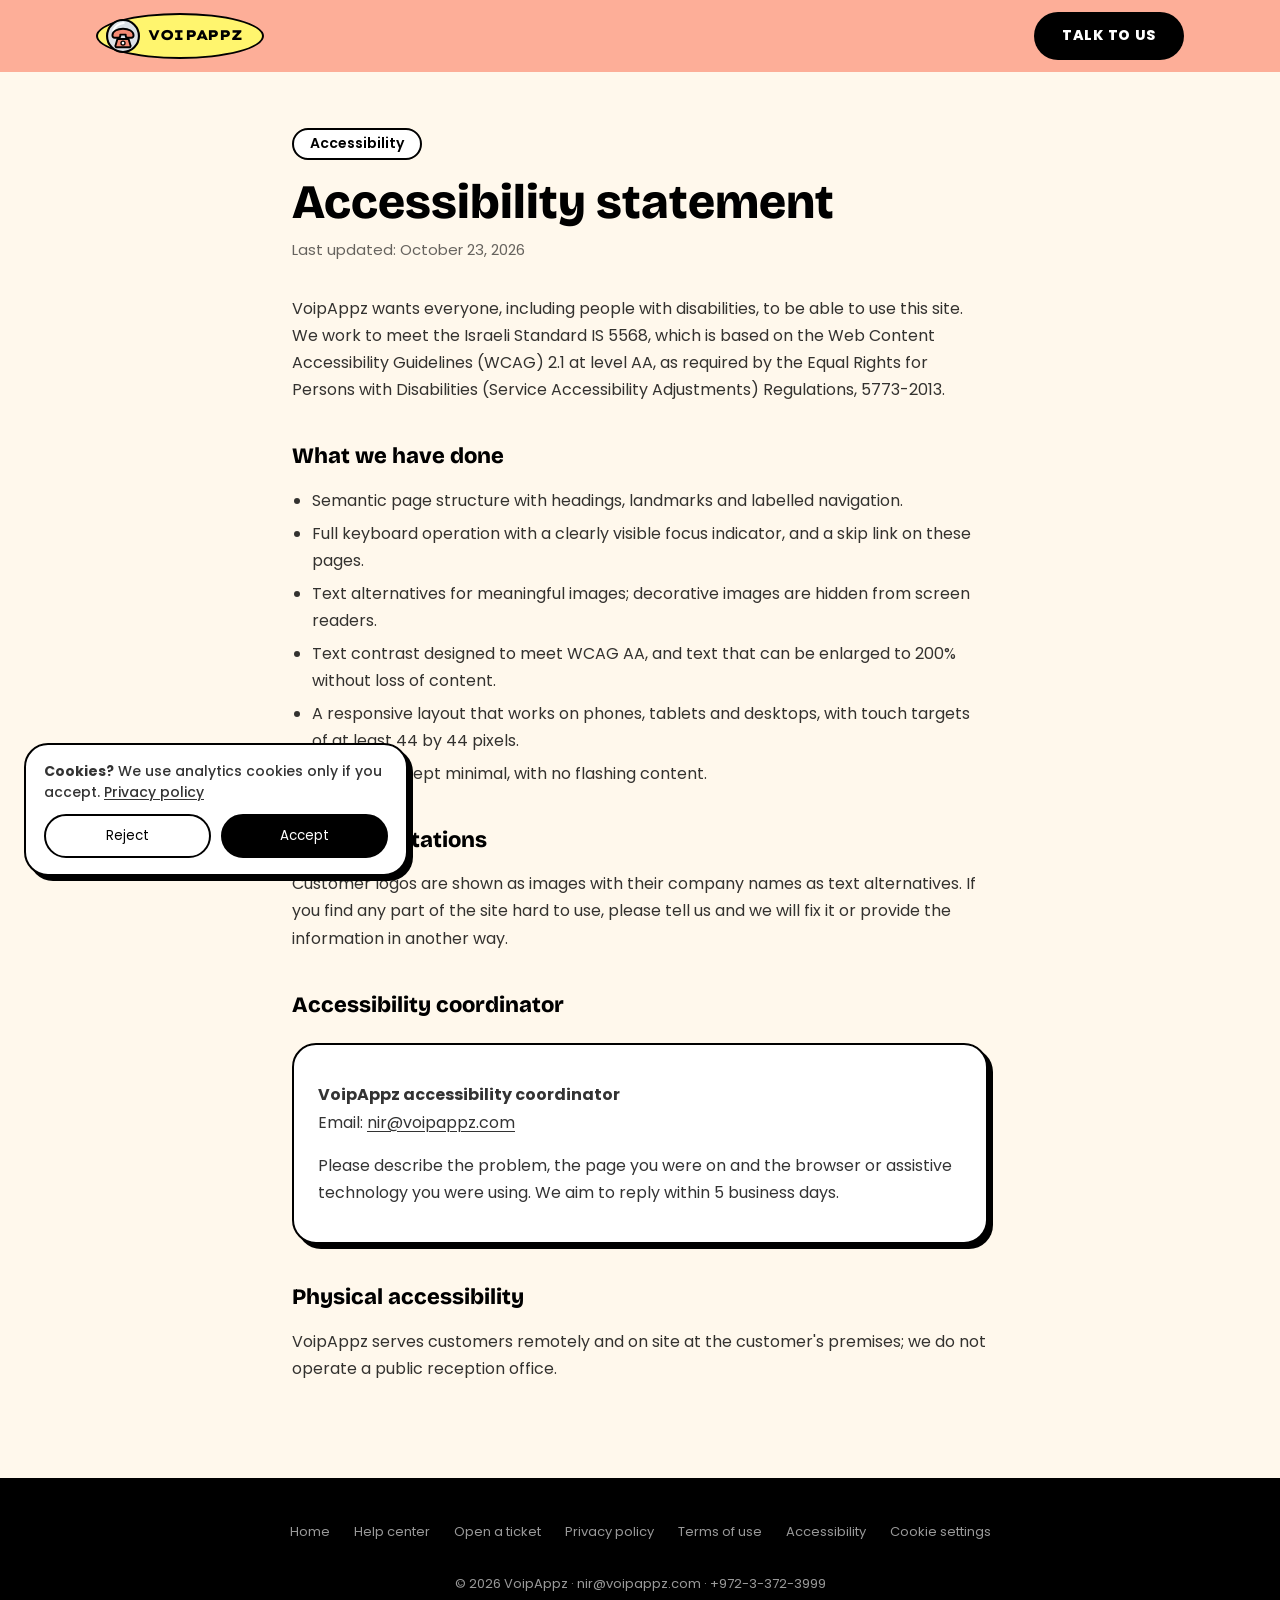
<file: accessibility.html>
<!doctype html>
<html lang="en">
  <head>
    <meta charset="UTF-8" /><meta http-equiv="Content-Security-Policy" content="default-src 'self'; script-src 'self' 'unsafe-inline' https://cloud.voipappz.io https://www.googletagmanager.com https://*.google-analytics.com; style-src 'self' 'unsafe-inline' https://fonts.googleapis.com; font-src 'self' data: https://fonts.gstatic.com; img-src 'self' data: https:; connect-src 'self' https://cloud.voipappz.io https://*.google-analytics.com https://www.googletagmanager.com; frame-src 'self'; object-src 'none'; base-uri 'self'; upgrade-insecure-requests" />
    <meta name="viewport" content="width=device-width, initial-scale=1.0" />
    <title>Accessibility statement — VoipAppz</title>
    <meta name="description" content="VoipAppz accessibility statement for voipappz.com." />
    <link rel="canonical" href="https://voipappz.com/accessibility.html" />
    <meta name="robots" content="index, follow" />
    <meta name="referrer" content="strict-origin-when-cross-origin" />
    <meta name="theme-color" content="#FDAE98" />
    <link rel="icon" href="/favicon.ico" sizes="48x48" />
    <link rel="icon" href="/images/icon.svg" type="image/svg+xml" />
    <link rel="apple-touch-icon" href="/images/apple-touch-icon.png" />
    <link rel="manifest" href="/site.webmanifest" />
    <link rel="stylesheet" href="/fonts/fonts.css" />
    <link rel="stylesheet" href="/legal.css" />
    <script src="/consent.js"></script>
  </head>
  <body>
    <a class="skip" href="#main">Skip to content</a>
    <header class="site-header"><div class="bar"><a href="/" class="brand-oval" aria-label="VoipAppz home"><img src="/images/badge.svg" alt="" width="34" height="34" />VOIPAPPZ</a><a href="mailto:nir@voipappz.com?subject=VoipAppz%20inquiry" class="btn-pill">Talk to us</a></div></header>
    <main id="main">
      <span class="eyebrow">Accessibility</span>
      <h1>Accessibility statement</h1>
      <p class="updated">Last updated: October 23, 2026</p>

      <p>VoipAppz wants everyone, including people with disabilities, to be able to use this site. We work to meet the Israeli Standard IS 5568, which is based on the Web Content Accessibility Guidelines (WCAG) 2.1 at level AA, as required by the Equal Rights for Persons with Disabilities (Service Accessibility Adjustments) Regulations, 5773-2013.</p>

      <h2>What we have done</h2>
      <ul>
        <li>Semantic page structure with headings, landmarks and labelled navigation.</li>
        <li>Full keyboard operation with a clearly visible focus indicator, and a skip link on these pages.</li>
        <li>Text alternatives for meaningful images; decorative images are hidden from screen readers.</li>
        <li>Text contrast designed to meet WCAG AA, and text that can be enlarged to 200% without loss of content.</li>
        <li>A responsive layout that works on phones, tablets and desktops, with touch targets of at least 44 by 44 pixels.</li>
        <li>Animations kept minimal, with no flashing content.</li>
      </ul>

      <h2>Known limitations</h2>
      <p>Customer logos are shown as images with their company names as text alternatives. If you find any part of the site hard to use, please tell us and we will fix it or provide the information in another way.</p>

      <h2>Accessibility coordinator</h2>
      <div class="card">
        <p><strong>VoipAppz accessibility coordinator</strong><br />
        Email: <a href="mailto:nir@voipappz.com?subject=Accessibility">nir@voipappz.com</a></p>
        <p>Please describe the problem, the page you were on and the browser or assistive technology you were using. We aim to reply within 5 business days.</p>
      </div>

      <h2>Physical accessibility</h2>
      <p>VoipAppz serves customers remotely and on site at the customer's premises; we do not operate a public reception office.</p>
    </main>
    <footer class="site-footer">
      <nav aria-label="Help and legal"><a href="/">Home</a><a href="https://voipappz.com/#support" rel="noopener">Help center</a><a href="mailto:support@voipappz.com?subject=VoipAppz%20support" rel="noopener">Open a ticket</a><a href="/privacy.html">Privacy policy</a><a href="/terms.html">Terms of use</a><a href="/accessibility.html">Accessibility</a><a href="#" data-cookie-settings>Cookie settings</a></nav>
      <p>© 2026 VoipAppz · <a href="mailto:nir@voipappz.com">nir@voipappz.com</a> · <a href="tel:+97233723999">+972-3-372-3999</a></p>
    </footer>
  </body>
</html>
</file>
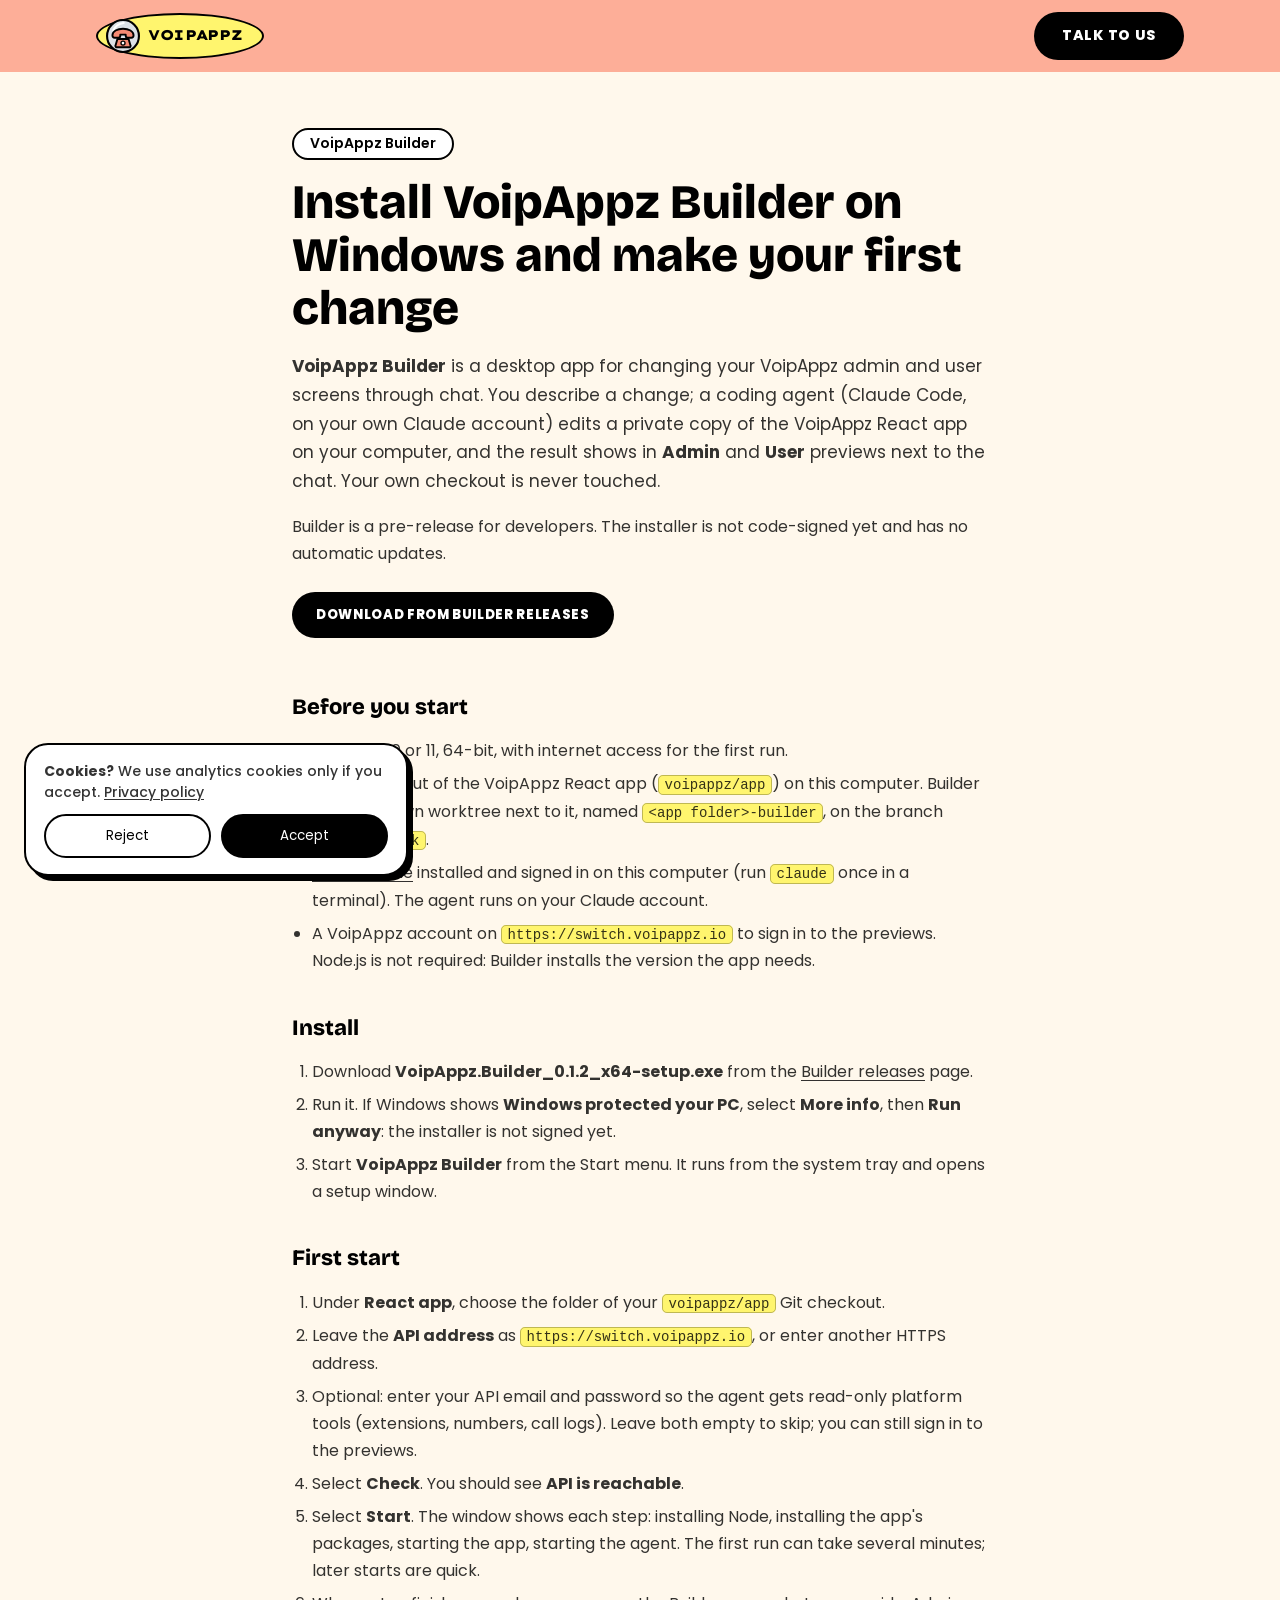
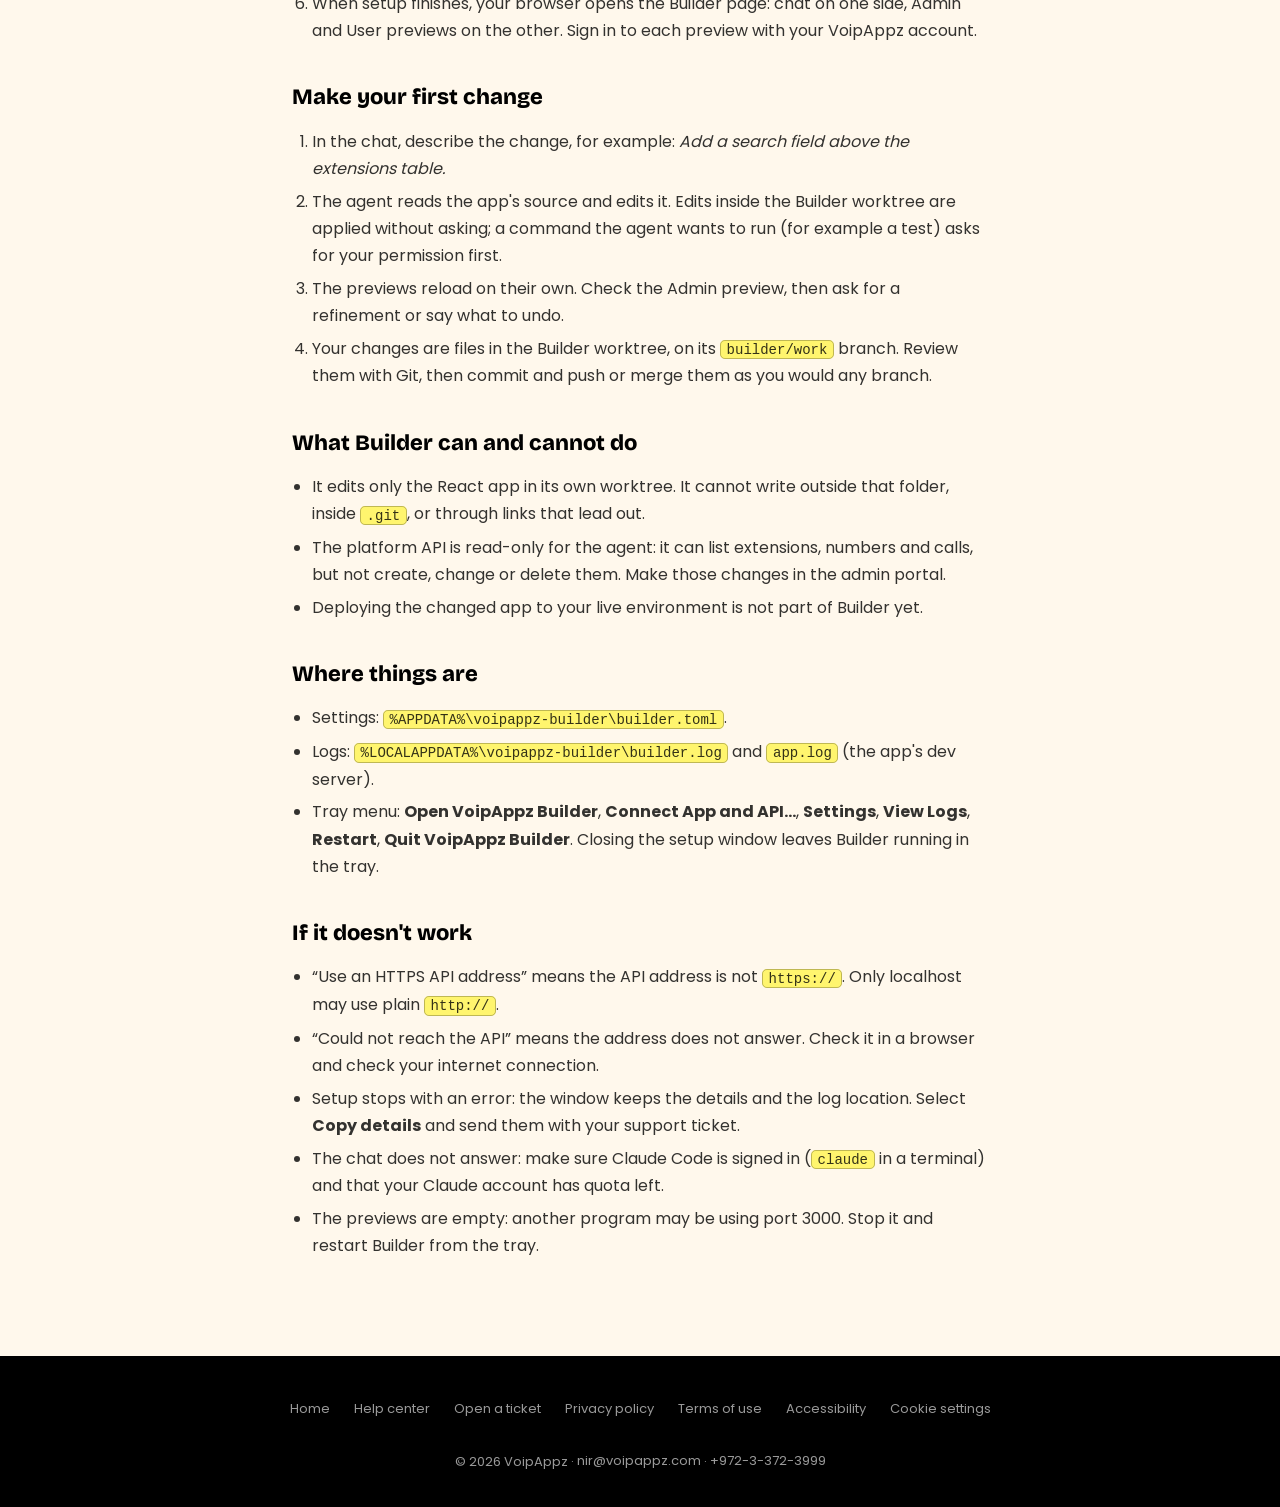
<file: builder-windows.html>
<!doctype html>
<html lang="en">
  <head>
    <meta charset="UTF-8" /><meta http-equiv="Content-Security-Policy" content="default-src 'self'; script-src 'self' 'unsafe-inline' https://cloud.voipappz.io https://www.googletagmanager.com https://*.google-analytics.com; style-src 'self' 'unsafe-inline' https://fonts.googleapis.com; font-src 'self' data: https://fonts.gstatic.com; img-src 'self' data: https:; connect-src 'self' https://cloud.voipappz.io https://*.google-analytics.com https://www.googletagmanager.com; frame-src 'self'; object-src 'none'; base-uri 'self'; upgrade-insecure-requests" />
    <meta name="viewport" content="width=device-width, initial-scale=1.0" />
    <title>Install VoipAppz Builder on Windows — VoipAppz</title>
    <meta name="description" content="Install VoipAppz Builder on Windows and make your first change: a desktop app that edits your VoipAppz admin and user screens through chat." />
    <link rel="canonical" href="https://voipappz.com/builder-windows.html" />
    <meta name="robots" content="index, follow" />
    <meta name="referrer" content="strict-origin-when-cross-origin" />
    <meta name="theme-color" content="#FDAE98" />
    <link rel="icon" href="/favicon.ico" sizes="48x48" />
    <link rel="icon" href="/images/icon.svg" type="image/svg+xml" />
    <link rel="apple-touch-icon" href="/images/apple-touch-icon.png" />
    <link rel="manifest" href="/site.webmanifest" />
    <link rel="stylesheet" href="/fonts/fonts.css" />
    <link rel="stylesheet" href="/legal.css" />
    <style>
      /* Numbered steps and inline code, specific to the developer guides. */
      main ol { padding-left: 1.25rem; }
      main ol li { color: rgb(0 0 0 / .8); }
      main ol li + li { margin-top: .35rem; }
      code { font-family: ui-monospace, "SF Mono", Menlo, Consolas, monospace; font-size: .875em; background: #FFF56E; border: 1px solid rgb(0 0 0 / .25); border-radius: .3rem; padding: .05rem .35rem; word-break: break-word; }
      .lede { font-size: 1.0625rem; }
      .btn-download { display: inline-flex; align-items: center; gap: .5rem; min-height: 44px; margin: .5rem 0 1rem; padding: .75rem 1.5rem; background: #000; color: #fff; border-radius: 9999px; font-weight: 800; font-size: .8125rem; letter-spacing: .05em; text-transform: uppercase; text-decoration: none; transition: transform .15s; }
      .btn-download:hover { transform: translateY(-2px); box-shadow: 4px 4px 0 0 #3CC39B; }
    </style>
    <script src="/consent.js"></script>
  </head>
  <body>
    <a class="skip" href="#main">Skip to content</a>
    <header class="site-header"><div class="bar"><a href="/" class="brand-oval" aria-label="VoipAppz home"><img src="/images/badge.svg" alt="" width="34" height="34" />VOIPAPPZ</a><a href="mailto:nir@voipappz.com?subject=VoipAppz%20inquiry" class="btn-pill">Talk to us</a></div></header>
    <main id="main">
      <span class="eyebrow">VoipAppz Builder</span>
      <h1>Install VoipAppz Builder on Windows and make your first change</h1>

      <p class="lede"><strong>VoipAppz Builder</strong> is a desktop app for changing your VoipAppz admin and user screens through chat. You describe a change; a coding agent (Claude Code, on your own Claude account) edits a private copy of the VoipAppz React app on your computer, and the result shows in <strong>Admin</strong> and <strong>User</strong> previews next to the chat. Your own checkout is never touched.</p>
      <p>Builder is a pre-release for developers. The installer is not code-signed yet and has no automatic updates.</p>

      <a class="btn-download" href="https://github.com/voipappz/builder/releases" rel="noopener">Download from Builder releases</a>

      <h2>Before you start</h2>
      <ul>
        <li>Windows 10 or 11, 64-bit, with internet access for the first run.</li>
        <li>A Git checkout of the VoipAppz React app (<code>voipappz/app</code>) on this computer. Builder makes its own worktree next to it, named <code>&lt;app folder&gt;-builder</code>, on the branch <code>builder/work</code>.</li>
        <li><a href="https://docs.anthropic.com/en/docs/claude-code" rel="noopener">Claude Code</a> installed and signed in on this computer (run <code>claude</code> once in a terminal). The agent runs on your Claude account.</li>
        <li>A VoipAppz account on <code>https://switch.voipappz.io</code> to sign in to the previews. Node.js is not required: Builder installs the version the app needs.</li>
      </ul>

      <h2>Install</h2>
      <ol>
        <li>Download <strong>VoipAppz.Builder_0.1.2_x64-setup.exe</strong> from the <a href="https://github.com/voipappz/builder/releases" rel="noopener">Builder releases</a> page.</li>
        <li>Run it. If Windows shows <strong>Windows protected your PC</strong>, select <strong>More info</strong>, then <strong>Run anyway</strong>: the installer is not signed yet.</li>
        <li>Start <strong>VoipAppz Builder</strong> from the Start menu. It runs from the system tray and opens a setup window.</li>
      </ol>

      <h2>First start</h2>
      <ol>
        <li>Under <strong>React app</strong>, choose the folder of your <code>voipappz/app</code> Git checkout.</li>
        <li>Leave the <strong>API address</strong> as <code>https://switch.voipappz.io</code>, or enter another HTTPS address.</li>
        <li>Optional: enter your API email and password so the agent gets read-only platform tools (extensions, numbers, call logs). Leave both empty to skip; you can still sign in to the previews.</li>
        <li>Select <strong>Check</strong>. You should see <strong>API is reachable</strong>.</li>
        <li>Select <strong>Start</strong>. The window shows each step: installing Node, installing the app's packages, starting the app, starting the agent. The first run can take several minutes; later starts are quick.</li>
        <li>When setup finishes, your browser opens the Builder page: chat on one side, Admin and User previews on the other. Sign in to each preview with your VoipAppz account.</li>
      </ol>

      <h2>Make your first change</h2>
      <ol>
        <li>In the chat, describe the change, for example: <em>Add a search field above the extensions table.</em></li>
        <li>The agent reads the app's source and edits it. Edits inside the Builder worktree are applied without asking; a command the agent wants to run (for example a test) asks for your permission first.</li>
        <li>The previews reload on their own. Check the Admin preview, then ask for a refinement or say what to undo.</li>
        <li>Your changes are files in the Builder worktree, on its <code>builder/work</code> branch. Review them with Git, then commit and push or merge them as you would any branch.</li>
      </ol>

      <h2>What Builder can and cannot do</h2>
      <ul>
        <li>It edits only the React app in its own worktree. It cannot write outside that folder, inside <code>.git</code>, or through links that lead out.</li>
        <li>The platform API is read-only for the agent: it can list extensions, numbers and calls, but not create, change or delete them. Make those changes in the admin portal.</li>
        <li>Deploying the changed app to your live environment is not part of Builder yet.</li>
      </ul>

      <h2>Where things are</h2>
      <ul>
        <li>Settings: <code>%APPDATA%\voipappz-builder\builder.toml</code>.</li>
        <li>Logs: <code>%LOCALAPPDATA%\voipappz-builder\builder.log</code> and <code>app.log</code> (the app's dev server).</li>
        <li>Tray menu: <strong>Open VoipAppz Builder</strong>, <strong>Connect App and API…</strong>, <strong>Settings</strong>, <strong>View Logs</strong>, <strong>Restart</strong>, <strong>Quit VoipAppz Builder</strong>. Closing the setup window leaves Builder running in the tray.</li>
      </ul>

      <h2>If it doesn't work</h2>
      <ul>
        <li>“Use an HTTPS API address” means the API address is not <code>https://</code>. Only localhost may use plain <code>http://</code>.</li>
        <li>“Could not reach the API” means the address does not answer. Check it in a browser and check your internet connection.</li>
        <li>Setup stops with an error: the window keeps the details and the log location. Select <strong>Copy details</strong> and send them with your support ticket.</li>
        <li>The chat does not answer: make sure Claude Code is signed in (<code>claude</code> in a terminal) and that your Claude account has quota left.</li>
        <li>The previews are empty: another program may be using port 3000. Stop it and restart Builder from the tray.</li>
      </ul>
    </main>
    <footer class="site-footer">
      <nav aria-label="Help and legal"><a href="/">Home</a><a href="https://voipappz.com/#support" rel="noopener">Help center</a><a href="mailto:support@voipappz.com?subject=VoipAppz%20support" rel="noopener">Open a ticket</a><a href="/privacy.html">Privacy policy</a><a href="/terms.html">Terms of use</a><a href="/accessibility.html">Accessibility</a><a href="#" data-cookie-settings>Cookie settings</a></nav>
      <p>© 2026 VoipAppz · <a href="mailto:nir@voipappz.com">nir@voipappz.com</a> · <a href="tel:+97233723999">+972-3-372-3999</a></p>
    </footer>
  </body>
</html>
</file>
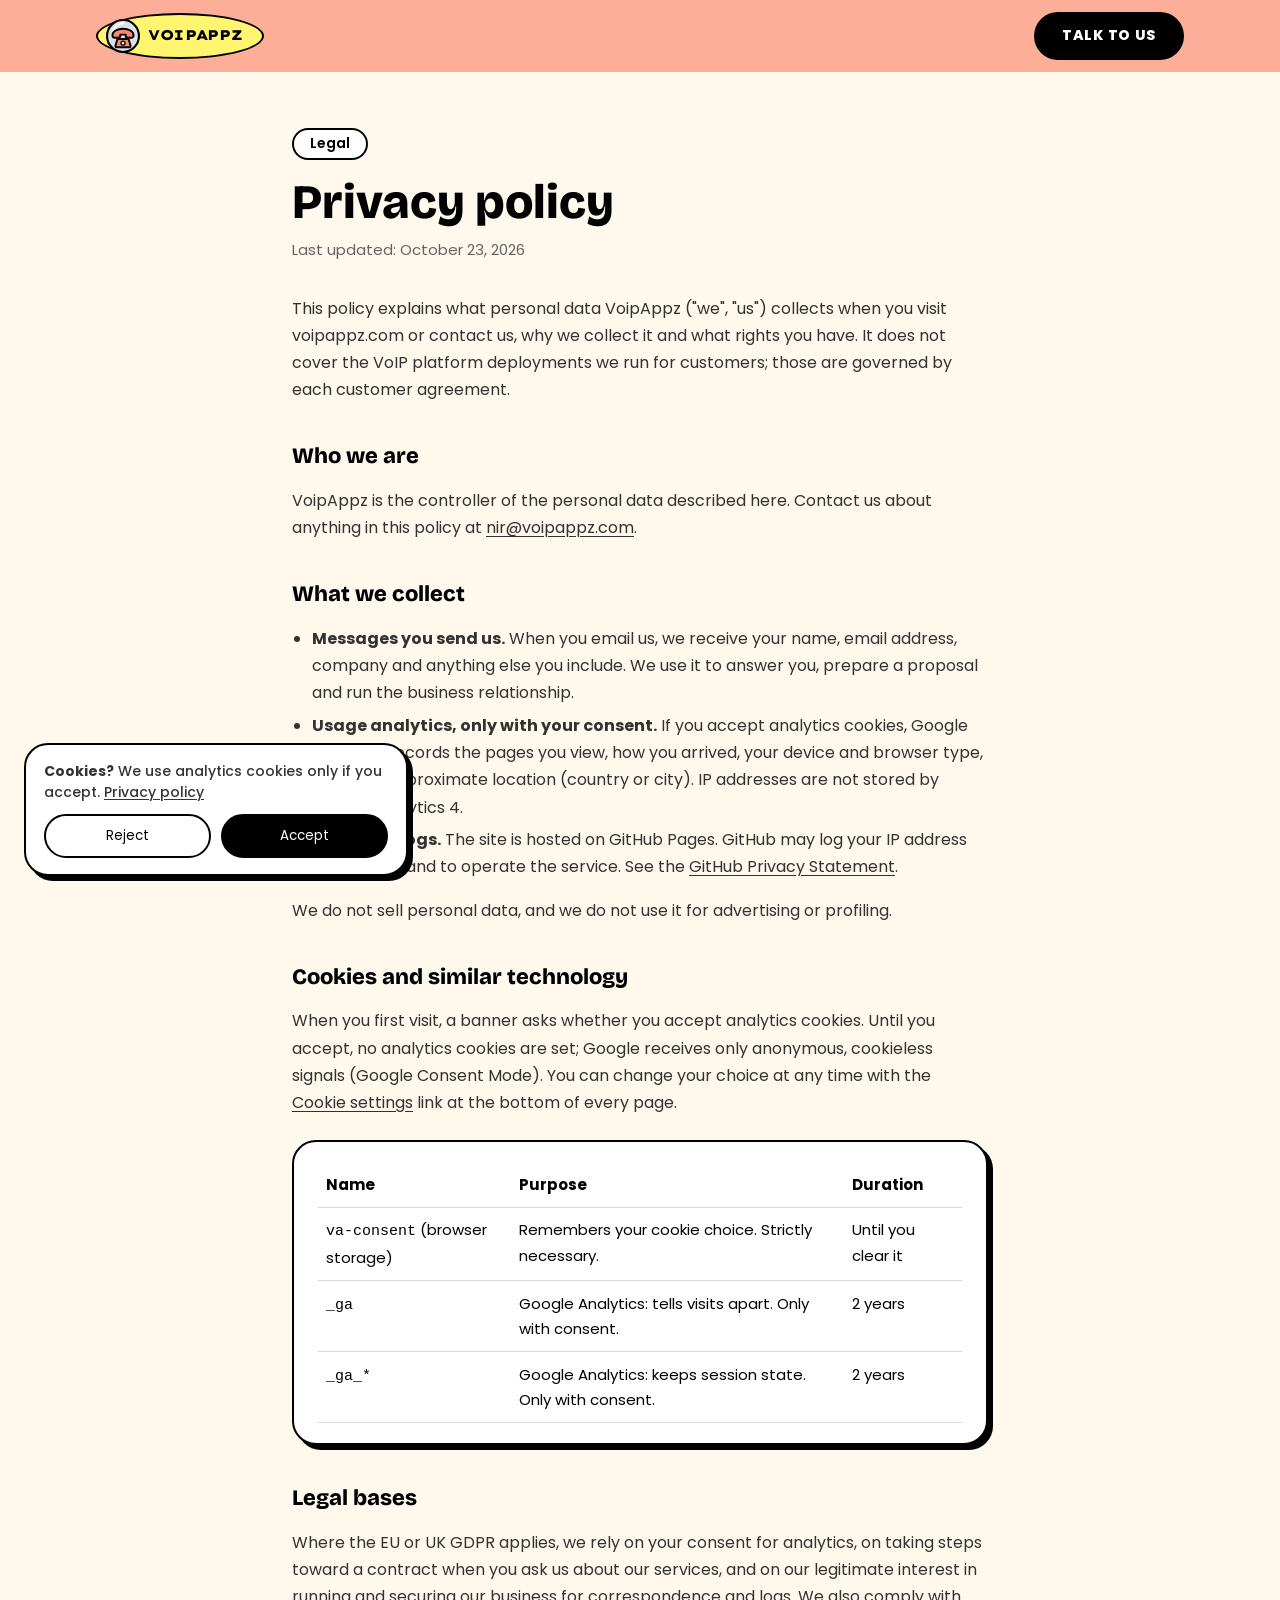
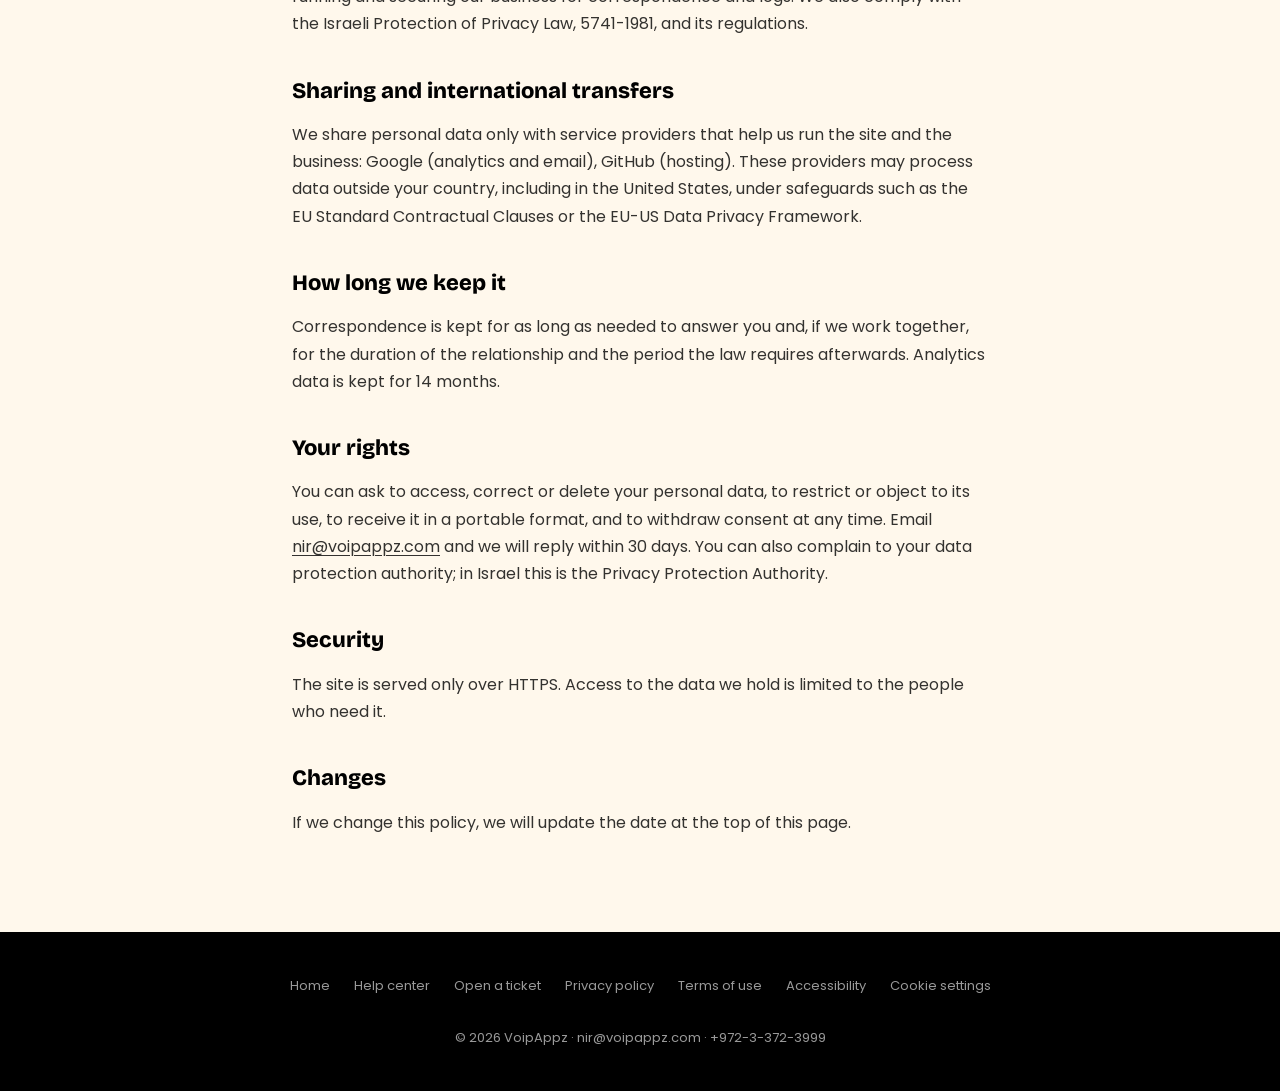
<file: privacy.html>
<!doctype html>
<html lang="en">
  <head>
    <meta charset="UTF-8" /><meta http-equiv="Content-Security-Policy" content="default-src 'self'; script-src 'self' 'unsafe-inline' https://cloud.voipappz.io https://www.googletagmanager.com https://*.google-analytics.com; style-src 'self' 'unsafe-inline' https://fonts.googleapis.com; font-src 'self' data: https://fonts.gstatic.com; img-src 'self' data: https:; connect-src 'self' https://cloud.voipappz.io https://*.google-analytics.com https://www.googletagmanager.com; frame-src 'self'; object-src 'none'; base-uri 'self'; upgrade-insecure-requests" />
    <meta name="viewport" content="width=device-width, initial-scale=1.0" />
    <title>Privacy policy — VoipAppz</title>
    <meta name="description" content="How VoipAppz collects, uses and protects personal data on voipappz.com." />
    <link rel="canonical" href="https://voipappz.com/privacy.html" />
    <meta name="robots" content="index, follow" />
    <meta name="referrer" content="strict-origin-when-cross-origin" />
    <meta name="theme-color" content="#FDAE98" />
    <link rel="icon" href="/favicon.ico" sizes="48x48" />
    <link rel="icon" href="/images/icon.svg" type="image/svg+xml" />
    <link rel="apple-touch-icon" href="/images/apple-touch-icon.png" />
    <link rel="manifest" href="/site.webmanifest" />
    <link rel="stylesheet" href="/fonts/fonts.css" />
    <link rel="stylesheet" href="/legal.css" />
    <script src="/consent.js"></script>
  </head>
  <body>
    <a class="skip" href="#main">Skip to content</a>
    <header class="site-header"><div class="bar"><a href="/" class="brand-oval" aria-label="VoipAppz home"><img src="/images/badge.svg" alt="" width="34" height="34" />VOIPAPPZ</a><a href="mailto:nir@voipappz.com?subject=VoipAppz%20inquiry" class="btn-pill">Talk to us</a></div></header>
    <main id="main">
      <span class="eyebrow">Legal</span>
      <h1>Privacy policy</h1>
      <p class="updated">Last updated: October 23, 2026</p>

      <p>This policy explains what personal data VoipAppz ("we", "us") collects when you visit voipappz.com or contact us, why we collect it and what rights you have. It does not cover the VoIP platform deployments we run for customers; those are governed by each customer agreement.</p>

      <h2>Who we are</h2>
      <p>VoipAppz is the controller of the personal data described here. Contact us about anything in this policy at <a href="mailto:nir@voipappz.com?subject=Privacy">nir@voipappz.com</a>.</p>

      <h2>What we collect</h2>
      <ul>
        <li><strong>Messages you send us.</strong> When you email us, we receive your name, email address, company and anything else you include. We use it to answer you, prepare a proposal and run the business relationship.</li>
        <li><strong>Usage analytics, only with your consent.</strong> If you accept analytics cookies, Google Analytics records the pages you view, how you arrived, your device and browser type, and your approximate location (country or city). IP addresses are not stored by Google Analytics 4.</li>
        <li><strong>Technical logs.</strong> The site is hosted on GitHub Pages. GitHub may log your IP address for security and to operate the service. See the <a href="https://docs.github.com/en/site-policy/privacy-policies/github-general-privacy-statement">GitHub Privacy Statement</a>.</li>
      </ul>
      <p>We do not sell personal data, and we do not use it for advertising or profiling.</p>

      <h2 id="cookies">Cookies and similar technology</h2>
      <p>When you first visit, a banner asks whether you accept analytics cookies. Until you accept, no analytics cookies are set; Google receives only anonymous, cookieless signals (Google Consent Mode). You can change your choice at any time with the <a href="#" data-cookie-settings>Cookie settings</a> link at the bottom of every page.</p>
      <div class="table-wrap card"><table>
        <thead><tr><th>Name</th><th>Purpose</th><th>Duration</th></tr></thead>
        <tbody>
          <tr><td><code>va-consent</code> (browser storage)</td><td>Remembers your cookie choice. Strictly necessary.</td><td>Until you clear it</td></tr>
          <tr><td><code>_ga</code></td><td>Google Analytics: tells visits apart. Only with consent.</td><td>2 years</td></tr>
          <tr><td><code>_ga_*</code></td><td>Google Analytics: keeps session state. Only with consent.</td><td>2 years</td></tr>
        </tbody>
      </table></div>

      <h2>Legal bases</h2>
      <p>Where the EU or UK GDPR applies, we rely on your consent for analytics, on taking steps toward a contract when you ask us about our services, and on our legitimate interest in running and securing our business for correspondence and logs. We also comply with the Israeli Protection of Privacy Law, 5741-1981, and its regulations.</p>

      <h2>Sharing and international transfers</h2>
      <p>We share personal data only with service providers that help us run the site and the business: Google (analytics and email), GitHub (hosting). These providers may process data outside your country, including in the United States, under safeguards such as the EU Standard Contractual Clauses or the EU-US Data Privacy Framework.</p>

      <h2>How long we keep it</h2>
      <p>Correspondence is kept for as long as needed to answer you and, if we work together, for the duration of the relationship and the period the law requires afterwards. Analytics data is kept for 14 months.</p>

      <h2>Your rights</h2>
      <p>You can ask to access, correct or delete your personal data, to restrict or object to its use, to receive it in a portable format, and to withdraw consent at any time. Email <a href="mailto:nir@voipappz.com?subject=Privacy%20request">nir@voipappz.com</a> and we will reply within 30 days. You can also complain to your data protection authority; in Israel this is the Privacy Protection Authority.</p>

      <h2>Security</h2>
      <p>The site is served only over HTTPS. Access to the data we hold is limited to the people who need it.</p>

      <h2>Changes</h2>
      <p>If we change this policy, we will update the date at the top of this page.</p>
    </main>
    <footer class="site-footer">
      <nav aria-label="Help and legal"><a href="/">Home</a><a href="https://voipappz.com/#support" rel="noopener">Help center</a><a href="mailto:support@voipappz.com?subject=VoipAppz%20support" rel="noopener">Open a ticket</a><a href="/privacy.html">Privacy policy</a><a href="/terms.html">Terms of use</a><a href="/accessibility.html">Accessibility</a><a href="#" data-cookie-settings>Cookie settings</a></nav>
      <p>© 2026 VoipAppz · <a href="mailto:nir@voipappz.com">nir@voipappz.com</a> · <a href="tel:+97233723999">+972-3-372-3999</a></p>
    </footer>
  </body>
</html>
</file>
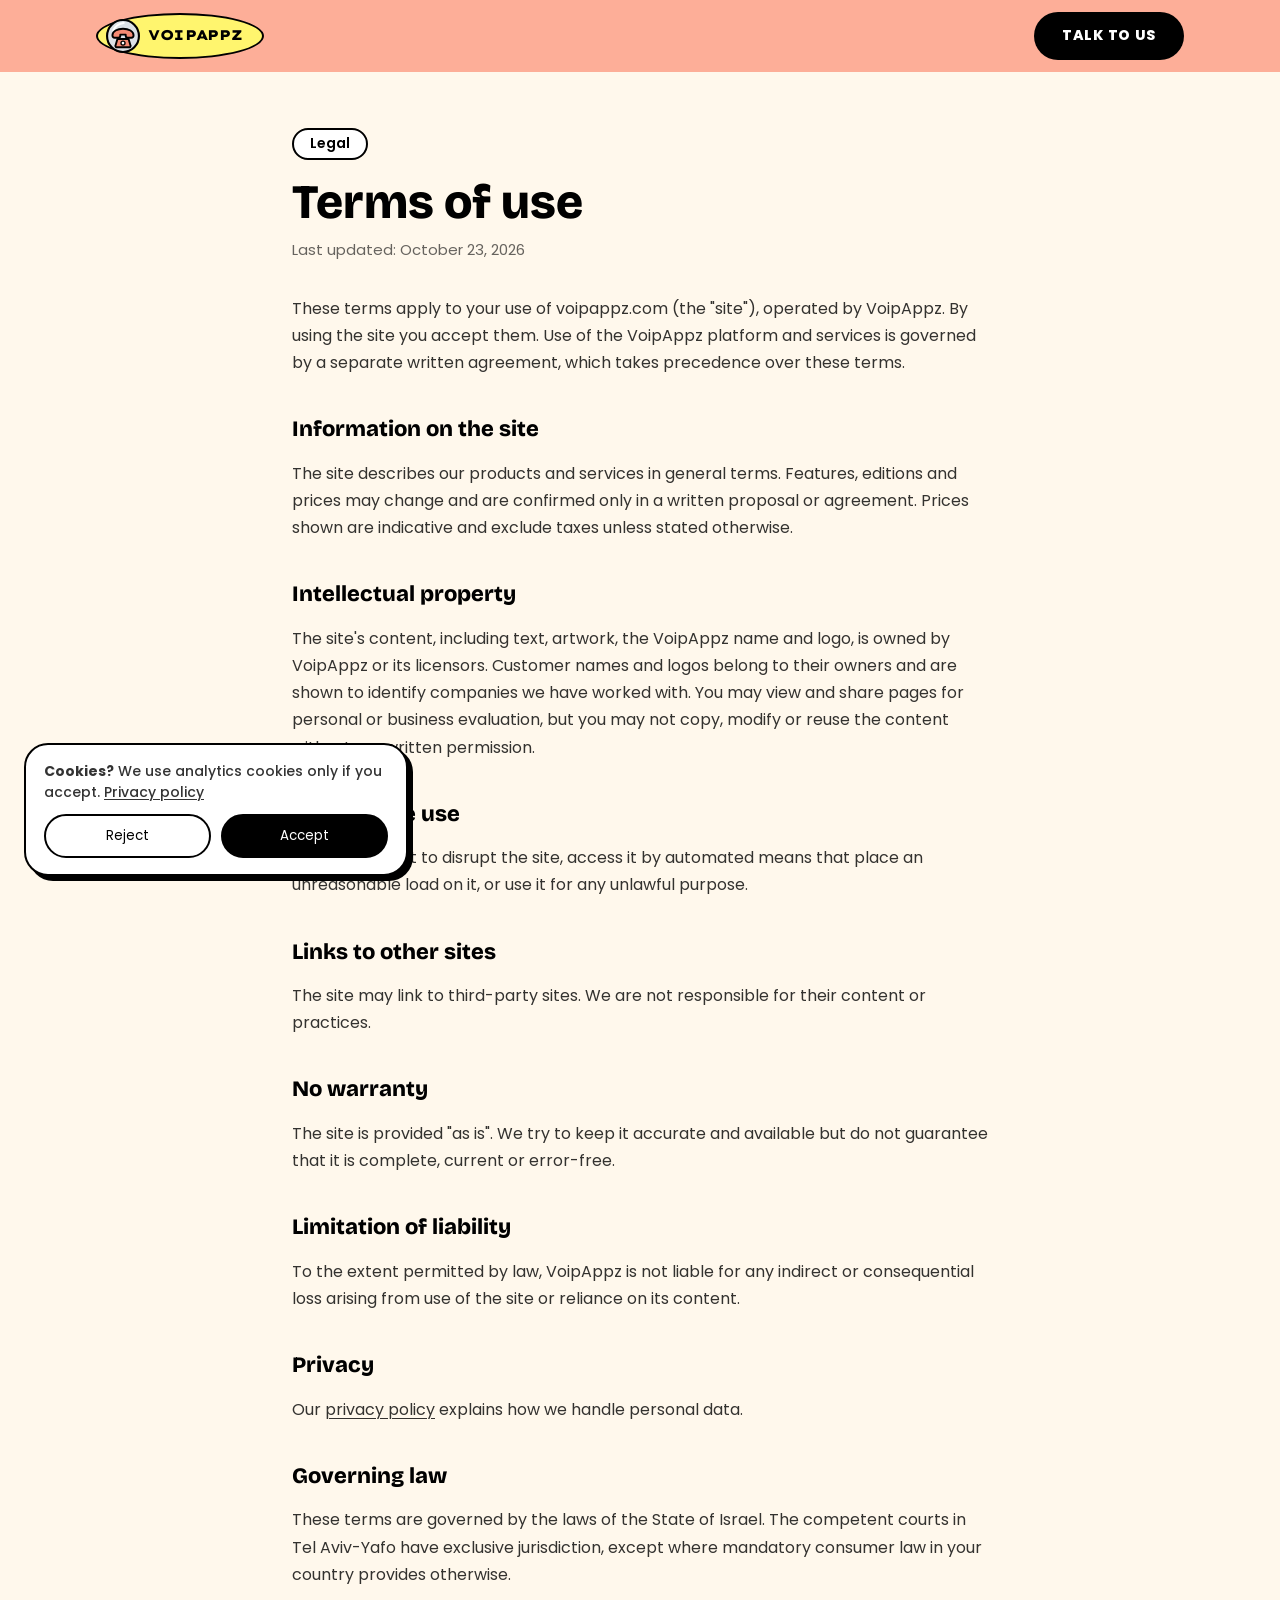
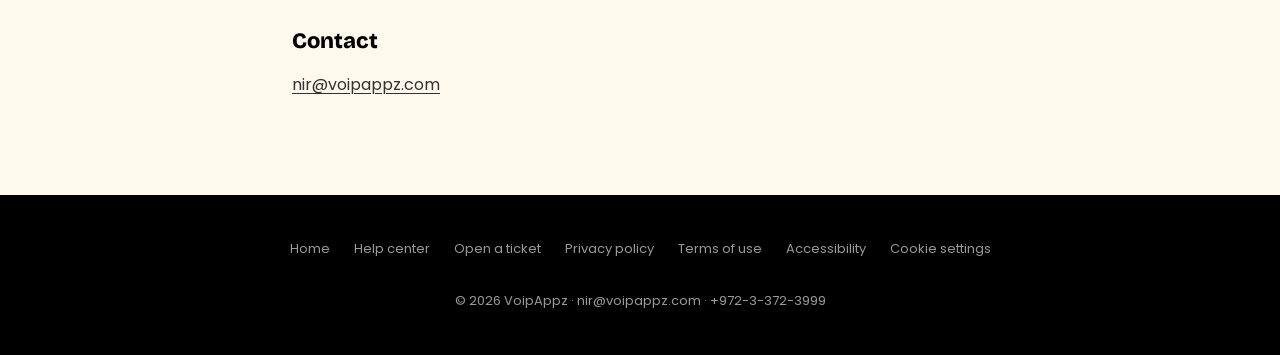
<file: terms.html>
<!doctype html>
<html lang="en">
  <head>
    <meta charset="UTF-8" /><meta http-equiv="Content-Security-Policy" content="default-src 'self'; script-src 'self' 'unsafe-inline' https://cloud.voipappz.io https://www.googletagmanager.com https://*.google-analytics.com; style-src 'self' 'unsafe-inline' https://fonts.googleapis.com; font-src 'self' data: https://fonts.gstatic.com; img-src 'self' data: https:; connect-src 'self' https://cloud.voipappz.io https://*.google-analytics.com https://www.googletagmanager.com; frame-src 'self'; object-src 'none'; base-uri 'self'; upgrade-insecure-requests" />
    <meta name="viewport" content="width=device-width, initial-scale=1.0" />
    <title>Terms of use — VoipAppz</title>
    <meta name="description" content="The terms that apply to using the voipappz.com website." />
    <link rel="canonical" href="https://voipappz.com/terms.html" />
    <meta name="robots" content="index, follow" />
    <meta name="referrer" content="strict-origin-when-cross-origin" />
    <meta name="theme-color" content="#FDAE98" />
    <link rel="icon" href="/favicon.ico" sizes="48x48" />
    <link rel="icon" href="/images/icon.svg" type="image/svg+xml" />
    <link rel="apple-touch-icon" href="/images/apple-touch-icon.png" />
    <link rel="manifest" href="/site.webmanifest" />
    <link rel="stylesheet" href="/fonts/fonts.css" />
    <link rel="stylesheet" href="/legal.css" />
    <script src="/consent.js"></script>
  </head>
  <body>
    <a class="skip" href="#main">Skip to content</a>
    <header class="site-header"><div class="bar"><a href="/" class="brand-oval" aria-label="VoipAppz home"><img src="/images/badge.svg" alt="" width="34" height="34" />VOIPAPPZ</a><a href="mailto:nir@voipappz.com?subject=VoipAppz%20inquiry" class="btn-pill">Talk to us</a></div></header>
    <main id="main">
      <span class="eyebrow">Legal</span>
      <h1>Terms of use</h1>
      <p class="updated">Last updated: October 23, 2026</p>

      <p>These terms apply to your use of voipappz.com (the "site"), operated by VoipAppz. By using the site you accept them. Use of the VoipAppz platform and services is governed by a separate written agreement, which takes precedence over these terms.</p>

      <h2>Information on the site</h2>
      <p>The site describes our products and services in general terms. Features, editions and prices may change and are confirmed only in a written proposal or agreement. Prices shown are indicative and exclude taxes unless stated otherwise.</p>

      <h2>Intellectual property</h2>
      <p>The site's content, including text, artwork, the VoipAppz name and logo, is owned by VoipAppz or its licensors. Customer names and logos belong to their owners and are shown to identify companies we have worked with. You may view and share pages for personal or business evaluation, but you may not copy, modify or reuse the content without our written permission.</p>

      <h2>Acceptable use</h2>
      <p>Do not attempt to disrupt the site, access it by automated means that place an unreasonable load on it, or use it for any unlawful purpose.</p>

      <h2>Links to other sites</h2>
      <p>The site may link to third-party sites. We are not responsible for their content or practices.</p>

      <h2>No warranty</h2>
      <p>The site is provided "as is". We try to keep it accurate and available but do not guarantee that it is complete, current or error-free.</p>

      <h2>Limitation of liability</h2>
      <p>To the extent permitted by law, VoipAppz is not liable for any indirect or consequential loss arising from use of the site or reliance on its content.</p>

      <h2>Privacy</h2>
      <p>Our <a href="/privacy.html">privacy policy</a> explains how we handle personal data.</p>

      <h2>Governing law</h2>
      <p>These terms are governed by the laws of the State of Israel. The competent courts in Tel Aviv-Yafo have exclusive jurisdiction, except where mandatory consumer law in your country provides otherwise.</p>

      <h2>Contact</h2>
      <p><a href="mailto:nir@voipappz.com?subject=Terms%20of%20use">nir@voipappz.com</a></p>
    </main>
    <footer class="site-footer">
      <nav aria-label="Help and legal"><a href="/">Home</a><a href="https://voipappz.com/#support" rel="noopener">Help center</a><a href="mailto:support@voipappz.com?subject=VoipAppz%20support" rel="noopener">Open a ticket</a><a href="/privacy.html">Privacy policy</a><a href="/terms.html">Terms of use</a><a href="/accessibility.html">Accessibility</a><a href="#" data-cookie-settings>Cookie settings</a></nav>
      <p>© 2026 VoipAppz · <a href="mailto:nir@voipappz.com">nir@voipappz.com</a> · <a href="tel:+97233723999">+972-3-372-3999</a></p>
    </footer>
  </body>
</html>
</file>
<file: fonts/fonts.css>
/* latin-ext */
@font-face {
  font-family: 'Bricolage Grotesque';
  font-style: normal;
  font-weight: 700;
  font-stretch: 100%;
  font-display: swap;
  src: url(bricolage-grotesque-latin-ext-0.woff2) format('woff2');
  unicode-range: U+0100-02BA, U+02BD-02C5, U+02C7-02CC, U+02CE-02D7, U+02DD-02FF, U+0304, U+0308, U+0329, U+1D00-1DBF, U+1E00-1E9F, U+1EF2-1EFF, U+2020, U+20A0-20AB, U+20AD-20C4, U+2113, U+2C60-2C7F, U+A720-A7FF;
}
/* latin */
@font-face {
  font-family: 'Bricolage Grotesque';
  font-style: normal;
  font-weight: 700;
  font-stretch: 100%;
  font-display: swap;
  src: url(bricolage-grotesque-latin-1.woff2) format('woff2');
  unicode-range: U+0000-00FF, U+0131, U+0152-0153, U+02BB-02BC, U+02C6, U+02DA, U+02DC, U+0304, U+0308, U+0329, U+2000-206F, U+20AC, U+2122, U+2191, U+2193, U+2212, U+2215, U+FEFF, U+FFFD;
}
/* latin-ext */
@font-face {
  font-family: 'Bricolage Grotesque';
  font-style: normal;
  font-weight: 800;
  font-stretch: 100%;
  font-display: swap;
  src: url(bricolage-grotesque-latin-ext-0.woff2) format('woff2');
  unicode-range: U+0100-02BA, U+02BD-02C5, U+02C7-02CC, U+02CE-02D7, U+02DD-02FF, U+0304, U+0308, U+0329, U+1D00-1DBF, U+1E00-1E9F, U+1EF2-1EFF, U+2020, U+20A0-20AB, U+20AD-20C4, U+2113, U+2C60-2C7F, U+A720-A7FF;
}
/* latin */
@font-face {
  font-family: 'Bricolage Grotesque';
  font-style: normal;
  font-weight: 800;
  font-stretch: 100%;
  font-display: swap;
  src: url(bricolage-grotesque-latin-1.woff2) format('woff2');
  unicode-range: U+0000-00FF, U+0131, U+0152-0153, U+02BB-02BC, U+02C6, U+02DA, U+02DC, U+0304, U+0308, U+0329, U+2000-206F, U+20AC, U+2122, U+2191, U+2193, U+2212, U+2215, U+FEFF, U+FFFD;
}
/* latin-ext */
@font-face {
  font-family: 'Lexend Mega';
  font-style: normal;
  font-weight: 600;
  font-display: swap;
  src: url(lexend-mega-latin-ext-2.woff2) format('woff2');
  unicode-range: U+0100-02BA, U+02BD-02C5, U+02C7-02CC, U+02CE-02D7, U+02DD-02FF, U+0304, U+0308, U+0329, U+1D00-1DBF, U+1E00-1E9F, U+1EF2-1EFF, U+2020, U+20A0-20AB, U+20AD-20C4, U+2113, U+2C60-2C7F, U+A720-A7FF;
}
/* latin */
@font-face {
  font-family: 'Lexend Mega';
  font-style: normal;
  font-weight: 600;
  font-display: swap;
  src: url(lexend-mega-latin-3.woff2) format('woff2');
  unicode-range: U+0000-00FF, U+0131, U+0152-0153, U+02BB-02BC, U+02C6, U+02DA, U+02DC, U+0304, U+0308, U+0329, U+2000-206F, U+20AC, U+2122, U+2191, U+2193, U+2212, U+2215, U+FEFF, U+FFFD;
}
/* latin-ext */
@font-face {
  font-family: 'Lexend Mega';
  font-style: normal;
  font-weight: 800;
  font-display: swap;
  src: url(lexend-mega-latin-ext-2.woff2) format('woff2');
  unicode-range: U+0100-02BA, U+02BD-02C5, U+02C7-02CC, U+02CE-02D7, U+02DD-02FF, U+0304, U+0308, U+0329, U+1D00-1DBF, U+1E00-1E9F, U+1EF2-1EFF, U+2020, U+20A0-20AB, U+20AD-20C4, U+2113, U+2C60-2C7F, U+A720-A7FF;
}
/* latin */
@font-face {
  font-family: 'Lexend Mega';
  font-style: normal;
  font-weight: 800;
  font-display: swap;
  src: url(lexend-mega-latin-3.woff2) format('woff2');
  unicode-range: U+0000-00FF, U+0131, U+0152-0153, U+02BB-02BC, U+02C6, U+02DA, U+02DC, U+0304, U+0308, U+0329, U+2000-206F, U+20AC, U+2122, U+2191, U+2193, U+2212, U+2215, U+FEFF, U+FFFD;
}
/* latin-ext */
@font-face {
  font-family: 'Poppins';
  font-style: normal;
  font-weight: 400;
  font-display: swap;
  src: url(poppins-latin-ext-4.woff2) format('woff2');
  unicode-range: U+0100-02BA, U+02BD-02C5, U+02C7-02CC, U+02CE-02D7, U+02DD-02FF, U+0304, U+0308, U+0329, U+1D00-1DBF, U+1E00-1E9F, U+1EF2-1EFF, U+2020, U+20A0-20AB, U+20AD-20C4, U+2113, U+2C60-2C7F, U+A720-A7FF;
}
/* latin */
@font-face {
  font-family: 'Poppins';
  font-style: normal;
  font-weight: 400;
  font-display: swap;
  src: url(poppins-latin-5.woff2) format('woff2');
  unicode-range: U+0000-00FF, U+0131, U+0152-0153, U+02BB-02BC, U+02C6, U+02DA, U+02DC, U+0304, U+0308, U+0329, U+2000-206F, U+20AC, U+2122, U+2191, U+2193, U+2212, U+2215, U+FEFF, U+FFFD;
}
/* latin-ext */
@font-face {
  font-family: 'Poppins';
  font-style: normal;
  font-weight: 500;
  font-display: swap;
  src: url(poppins-latin-ext-6.woff2) format('woff2');
  unicode-range: U+0100-02BA, U+02BD-02C5, U+02C7-02CC, U+02CE-02D7, U+02DD-02FF, U+0304, U+0308, U+0329, U+1D00-1DBF, U+1E00-1E9F, U+1EF2-1EFF, U+2020, U+20A0-20AB, U+20AD-20C4, U+2113, U+2C60-2C7F, U+A720-A7FF;
}
/* latin */
@font-face {
  font-family: 'Poppins';
  font-style: normal;
  font-weight: 500;
  font-display: swap;
  src: url(poppins-latin-7.woff2) format('woff2');
  unicode-range: U+0000-00FF, U+0131, U+0152-0153, U+02BB-02BC, U+02C6, U+02DA, U+02DC, U+0304, U+0308, U+0329, U+2000-206F, U+20AC, U+2122, U+2191, U+2193, U+2212, U+2215, U+FEFF, U+FFFD;
}
/* latin-ext */
@font-face {
  font-family: 'Poppins';
  font-style: normal;
  font-weight: 600;
  font-display: swap;
  src: url(poppins-latin-ext-8.woff2) format('woff2');
  unicode-range: U+0100-02BA, U+02BD-02C5, U+02C7-02CC, U+02CE-02D7, U+02DD-02FF, U+0304, U+0308, U+0329, U+1D00-1DBF, U+1E00-1E9F, U+1EF2-1EFF, U+2020, U+20A0-20AB, U+20AD-20C4, U+2113, U+2C60-2C7F, U+A720-A7FF;
}
/* latin */
@font-face {
  font-family: 'Poppins';
  font-style: normal;
  font-weight: 600;
  font-display: swap;
  src: url(poppins-latin-9.woff2) format('woff2');
  unicode-range: U+0000-00FF, U+0131, U+0152-0153, U+02BB-02BC, U+02C6, U+02DA, U+02DC, U+0304, U+0308, U+0329, U+2000-206F, U+20AC, U+2122, U+2191, U+2193, U+2212, U+2215, U+FEFF, U+FFFD;
}
/* latin-ext */
@font-face {
  font-family: 'Poppins';
  font-style: normal;
  font-weight: 700;
  font-display: swap;
  src: url(poppins-latin-ext-10.woff2) format('woff2');
  unicode-range: U+0100-02BA, U+02BD-02C5, U+02C7-02CC, U+02CE-02D7, U+02DD-02FF, U+0304, U+0308, U+0329, U+1D00-1DBF, U+1E00-1E9F, U+1EF2-1EFF, U+2020, U+20A0-20AB, U+20AD-20C4, U+2113, U+2C60-2C7F, U+A720-A7FF;
}
/* latin */
@font-face {
  font-family: 'Poppins';
  font-style: normal;
  font-weight: 700;
  font-display: swap;
  src: url(poppins-latin-11.woff2) format('woff2');
  unicode-range: U+0000-00FF, U+0131, U+0152-0153, U+02BB-02BC, U+02C6, U+02DA, U+02DC, U+0304, U+0308, U+0329, U+2000-206F, U+20AC, U+2122, U+2191, U+2193, U+2212, U+2215, U+FEFF, U+FFFD;
}
/* latin-ext */
@font-face {
  font-family: 'Poppins';
  font-style: normal;
  font-weight: 800;
  font-display: swap;
  src: url(poppins-latin-ext-12.woff2) format('woff2');
  unicode-range: U+0100-02BA, U+02BD-02C5, U+02C7-02CC, U+02CE-02D7, U+02DD-02FF, U+0304, U+0308, U+0329, U+1D00-1DBF, U+1E00-1E9F, U+1EF2-1EFF, U+2020, U+20A0-20AB, U+20AD-20C4, U+2113, U+2C60-2C7F, U+A720-A7FF;
}
/* latin */
@font-face {
  font-family: 'Poppins';
  font-style: normal;
  font-weight: 800;
  font-display: swap;
  src: url(poppins-latin-13.woff2) format('woff2');
  unicode-range: U+0000-00FF, U+0131, U+0152-0153, U+02BB-02BC, U+02C6, U+02DA, U+02DC, U+0304, U+0308, U+0329, U+2000-206F, U+20AC, U+2122, U+2191, U+2193, U+2212, U+2215, U+FEFF, U+FFFD;
}
</file>
<file: style.css>
*,:before,:after,::backdrop{--tw-border-spacing-x:0;--tw-border-spacing-y:0;--tw-translate-x:0;--tw-translate-y:0;--tw-rotate:0;--tw-skew-x:0;--tw-skew-y:0;--tw-scale-x:1;--tw-scale-y:1;--tw-pan-x: ;--tw-pan-y: ;--tw-pinch-zoom: ;--tw-scroll-snap-strictness:proximity;--tw-gradient-from-position: ;--tw-gradient-via-position: ;--tw-gradient-to-position: ;--tw-ordinal: ;--tw-slashed-zero: ;--tw-numeric-figure: ;--tw-numeric-spacing: ;--tw-numeric-fraction: ;--tw-ring-inset: ;--tw-ring-offset-width:0px;--tw-ring-offset-color:#fff;--tw-ring-color:#3b82f680;--tw-ring-offset-shadow:0 0 #0000;--tw-ring-shadow:0 0 #0000;--tw-shadow:0 0 #0000;--tw-shadow-colored:0 0 #0000;--tw-blur: ;--tw-brightness: ;--tw-contrast: ;--tw-grayscale: ;--tw-hue-rotate: ;--tw-invert: ;--tw-saturate: ;--tw-sepia: ;--tw-drop-shadow: ;--tw-backdrop-blur: ;--tw-backdrop-brightness: ;--tw-backdrop-contrast: ;--tw-backdrop-grayscale: ;--tw-backdrop-hue-rotate: ;--tw-backdrop-invert: ;--tw-backdrop-opacity: ;--tw-backdrop-saturate: ;--tw-backdrop-sepia: ;--tw-contain-size: ;--tw-contain-layout: ;--tw-contain-paint: ;--tw-contain-style: }*,:before,:after{box-sizing:border-box;border:0 solid #e5e7eb}:before,:after{--tw-content:""}html,:host{-webkit-text-size-adjust:100%;tab-size:4;font-feature-settings:normal;font-variation-settings:normal;-webkit-tap-highlight-color:transparent;font-family:ui-sans-serif,system-ui,sans-serif,Apple Color Emoji,Segoe UI Emoji,Segoe UI Symbol,Noto Color Emoji;line-height:1.5}body{line-height:inherit;margin:0}hr{height:0;color:inherit;border-top-width:1px}abbr:where([title]){-webkit-text-decoration:underline dotted;text-decoration:underline dotted}h1,h2,h3,h4,h5,h6{font-size:inherit;font-weight:inherit}a{color:inherit;-webkit-text-decoration:inherit;text-decoration:inherit}b,strong{font-weight:bolder}code,kbd,samp,pre{font-family:var(--font-mono);font-feature-settings:normal;font-variation-settings:normal;font-size:1em}small{font-size:80%}sub,sup{vertical-align:baseline;font-size:75%;line-height:0;position:relative}sub{bottom:-.25em}sup{top:-.5em}table{text-indent:0;border-color:inherit;border-collapse:collapse}button,input,optgroup,select,textarea{font-feature-settings:inherit;font-variation-settings:inherit;font-family:inherit;font-size:100%;font-weight:inherit;line-height:inherit;letter-spacing:inherit;color:inherit;margin:0;padding:0}button,select{text-transform:none}button,input:where([type=button]),input:where([type=reset]),input:where([type=submit]){-webkit-appearance:button;background-color:#0000;background-image:none}:-moz-focusring{outline:auto}:-moz-ui-invalid{box-shadow:none}progress{vertical-align:baseline}::-webkit-inner-spin-button{height:auto}::-webkit-outer-spin-button{height:auto}[type=search]{-webkit-appearance:textfield;outline-offset:-2px}::-webkit-search-decoration{-webkit-appearance:none}::-webkit-file-upload-button{-webkit-appearance:button;font:inherit}summary{display:list-item}blockquote,dl,dd,h1,h2,h3,h4,h5,h6,hr,figure,p,pre{margin:0}fieldset{margin:0;padding:0}legend{padding:0}ol,ul,menu{margin:0;padding:0;list-style:none}dialog{padding:0}textarea{resize:vertical}input::-moz-placeholder{opacity:1;color:#9ca3af}textarea::-moz-placeholder{opacity:1;color:#9ca3af}input::placeholder,textarea::placeholder{opacity:1;color:#9ca3af}button,[role=button]{cursor:pointer}:disabled{cursor:default}img,svg,video,canvas,audio,iframe,embed,object{vertical-align:middle;display:block}img,video{max-width:100%;height:auto}[hidden]:where(:not([hidden=until-found])){display:none}:root{--background:37 100% 96%;--foreground:0 0% 4%;--card:0 0% 100%;--card-foreground:0 0% 4%;--popover:0 0% 100%;--popover-foreground:0 0% 4%;--primary:0 0% 4%;--primary-foreground:0 0% 100%;--secondary:57 100% 72%;--secondary-foreground:0 0% 4%;--muted:37 60% 92%;--muted-foreground:0 0% 25%;--accent:162 53% 50%;--accent-foreground:0 0% 4%;--destructive:0 84.2% 60.2%;--destructive-foreground:0 0% 98%;--border:0 0% 4%;--input:0 0% 4%;--ring:0 0% 4%;--radius:1.25rem;--font-heading:"Bricolage Grotesque", "Poppins", sans-serif;--font-body:"Poppins", sans-serif;--font-display:"Lexend Mega", sans-serif;--font-mono:ui-monospace, SFMono-Regular, Menlo, monospace}*{border-color:hsl(var(--border))}html{scroll-behavior:smooth}body{background-color:hsl(var(--background));font-family:var(--font-body);color:hsl(var(--foreground));-webkit-font-smoothing:antialiased;-moz-osx-font-smoothing:grayscale}h1,h2,h3{font-family:var(--font-heading);letter-spacing:-.03em}.container{width:100%}@media (width>=640px){.container{max-width:640px}}@media (width>=768px){.container{max-width:768px}}@media (width>=1024px){.container{max-width:1024px}}@media (width>=1280px){.container{max-width:1280px}}@media (width>=1536px){.container{max-width:1536px}}.sticker{--tw-border-opacity:1;border-width:2.5px;border-color:rgb(0 0 0/var(--tw-border-opacity,1));--tw-shadow:5px 5px 0 0 #000;--tw-shadow-colored:5px 5px 0 0 var(--tw-shadow-color);box-shadow:var(--tw-ring-offset-shadow,0 0 #0000), var(--tw-ring-shadow,0 0 #0000), var(--tw-shadow);border-radius:1.5rem}.btn-pill{--tw-bg-opacity:1;background-color:rgb(0 0 0/var(--tw-bg-opacity,1));--tw-text-opacity:1;color:rgb(255 255 255/var(--tw-text-opacity,1));border-radius:9999px;align-items:center;gap:.5rem;padding:.875rem 1.75rem;font-weight:600;transition-property:transform;transition-duration:.15s;transition-timing-function:cubic-bezier(.4,0,.2,1);display:inline-flex}.btn-pill:hover{--tw-translate-y:-.125rem;transform:translate(var(--tw-translate-x), var(--tw-translate-y)) rotate(var(--tw-rotate)) skewX(var(--tw-skew-x)) skewY(var(--tw-skew-y)) scaleX(var(--tw-scale-x)) scaleY(var(--tw-scale-y));--tw-shadow:4px 4px 0 0 #3cc39b;--tw-shadow-colored:4px 4px 0 0 var(--tw-shadow-color);box-shadow:var(--tw-ring-offset-shadow,0 0 #0000), var(--tw-ring-shadow,0 0 #0000), var(--tw-shadow)}.stars-bg{background-image:linear-gradient(#fff5 1.5px,#0000 1.5px),linear-gradient(90deg,#fff5 1.5px,#0000 1.5px);background-size:150px 150px}.sr-only{clip:rect(0, 0, 0, 0);white-space:nowrap;border-width:0;width:1px;height:1px;margin:-1px;padding:0;position:absolute;overflow:hidden}.pointer-events-none{pointer-events:none}.pointer-events-auto{pointer-events:auto}.visible{visibility:visible}.invisible{visibility:hidden}.static{position:static}.fixed{position:fixed}.absolute{position:absolute}.relative{position:relative}.sticky{position:sticky}.-inset-4{inset:-1rem}.inset-0{inset:0}.inset-x-0{left:0;right:0}.inset-y-0{top:0;bottom:0}.-bottom-12{bottom:-3rem}.-left-12{left:-3rem}.-right-12{right:-3rem}.-top-12{top:-3rem}.-top-4{top:-1rem}.-top-6{top:-1.5rem}.bottom-0{bottom:0}.bottom-\[16\%\]{bottom:16%}.bottom-\[18\%\]{bottom:18%}.bottom-\[4\%\]{bottom:4%}.bottom-\[8\%\]{bottom:8%}.left-0{left:0}.left-1{left:.25rem}.left-1\/2{left:50%}.left-2{left:.5rem}.left-3{left:.75rem}.left-\[20\%\]{left:20%}.left-\[22\%\]{left:22%}.left-\[40\%\]{left:40%}.left-\[50\%\]{left:50%}.left-\[60\%\]{left:60%}.left-\[8\%\]{left:8%}.right-0{right:0}.right-1{right:.25rem}.right-2{right:.5rem}.right-3{right:.75rem}.right-4{right:1rem}.right-6{right:1.5rem}.right-\[18\%\]{right:18%}.right-\[20\%\]{right:20%}.right-\[30\%\]{right:30%}.right-\[8\%\]{right:8%}.top-0{top:0}.top-1\.5{top:.375rem}.top-1\/2{top:50%}.top-14{top:3.5rem}.top-2{top:.5rem}.top-3\.5{top:.875rem}.top-4{top:1rem}.top-\[12\%\]{top:12%}.top-\[1px\]{top:1px}.top-\[22\%\]{top:22%}.top-\[24\%\]{top:24%}.top-\[45\%\]{top:45%}.top-\[50\%\]{top:50%}.top-\[55\%\]{top:55%}.top-\[60\%\]{top:60%}.top-full{top:100%}.z-10{z-index:10}.z-20{z-index:20}.z-30{z-index:30}.z-50{z-index:50}.z-\[100\]{z-index:100}.z-\[1\]{z-index:1}.-mx-1{margin-left:-.25rem;margin-right:-.25rem}.mx-2{margin-left:.5rem;margin-right:.5rem}.mx-3\.5{margin-left:.875rem;margin-right:.875rem}.mx-4{margin-left:1rem;margin-right:1rem}.mx-auto{margin-left:auto;margin-right:auto}.my-0\.5{margin-top:.125rem;margin-bottom:.125rem}.my-1{margin-top:.25rem;margin-bottom:.25rem}.-ml-4{margin-left:-1rem}.-mt-0\.5{margin-top:-.125rem}.-mt-4{margin-top:-1rem}.-mt-8{margin-top:-2rem}.mb-1{margin-bottom:.25rem}.mb-10{margin-bottom:2.5rem}.mb-14{margin-bottom:3.5rem}.mb-2{margin-bottom:.5rem}.mb-3{margin-bottom:.75rem}.mb-4{margin-bottom:1rem}.mb-5{margin-bottom:1.25rem}.mb-6{margin-bottom:1.5rem}.mb-8{margin-bottom:2rem}.ml-1{margin-left:.25rem}.ml-4{margin-left:1rem}.ml-auto{margin-left:auto}.mr-1{margin-right:.25rem}.mr-1\.5{margin-right:.375rem}.mr-2{margin-right:.5rem}.mr-auto{margin-right:auto}.mt-0\.5{margin-top:.125rem}.mt-1{margin-top:.25rem}.mt-1\.5{margin-top:.375rem}.mt-10{margin-top:2.5rem}.mt-12{margin-top:3rem}.mt-14{margin-top:3.5rem}.mt-16{margin-top:4rem}.mt-2{margin-top:.5rem}.mt-24{margin-top:6rem}.mt-3{margin-top:.75rem}.mt-4{margin-top:1rem}.mt-5{margin-top:1.25rem}.mt-6{margin-top:1.5rem}.mt-7{margin-top:1.75rem}.mt-8{margin-top:2rem}.mt-auto{margin-top:auto}.block{display:block}.inline-block{display:inline-block}.inline{display:inline}.flex{display:flex}.inline-flex{display:inline-flex}.table{display:table}.grid{display:grid}.hidden{display:none}.aspect-square{aspect-ratio:1}.aspect-video{aspect-ratio:16/9}.size-4{width:1rem;height:1rem}.h-0\.5{height:.125rem}.h-1\.5{height:.375rem}.h-10{height:2.5rem}.h-11{height:2.75rem}.h-12{height:3rem}.h-14{height:3.5rem}.h-16{height:4rem}.h-2{height:.5rem}.h-2\.5{height:.625rem}.h-20{height:5rem}.h-28{height:7rem}.h-3{height:.75rem}.h-3\.5{height:.875rem}.h-4{height:1rem}.h-5{height:1.25rem}.h-6{height:1.5rem}.h-7{height:1.75rem}.h-8{height:2rem}.h-9{height:2.25rem}.h-\[1px\]{height:1px}.h-\[70vh\]{height:70vh}.h-\[var\(--radix-navigation-menu-viewport-height\)\]{height:var(--radix-navigation-menu-viewport-height)}.h-\[var\(--radix-select-trigger-height\)\]{height:var(--radix-select-trigger-height)}.h-auto{height:auto}.h-full{height:100%}.h-px{height:1px}.h-svh{height:100svh}.max-h-11{max-height:2.75rem}.max-h-96{max-height:24rem}.max-h-\[300px\]{max-height:300px}.max-h-\[760px\]{max-height:760px}.max-h-\[90vh\]{max-height:90vh}.max-h-screen{max-height:100vh}.min-h-0{min-height:0}.min-h-\[420px\]{min-height:420px}.min-h-\[60px\]{min-height:60px}.min-h-screen{min-height:100vh}.min-h-svh{min-height:100svh}.w-0{width:0}.w-1{width:.25rem}.w-10{width:2.5rem}.w-11{width:2.75rem}.w-12{width:3rem}.w-14{width:3.5rem}.w-16{width:4rem}.w-2{width:.5rem}.w-2\.5{width:.625rem}.w-20{width:5rem}.w-24{width:6rem}.w-3{width:.75rem}.w-3\.5{width:.875rem}.w-3\/4{width:75%}.w-4{width:1rem}.w-5{width:1.25rem}.w-56{width:14rem}.w-6{width:1.5rem}.w-64{width:16rem}.w-7{width:1.75rem}.w-72{width:18rem}.w-8{width:2rem}.w-9{width:2.25rem}.w-\[--sidebar-width\]{width:var(--sidebar-width)}.w-\[100px\]{width:100px}.w-\[1px\]{width:1px}.w-\[calc\(100\%-2rem\)\]{width:calc(100% - 2rem)}.w-auto{width:auto}.w-full{width:100%}.w-max{width:max-content}.w-px{width:1px}.min-w-0{min-width:0}.min-w-10{min-width:2.5rem}.min-w-5{min-width:1.25rem}.min-w-8{min-width:2rem}.min-w-9{min-width:2.25rem}.min-w-\[12rem\]{min-width:12rem}.min-w-\[8rem\]{min-width:8rem}.min-w-\[var\(--radix-select-trigger-width\)\]{min-width:var(--radix-select-trigger-width)}.max-w-2xl{max-width:42rem}.max-w-3xl{max-width:48rem}.max-w-4xl{max-width:56rem}.max-w-5xl{max-width:64rem}.max-w-6xl{max-width:72rem}.max-w-7xl{max-width:80rem}.max-w-\[--skeleton-width\]{max-width:var(--skeleton-width)}.max-w-full{max-width:100%}.max-w-lg{max-width:32rem}.max-w-max{max-width:max-content}.max-w-md{max-width:28rem}.max-w-xl{max-width:36rem}.flex-1{flex:1}.flex-shrink-0,.shrink-0{flex-shrink:0}.grow{flex-grow:1}.grow-0{flex-grow:0}.basis-full{flex-basis:100%}.caption-bottom{caption-side:bottom}.border-collapse{border-collapse:collapse}.-translate-x-1\/2{--tw-translate-x:-50%;transform:translate(var(--tw-translate-x), var(--tw-translate-y)) rotate(var(--tw-rotate)) skewX(var(--tw-skew-x)) skewY(var(--tw-skew-y)) scaleX(var(--tw-scale-x)) scaleY(var(--tw-scale-y))}.-translate-x-px{--tw-translate-x:-1px;transform:translate(var(--tw-translate-x), var(--tw-translate-y)) rotate(var(--tw-rotate)) skewX(var(--tw-skew-x)) skewY(var(--tw-skew-y)) scaleX(var(--tw-scale-x)) scaleY(var(--tw-scale-y))}.-translate-y-1\/2{--tw-translate-y:-50%;transform:translate(var(--tw-translate-x), var(--tw-translate-y)) rotate(var(--tw-rotate)) skewX(var(--tw-skew-x)) skewY(var(--tw-skew-y)) scaleX(var(--tw-scale-x)) scaleY(var(--tw-scale-y))}.translate-x-\[-50\%\]{--tw-translate-x:-50%;transform:translate(var(--tw-translate-x), var(--tw-translate-y)) rotate(var(--tw-rotate)) skewX(var(--tw-skew-x)) skewY(var(--tw-skew-y)) scaleX(var(--tw-scale-x)) scaleY(var(--tw-scale-y))}.translate-x-px{--tw-translate-x:1px;transform:translate(var(--tw-translate-x), var(--tw-translate-y)) rotate(var(--tw-rotate)) skewX(var(--tw-skew-x)) skewY(var(--tw-skew-y)) scaleX(var(--tw-scale-x)) scaleY(var(--tw-scale-y))}.translate-y-\[-50\%\]{--tw-translate-y:-50%;transform:translate(var(--tw-translate-x), var(--tw-translate-y)) rotate(var(--tw-rotate)) skewX(var(--tw-skew-x)) skewY(var(--tw-skew-y)) scaleX(var(--tw-scale-x)) scaleY(var(--tw-scale-y))}.-rotate-1{--tw-rotate:-1deg;transform:translate(var(--tw-translate-x), var(--tw-translate-y)) rotate(var(--tw-rotate)) skewX(var(--tw-skew-x)) skewY(var(--tw-skew-y)) scaleX(var(--tw-scale-x)) scaleY(var(--tw-scale-y))}.-rotate-12{--tw-rotate:-12deg;transform:translate(var(--tw-translate-x), var(--tw-translate-y)) rotate(var(--tw-rotate)) skewX(var(--tw-skew-x)) skewY(var(--tw-skew-y)) scaleX(var(--tw-scale-x)) scaleY(var(--tw-scale-y))}.-rotate-3{--tw-rotate:-3deg;transform:translate(var(--tw-translate-x), var(--tw-translate-y)) rotate(var(--tw-rotate)) skewX(var(--tw-skew-x)) skewY(var(--tw-skew-y)) scaleX(var(--tw-scale-x)) scaleY(var(--tw-scale-y))}.-rotate-6{--tw-rotate:-6deg;transform:translate(var(--tw-translate-x), var(--tw-translate-y)) rotate(var(--tw-rotate)) skewX(var(--tw-skew-x)) skewY(var(--tw-skew-y)) scaleX(var(--tw-scale-x)) scaleY(var(--tw-scale-y))}.rotate-12{--tw-rotate:12deg;transform:translate(var(--tw-translate-x), var(--tw-translate-y)) rotate(var(--tw-rotate)) skewX(var(--tw-skew-x)) skewY(var(--tw-skew-y)) scaleX(var(--tw-scale-x)) scaleY(var(--tw-scale-y))}.rotate-3{--tw-rotate:3deg;transform:translate(var(--tw-translate-x), var(--tw-translate-y)) rotate(var(--tw-rotate)) skewX(var(--tw-skew-x)) skewY(var(--tw-skew-y)) scaleX(var(--tw-scale-x)) scaleY(var(--tw-scale-y))}.rotate-45{--tw-rotate:45deg;transform:translate(var(--tw-translate-x), var(--tw-translate-y)) rotate(var(--tw-rotate)) skewX(var(--tw-skew-x)) skewY(var(--tw-skew-y)) scaleX(var(--tw-scale-x)) scaleY(var(--tw-scale-y))}.rotate-6{--tw-rotate:6deg;transform:translate(var(--tw-translate-x), var(--tw-translate-y)) rotate(var(--tw-rotate)) skewX(var(--tw-skew-x)) skewY(var(--tw-skew-y)) scaleX(var(--tw-scale-x)) scaleY(var(--tw-scale-y))}.rotate-90{--tw-rotate:90deg;transform:translate(var(--tw-translate-x), var(--tw-translate-y)) rotate(var(--tw-rotate)) skewX(var(--tw-skew-x)) skewY(var(--tw-skew-y)) scaleX(var(--tw-scale-x)) scaleY(var(--tw-scale-y))}.transform{transform:translate(var(--tw-translate-x), var(--tw-translate-y)) rotate(var(--tw-rotate)) skewX(var(--tw-skew-x)) skewY(var(--tw-skew-y)) scaleX(var(--tw-scale-x)) scaleY(var(--tw-scale-y))}@keyframes pulse{50%{opacity:.5}}.animate-pulse{animation:2s cubic-bezier(.4,0,.6,1) infinite pulse}@keyframes spin{to{transform:rotate(360deg)}}.animate-spin{animation:1s linear infinite spin}.cursor-default{cursor:default}.cursor-pointer{cursor:pointer}.touch-none{touch-action:none}.select-none{-webkit-user-select:none;user-select:none}.list-inside{list-style-position:inside}.list-disc{list-style-type:disc}.list-none{list-style-type:none}.grid-cols-1{grid-template-columns:repeat(1,minmax(0,1fr))}.grid-cols-2{grid-template-columns:repeat(2,minmax(0,1fr))}.flex-row{flex-direction:row}.flex-col{flex-direction:column}.flex-col-reverse{flex-direction:column-reverse}.flex-wrap{flex-wrap:wrap}.place-items-center{place-items:center}.items-start{align-items:flex-start}.items-end{align-items:flex-end}.items-center{align-items:center}.items-stretch{align-items:stretch}.justify-center{justify-content:center}.justify-between{justify-content:space-between}.justify-items-center{justify-items:center}.gap-0\.5{gap:.125rem}.gap-1{gap:.25rem}.gap-1\.5{gap:.375rem}.gap-2{gap:.5rem}.gap-2\.5{gap:.625rem}.gap-3{gap:.75rem}.gap-4{gap:1rem}.gap-5{gap:1.25rem}.gap-6{gap:1.5rem}.gap-8{gap:2rem}.space-x-1>:not([hidden])~:not([hidden]){--tw-space-x-reverse:0;margin-right:calc(.25rem * var(--tw-space-x-reverse));margin-left:calc(.25rem * calc(1 - var(--tw-space-x-reverse)))}.space-x-3>:not([hidden])~:not([hidden]){--tw-space-x-reverse:0;margin-right:calc(.75rem * var(--tw-space-x-reverse));margin-left:calc(.75rem * calc(1 - var(--tw-space-x-reverse)))}.space-x-4>:not([hidden])~:not([hidden]){--tw-space-x-reverse:0;margin-right:calc(1rem * var(--tw-space-x-reverse));margin-left:calc(1rem * calc(1 - var(--tw-space-x-reverse)))}.space-y-1>:not([hidden])~:not([hidden]){--tw-space-y-reverse:0;margin-top:calc(.25rem * calc(1 - var(--tw-space-y-reverse)));margin-bottom:calc(.25rem * var(--tw-space-y-reverse))}.space-y-1\.5>:not([hidden])~:not([hidden]){--tw-space-y-reverse:0;margin-top:calc(.375rem * calc(1 - var(--tw-space-y-reverse)));margin-bottom:calc(.375rem * var(--tw-space-y-reverse))}.space-y-2>:not([hidden])~:not([hidden]){--tw-space-y-reverse:0;margin-top:calc(.5rem * calc(1 - var(--tw-space-y-reverse)));margin-bottom:calc(.5rem * var(--tw-space-y-reverse))}.space-y-3>:not([hidden])~:not([hidden]){--tw-space-y-reverse:0;margin-top:calc(.75rem * calc(1 - var(--tw-space-y-reverse)));margin-bottom:calc(.75rem * var(--tw-space-y-reverse))}.space-y-4>:not([hidden])~:not([hidden]){--tw-space-y-reverse:0;margin-top:calc(1rem * calc(1 - var(--tw-space-y-reverse)));margin-bottom:calc(1rem * var(--tw-space-y-reverse))}.space-y-6>:not([hidden])~:not([hidden]){--tw-space-y-reverse:0;margin-top:calc(1.5rem * calc(1 - var(--tw-space-y-reverse)));margin-bottom:calc(1.5rem * var(--tw-space-y-reverse))}.divide-y>:not([hidden])~:not([hidden]){--tw-divide-y-reverse:0;border-top-width:calc(1px * calc(1 - var(--tw-divide-y-reverse)));border-bottom-width:calc(1px * var(--tw-divide-y-reverse))}.divide-border>:not([hidden])~:not([hidden]){border-color:hsl(var(--border))}.justify-self-start{justify-self:start}.overflow-auto{overflow:auto}.overflow-hidden{overflow:hidden}.overflow-x-auto{overflow-x:auto}.overflow-y-auto{overflow-y:auto}.overflow-x-hidden{overflow-x:hidden}.overflow-x-clip{overflow-x:clip}.whitespace-nowrap{white-space:nowrap}.break-words{overflow-wrap:break-word}.rounded-2xl{border-radius:1rem}.rounded-\[1\.5rem\]{border-radius:1.5rem}.rounded-\[2\.5rem\]{border-radius:2.5rem}.rounded-\[2px\]{border-radius:2px}.rounded-\[2rem\]{border-radius:2rem}.rounded-\[50\%\]{border-radius:50%}.rounded-\[inherit\]{border-radius:inherit}.rounded-full{border-radius:9999px}.rounded-lg{border-radius:var(--radius)}.rounded-md{border-radius:calc(var(--radius) - 2px)}.rounded-sm{border-radius:calc(var(--radius) - 4px)}.rounded-xl{border-radius:.75rem}.rounded-b-2xl{border-bottom-right-radius:1rem;border-bottom-left-radius:1rem}.rounded-t-\[10px\]{border-top-left-radius:10px;border-top-right-radius:10px}.rounded-t-\[3rem\]{border-top-left-radius:3rem;border-top-right-radius:3rem}.rounded-t-md{border-top-left-radius:calc(var(--radius) - 2px);border-top-right-radius:calc(var(--radius) - 2px)}.rounded-tl-sm{border-top-left-radius:calc(var(--radius) - 4px)}.border{border-width:1px}.border-2{border-width:2px}.border-4{border-width:4px}.border-\[1\.5px\]{border-width:1.5px}.border-\[2\.5px\]{border-width:2.5px}.border-\[3px\]{border-width:3px}.border-y{border-top-width:1px;border-bottom-width:1px}.border-y-2{border-top-width:2px;border-bottom-width:2px}.border-b{border-bottom-width:1px}.border-b-2{border-bottom-width:2px}.border-l{border-left-width:1px}.border-r{border-right-width:1px}.border-t{border-top-width:1px}.border-t-2{border-top-width:2px}.border-dashed{border-style:dashed}.border-\[--color-border\]{border-color:var(--color-border)}.border-black{--tw-border-opacity:1;border-color:rgb(0 0 0/var(--tw-border-opacity,1))}.border-black\/10{border-color:#0000001a}.border-black\/60{border-color:#0009}.border-black\/70{border-color:#000000b3}.border-border{border-color:hsl(var(--border))}.border-border\/50{border-color:hsl(var(--border) / .5)}.border-destructive{border-color:hsl(var(--destructive))}.border-destructive\/50{border-color:hsl(var(--destructive) / .5)}.border-input{border-color:hsl(var(--input))}.border-primary{border-color:hsl(var(--primary))}.border-primary\/50{border-color:hsl(var(--primary) / .5)}.border-sidebar-border{border-color:hsl(var(--sidebar-border))}.border-slate-100{--tw-border-opacity:1;border-color:rgb(241 245 249/var(--tw-border-opacity,1))}.border-slate-200{--tw-border-opacity:1;border-color:rgb(226 232 240/var(--tw-border-opacity,1))}.border-transparent{border-color:#0000}.border-white{--tw-border-opacity:1;border-color:rgb(255 255 255/var(--tw-border-opacity,1))}.border-white\/15{border-color:#ffffff26}.border-white\/20{border-color:#fff3}.border-l-transparent{border-left-color:#0000}.border-t-slate-800{--tw-border-opacity:1;border-top-color:rgb(30 41 59/var(--tw-border-opacity,1))}.border-t-transparent{border-top-color:#0000}.bg-\[\#3CC39B\]{--tw-bg-opacity:1;background-color:rgb(60 195 155/var(--tw-bg-opacity,1))}.bg-\[\#E9EDE6\]{--tw-bg-opacity:1;background-color:rgb(233 237 230/var(--tw-bg-opacity,1))}.bg-\[\#FAF07A\]{--tw-bg-opacity:1;background-color:rgb(250 240 122/var(--tw-bg-opacity,1))}.bg-\[\#FDAE98\]{--tw-bg-opacity:1;background-color:rgb(253 174 152/var(--tw-bg-opacity,1))}.bg-\[\#FF6B4A\]{--tw-bg-opacity:1;background-color:rgb(255 107 74/var(--tw-bg-opacity,1))}.bg-\[\#FFB4A0\]{--tw-bg-opacity:1;background-color:rgb(255 180 160/var(--tw-bg-opacity,1))}.bg-\[\#FFB4A0\]\/40{background-color:#ffb4a066}.bg-\[\#FFC0BC\]{--tw-bg-opacity:1;background-color:rgb(255 192 188/var(--tw-bg-opacity,1))}.bg-\[\#FFF56E\]{--tw-bg-opacity:1;background-color:rgb(255 245 110/var(--tw-bg-opacity,1))}.bg-\[\#FFF8EC\]{--tw-bg-opacity:1;background-color:rgb(255 248 236/var(--tw-bg-opacity,1))}.bg-\[--color-bg\]{background-color:var(--color-bg)}.bg-accent{background-color:hsl(var(--accent))}.bg-background{background-color:hsl(var(--background))}.bg-black{--tw-bg-opacity:1;background-color:rgb(0 0 0/var(--tw-bg-opacity,1))}.bg-black\/80{background-color:#000c}.bg-border{background-color:hsl(var(--border))}.bg-card{background-color:hsl(var(--card))}.bg-destructive{background-color:hsl(var(--destructive))}.bg-destructive\/10{background-color:hsl(var(--destructive) / .1)}.bg-foreground{background-color:hsl(var(--foreground))}.bg-muted{background-color:hsl(var(--muted))}.bg-muted\/50{background-color:hsl(var(--muted) / .5)}.bg-orange-100{--tw-bg-opacity:1;background-color:rgb(255 237 213/var(--tw-bg-opacity,1))}.bg-orange-400{--tw-bg-opacity:1;background-color:rgb(251 146 60/var(--tw-bg-opacity,1))}.bg-popover{background-color:hsl(var(--popover))}.bg-primary{background-color:hsl(var(--primary))}.bg-primary\/10{background-color:hsl(var(--primary) / .1)}.bg-primary\/20{background-color:hsl(var(--primary) / .2)}.bg-secondary{background-color:hsl(var(--secondary))}.bg-sidebar{background-color:hsl(var(--sidebar-background))}.bg-sidebar-border{background-color:hsl(var(--sidebar-border))}.bg-slate-100{--tw-bg-opacity:1;background-color:rgb(241 245 249/var(--tw-bg-opacity,1))}.bg-slate-200{--tw-bg-opacity:1;background-color:rgb(226 232 240/var(--tw-bg-opacity,1))}.bg-slate-50{--tw-bg-opacity:1;background-color:rgb(248 250 252/var(--tw-bg-opacity,1))}.bg-transparent{background-color:#0000}.bg-white{--tw-bg-opacity:1;background-color:rgb(255 255 255/var(--tw-bg-opacity,1))}.bg-gradient-to-b{background-image:linear-gradient(to bottom, var(--tw-gradient-stops))}.from-white{--tw-gradient-from:#fff var(--tw-gradient-from-position);--tw-gradient-to:#fff0 var(--tw-gradient-to-position);--tw-gradient-stops:var(--tw-gradient-from), var(--tw-gradient-to)}.to-slate-50{--tw-gradient-to:#f8fafc var(--tw-gradient-to-position)}.fill-current{fill:currentColor}.fill-primary{fill:hsl(var(--primary))}.object-contain{-o-object-fit:contain;object-fit:contain}.object-cover{-o-object-fit:cover;object-fit:cover}.object-\[50\%_53\%\]{-o-object-position:50% 53%;object-position:50% 53%}.p-0{padding:0}.p-1{padding:.25rem}.p-2{padding:.5rem}.p-3{padding:.75rem}.p-4{padding:1rem}.p-6{padding:1.5rem}.p-7{padding:1.75rem}.p-8{padding:2rem}.p-\[1px\]{padding:1px}.\!px-5{padding-left:1.25rem!important;padding-right:1.25rem!important}.\!px-6{padding-left:1.5rem!important;padding-right:1.5rem!important}.\!py-2\.5{padding-top:.625rem!important;padding-bottom:.625rem!important}.\!py-3{padding-top:.75rem!important;padding-bottom:.75rem!important}.px-1{padding-left:.25rem;padding-right:.25rem}.px-1\.5{padding-left:.375rem;padding-right:.375rem}.px-2{padding-left:.5rem;padding-right:.5rem}.px-2\.5{padding-left:.625rem;padding-right:.625rem}.px-3{padding-left:.75rem;padding-right:.75rem}.px-4{padding-left:1rem;padding-right:1rem}.px-5{padding-left:1.25rem;padding-right:1.25rem}.px-6{padding-left:1.5rem;padding-right:1.5rem}.px-8{padding-left:2rem;padding-right:2rem}.py-0\.5{padding-top:.125rem;padding-bottom:.125rem}.py-1{padding-top:.25rem;padding-bottom:.25rem}.py-1\.5{padding-top:.375rem;padding-bottom:.375rem}.py-10{padding-top:2.5rem;padding-bottom:2.5rem}.py-2{padding-top:.5rem;padding-bottom:.5rem}.py-2\.5{padding-top:.625rem;padding-bottom:.625rem}.py-24{padding-top:6rem;padding-bottom:6rem}.py-28{padding-top:7rem;padding-bottom:7rem}.py-3{padding-top:.75rem;padding-bottom:.75rem}.py-4{padding-top:1rem;padding-bottom:1rem}.py-6{padding-top:1.5rem;padding-bottom:1.5rem}.py-8{padding-top:2rem;padding-bottom:2rem}.pb-10{padding-bottom:2.5rem}.pb-2{padding-bottom:.5rem}.pb-24{padding-bottom:6rem}.pb-3{padding-bottom:.75rem}.pb-4{padding-bottom:1rem}.pl-10{padding-left:2.5rem}.pl-2{padding-left:.5rem}.pl-2\.5{padding-left:.625rem}.pl-4{padding-left:1rem}.pl-8{padding-left:2rem}.pr-2{padding-right:.5rem}.pr-2\.5{padding-right:.625rem}.pr-8{padding-right:2rem}.pt-0{padding-top:0}.pt-1{padding-top:.25rem}.pt-14{padding-top:3.5rem}.pt-16{padding-top:4rem}.pt-3{padding-top:.75rem}.pt-4{padding-top:1rem}.pt-5{padding-top:1.25rem}.pt-6{padding-top:1.5rem}.text-left{text-align:left}.text-center{text-align:center}.align-middle{vertical-align:middle}.font-display{font-family:var(--font-display)}.font-mono{font-family:var(--font-mono)}.text-2xl{font-size:1.5rem;line-height:2rem}.text-3xl{font-size:1.875rem;line-height:2.25rem}.text-4xl{font-size:2.25rem;line-height:2.5rem}.text-7xl{font-size:4.5rem;line-height:1}.text-\[0\.8rem\]{font-size:.8rem}.text-\[15px\]{font-size:15px}.text-\[2\.1rem\]{font-size:2.1rem}.text-base{font-size:1rem;line-height:1.5rem}.text-lg{font-size:1.125rem;line-height:1.75rem}.text-sm{font-size:.875rem;line-height:1.25rem}.text-xl{font-size:1.25rem;line-height:1.75rem}.text-xs{font-size:.75rem;line-height:1rem}.font-bold{font-weight:700}.font-extrabold{font-weight:800}.font-light{font-weight:300}.font-medium{font-weight:500}.font-normal{font-weight:400}.font-semibold{font-weight:600}.uppercase{text-transform:uppercase}.tabular-nums{--tw-numeric-spacing:tabular-nums;font-variant-numeric:var(--tw-ordinal) var(--tw-slashed-zero) var(--tw-numeric-figure) var(--tw-numeric-spacing) var(--tw-numeric-fraction)}.leading-\[1\.02\]{line-height:1.02}.leading-\[1\.05\]{line-height:1.05}.leading-\[1\.1\]{line-height:1.1}.leading-none{line-height:1}.leading-relaxed{line-height:1.625}.leading-snug{line-height:1.375}.leading-tight{line-height:1.25}.tracking-tight{letter-spacing:-.025em}.tracking-tighter{letter-spacing:-.05em}.tracking-wide{letter-spacing:.025em}.tracking-wider{letter-spacing:.05em}.tracking-widest{letter-spacing:.1em}.text-\[\#1f8f6c\]{--tw-text-opacity:1;color:rgb(31 143 108/var(--tw-text-opacity,1))}.text-\[\#3CC39B\]{--tw-text-opacity:1;color:rgb(60 195 155/var(--tw-text-opacity,1))}.text-\[\#FF6B4A\]{--tw-text-opacity:1;color:rgb(255 107 74/var(--tw-text-opacity,1))}.text-\[\#FFF56E\]{--tw-text-opacity:1;color:rgb(255 245 110/var(--tw-text-opacity,1))}.text-accent-foreground{color:hsl(var(--accent-foreground))}.text-black{--tw-text-opacity:1;color:rgb(0 0 0/var(--tw-text-opacity,1))}.text-black\/30{color:#0000004d}.text-black\/60{color:#0009}.text-black\/70{color:#000000b3}.text-black\/75{color:#000000bf}.text-card-foreground{color:hsl(var(--card-foreground))}.text-current{color:currentColor}.text-destructive{color:hsl(var(--destructive))}.text-destructive-foreground{color:hsl(var(--destructive-foreground))}.text-foreground{color:hsl(var(--foreground))}.text-foreground\/50{color:hsl(var(--foreground) / .5)}.text-muted-foreground{color:hsl(var(--muted-foreground))}.text-orange-600{--tw-text-opacity:1;color:rgb(234 88 12/var(--tw-text-opacity,1))}.text-popover-foreground{color:hsl(var(--popover-foreground))}.text-primary{color:hsl(var(--primary))}.text-primary-foreground{color:hsl(var(--primary-foreground))}.text-secondary-foreground{color:hsl(var(--secondary-foreground))}.text-sidebar-foreground{color:hsl(var(--sidebar-foreground))}.text-sidebar-foreground\/70{color:hsl(var(--sidebar-foreground) / .7)}.text-slate-300{--tw-text-opacity:1;color:rgb(203 213 225/var(--tw-text-opacity,1))}.text-slate-600{--tw-text-opacity:1;color:rgb(71 85 105/var(--tw-text-opacity,1))}.text-slate-700{--tw-text-opacity:1;color:rgb(51 65 85/var(--tw-text-opacity,1))}.text-slate-800{--tw-text-opacity:1;color:rgb(30 41 59/var(--tw-text-opacity,1))}.text-slate-900{--tw-text-opacity:1;color:rgb(15 23 42/var(--tw-text-opacity,1))}.text-white{--tw-text-opacity:1;color:rgb(255 255 255/var(--tw-text-opacity,1))}.text-white\/60{color:#fff9}.text-white\/70{color:#ffffffb3}.text-white\/80{color:#fffc}.underline{text-decoration-line:underline}.underline-offset-4{text-underline-offset:4px}.opacity-0{opacity:0}.opacity-50{opacity:.5}.opacity-60{opacity:.6}.opacity-70{opacity:.7}.opacity-75{opacity:.75}.opacity-80{opacity:.8}.opacity-90{opacity:.9}.shadow{--tw-shadow:0 1px 3px 0 #0000001a, 0 1px 2px -1px #0000001a;--tw-shadow-colored:0 1px 3px 0 var(--tw-shadow-color), 0 1px 2px -1px var(--tw-shadow-color);box-shadow:var(--tw-ring-offset-shadow,0 0 #0000), var(--tw-ring-shadow,0 0 #0000), var(--tw-shadow)}.shadow-\[0_0_0_1px_hsl\(var\(--sidebar-border\)\)\]{--tw-shadow:0 0 0 1px hsl(var(--sidebar-border));--tw-shadow-colored:0 0 0 1px var(--tw-shadow-color);box-shadow:var(--tw-ring-offset-shadow,0 0 #0000), var(--tw-ring-shadow,0 0 #0000), var(--tw-shadow)}.shadow-\[8px_8px_0_0_\#000\]{--tw-shadow:8px 8px 0 0 #000;--tw-shadow-colored:8px 8px 0 0 var(--tw-shadow-color);box-shadow:var(--tw-ring-offset-shadow,0 0 #0000), var(--tw-ring-shadow,0 0 #0000), var(--tw-shadow)}.shadow-lg{--tw-shadow:0 10px 15px -3px #0000001a, 0 4px 6px -4px #0000001a;--tw-shadow-colored:0 10px 15px -3px var(--tw-shadow-color), 0 4px 6px -4px var(--tw-shadow-color);box-shadow:var(--tw-ring-offset-shadow,0 0 #0000), var(--tw-ring-shadow,0 0 #0000), var(--tw-shadow)}.shadow-md{--tw-shadow:0 4px 6px -1px #0000001a, 0 2px 4px -2px #0000001a;--tw-shadow-colored:0 4px 6px -1px var(--tw-shadow-color), 0 2px 4px -2px var(--tw-shadow-color);box-shadow:var(--tw-ring-offset-shadow,0 0 #0000), var(--tw-ring-shadow,0 0 #0000), var(--tw-shadow)}.shadow-none{--tw-shadow:0 0 #0000;--tw-shadow-colored:0 0 #0000;box-shadow:var(--tw-ring-offset-shadow,0 0 #0000), var(--tw-ring-shadow,0 0 #0000), var(--tw-shadow)}.shadow-sm{--tw-shadow:0 1px 2px 0 #0000000d;--tw-shadow-colored:0 1px 2px 0 var(--tw-shadow-color);box-shadow:var(--tw-ring-offset-shadow,0 0 #0000), var(--tw-ring-shadow,0 0 #0000), var(--tw-shadow)}.shadow-xl{--tw-shadow:0 20px 25px -5px #0000001a, 0 8px 10px -6px #0000001a;--tw-shadow-colored:0 20px 25px -5px var(--tw-shadow-color), 0 8px 10px -6px var(--tw-shadow-color);box-shadow:var(--tw-ring-offset-shadow,0 0 #0000), var(--tw-ring-shadow,0 0 #0000), var(--tw-shadow)}.outline-none{outline-offset:2px;outline:2px solid #0000}.outline{outline-style:solid}.outline-2{outline-width:2px}.outline-black{outline-color:#000}.ring{--tw-ring-offset-shadow:var(--tw-ring-inset) 0 0 0 var(--tw-ring-offset-width) var(--tw-ring-offset-color);--tw-ring-shadow:var(--tw-ring-inset) 0 0 0 calc(3px + var(--tw-ring-offset-width)) var(--tw-ring-color);box-shadow:var(--tw-ring-offset-shadow), var(--tw-ring-shadow), var(--tw-shadow,0 0 #0000)}.ring-0{--tw-ring-offset-shadow:var(--tw-ring-inset) 0 0 0 var(--tw-ring-offset-width) var(--tw-ring-offset-color);--tw-ring-shadow:var(--tw-ring-inset) 0 0 0 calc(0px + var(--tw-ring-offset-width)) var(--tw-ring-color);box-shadow:var(--tw-ring-offset-shadow), var(--tw-ring-shadow), var(--tw-shadow,0 0 #0000)}.ring-1{--tw-ring-offset-shadow:var(--tw-ring-inset) 0 0 0 var(--tw-ring-offset-width) var(--tw-ring-offset-color);--tw-ring-shadow:var(--tw-ring-inset) 0 0 0 calc(1px + var(--tw-ring-offset-width)) var(--tw-ring-color);box-shadow:var(--tw-ring-offset-shadow), var(--tw-ring-shadow), var(--tw-shadow,0 0 #0000)}.ring-\[8px\]{--tw-ring-offset-shadow:var(--tw-ring-inset) 0 0 0 var(--tw-ring-offset-width) var(--tw-ring-offset-color);--tw-ring-shadow:var(--tw-ring-inset) 0 0 0 calc(8px + var(--tw-ring-offset-width)) var(--tw-ring-color);box-shadow:var(--tw-ring-offset-shadow), var(--tw-ring-shadow), var(--tw-shadow,0 0 #0000)}.ring-\[\#E9EDE6\]{--tw-ring-opacity:1;--tw-ring-color:rgb(233 237 230/var(--tw-ring-opacity,1))}.ring-ring{--tw-ring-color:hsl(var(--ring))}.ring-sidebar-ring{--tw-ring-color:hsl(var(--sidebar-ring))}.ring-offset-background{--tw-ring-offset-color:hsl(var(--background))}.blur{--tw-blur:blur(8px);filter:var(--tw-blur) var(--tw-brightness) var(--tw-contrast) var(--tw-grayscale) var(--tw-hue-rotate) var(--tw-invert) var(--tw-saturate) var(--tw-sepia) var(--tw-drop-shadow)}.grayscale{--tw-grayscale:grayscale(100%);filter:var(--tw-blur) var(--tw-brightness) var(--tw-contrast) var(--tw-grayscale) var(--tw-hue-rotate) var(--tw-invert) var(--tw-saturate) var(--tw-sepia) var(--tw-drop-shadow)}.filter{filter:var(--tw-blur) var(--tw-brightness) var(--tw-contrast) var(--tw-grayscale) var(--tw-hue-rotate) var(--tw-invert) var(--tw-saturate) var(--tw-sepia) var(--tw-drop-shadow)}.transition{transition-property:color,background-color,border-color,text-decoration-color,fill,stroke,opacity,box-shadow,transform,filter,-webkit-backdrop-filter,backdrop-filter;transition-duration:.15s;transition-timing-function:cubic-bezier(.4,0,.2,1)}.transition-\[left\,right\,width\]{transition-property:left,right,width;transition-duration:.15s;transition-timing-function:cubic-bezier(.4,0,.2,1)}.transition-\[margin\,opacity\]{transition-property:margin,opacity;transition-duration:.15s;transition-timing-function:cubic-bezier(.4,0,.2,1)}.transition-\[width\,height\,padding\]{transition-property:width,height,padding;transition-duration:.15s;transition-timing-function:cubic-bezier(.4,0,.2,1)}.transition-\[width\]{transition-property:width;transition-duration:.15s;transition-timing-function:cubic-bezier(.4,0,.2,1)}.transition-all{transition-property:all;transition-duration:.15s;transition-timing-function:cubic-bezier(.4,0,.2,1)}.transition-colors{transition-property:color,background-color,border-color,text-decoration-color,fill,stroke;transition-duration:.15s;transition-timing-function:cubic-bezier(.4,0,.2,1)}.transition-opacity{transition-property:opacity;transition-duration:.15s;transition-timing-function:cubic-bezier(.4,0,.2,1)}.transition-shadow{transition-property:box-shadow;transition-duration:.15s;transition-timing-function:cubic-bezier(.4,0,.2,1)}.transition-transform{transition-property:transform;transition-duration:.15s;transition-timing-function:cubic-bezier(.4,0,.2,1)}.duration-1000{transition-duration:1s}.duration-200{transition-duration:.2s}.duration-300{transition-duration:.3s}.ease-in-out{transition-timing-function:cubic-bezier(.4,0,.2,1)}.ease-linear{transition-timing-function:linear}@keyframes enter{0%{opacity:var(--tw-enter-opacity,1);transform:translate3d(var(--tw-enter-translate-x,0), var(--tw-enter-translate-y,0), 0) scale3d(var(--tw-enter-scale,1), var(--tw-enter-scale,1), var(--tw-enter-scale,1)) rotate(var(--tw-enter-rotate,0))}}@keyframes exit{to{opacity:var(--tw-exit-opacity,1);transform:translate3d(var(--tw-exit-translate-x,0), var(--tw-exit-translate-y,0), 0) scale3d(var(--tw-exit-scale,1), var(--tw-exit-scale,1), var(--tw-exit-scale,1)) rotate(var(--tw-exit-rotate,0))}}.animate-in{--tw-enter-opacity:initial;--tw-enter-scale:initial;--tw-enter-rotate:initial;--tw-enter-translate-x:initial;--tw-enter-translate-y:initial;animation-name:enter;animation-duration:.15s}.fade-in-0{--tw-enter-opacity:0}.zoom-in-95{--tw-enter-scale:.95}.duration-1000{animation-duration:1s}.duration-200{animation-duration:.2s}.duration-300{animation-duration:.3s}.ease-in-out{animation-timing-function:cubic-bezier(.4,0,.2,1)}.ease-linear{animation-timing-function:linear}.running{animation-play-state:running}@keyframes floaty{0%,to{transform:translateY(0)rotate(-2deg)}50%{transform:translateY(-14px)rotate(2deg)}}.floaty{animation:6s ease-in-out infinite floaty}@keyframes marquee{0%{transform:translate(0)}to{transform:translate(-50%)}}.marquee{animation:40s linear infinite marquee}@media (prefers-reduced-motion:reduce){.floaty,.marquee{animation:none}html{scroll-behavior:auto}}.file\:border-0::file-selector-button{border-width:0}.file\:bg-transparent::file-selector-button{background-color:#0000}.file\:text-sm::file-selector-button{font-size:.875rem;line-height:1.25rem}.file\:font-medium::file-selector-button{font-weight:500}.file\:text-foreground::file-selector-button{color:hsl(var(--foreground))}.placeholder\:text-muted-foreground::placeholder{color:hsl(var(--muted-foreground))}.after\:absolute:after{content:var(--tw-content);position:absolute}.after\:-inset-2:after{content:var(--tw-content);inset:-.5rem}.after\:inset-y-0:after{content:var(--tw-content);top:0;bottom:0}.after\:left-1\/2:after{content:var(--tw-content);left:50%}.after\:w-1:after{content:var(--tw-content);width:.25rem}.after\:w-\[2px\]:after{content:var(--tw-content);width:2px}.after\:-translate-x-1\/2:after{content:var(--tw-content);--tw-translate-x:-50%;transform:translate(var(--tw-translate-x), var(--tw-translate-y)) rotate(var(--tw-rotate)) skewX(var(--tw-skew-x)) skewY(var(--tw-skew-y)) scaleX(var(--tw-scale-x)) scaleY(var(--tw-scale-y))}.first\:rounded-l-md:first-child{border-top-left-radius:calc(var(--radius) - 2px);border-bottom-left-radius:calc(var(--radius) - 2px)}.first\:border-l:first-child{border-left-width:1px}.last\:rounded-r-md:last-child{border-top-right-radius:calc(var(--radius) - 2px);border-bottom-right-radius:calc(var(--radius) - 2px)}.focus-within\:relative:focus-within{position:relative}.focus-within\:z-20:focus-within{z-index:20}.hover\:-translate-y-1:hover{--tw-translate-y:-.25rem;transform:translate(var(--tw-translate-x), var(--tw-translate-y)) rotate(var(--tw-rotate)) skewX(var(--tw-skew-x)) skewY(var(--tw-skew-y)) scaleX(var(--tw-scale-x)) scaleY(var(--tw-scale-y))}.hover\:-rotate-1:hover{--tw-rotate:-1deg;transform:translate(var(--tw-translate-x), var(--tw-translate-y)) rotate(var(--tw-rotate)) skewX(var(--tw-skew-x)) skewY(var(--tw-skew-y)) scaleX(var(--tw-scale-x)) scaleY(var(--tw-scale-y))}.hover\:rotate-1:hover{--tw-rotate:1deg;transform:translate(var(--tw-translate-x), var(--tw-translate-y)) rotate(var(--tw-rotate)) skewX(var(--tw-skew-x)) skewY(var(--tw-skew-y)) scaleX(var(--tw-scale-x)) scaleY(var(--tw-scale-y))}.hover\:scale-110:hover{--tw-scale-x:1.1;--tw-scale-y:1.1;transform:translate(var(--tw-translate-x), var(--tw-translate-y)) rotate(var(--tw-rotate)) skewX(var(--tw-skew-x)) skewY(var(--tw-skew-y)) scaleX(var(--tw-scale-x)) scaleY(var(--tw-scale-y))}.hover\:border-\[\#FFF56E\]:hover{--tw-border-opacity:1;border-color:rgb(255 245 110/var(--tw-border-opacity,1))}.hover\:border-slate-300:hover{--tw-border-opacity:1;border-color:rgb(203 213 225/var(--tw-border-opacity,1))}.hover\:bg-\[\#3CC39B\]:hover{--tw-bg-opacity:1;background-color:rgb(60 195 155/var(--tw-bg-opacity,1))}.hover\:bg-\[\#FFB4A0\]:hover{--tw-bg-opacity:1;background-color:rgb(255 180 160/var(--tw-bg-opacity,1))}.hover\:bg-\[\#FFF56E\]:hover{--tw-bg-opacity:1;background-color:rgb(255 245 110/var(--tw-bg-opacity,1))}.hover\:bg-accent:hover{background-color:hsl(var(--accent))}.hover\:bg-destructive\/80:hover{background-color:hsl(var(--destructive) / .8)}.hover\:bg-destructive\/90:hover{background-color:hsl(var(--destructive) / .9)}.hover\:bg-muted:hover{background-color:hsl(var(--muted))}.hover\:bg-muted\/50:hover{background-color:hsl(var(--muted) / .5)}.hover\:bg-primary:hover{background-color:hsl(var(--primary))}.hover\:bg-primary\/80:hover{background-color:hsl(var(--primary) / .8)}.hover\:bg-primary\/90:hover{background-color:hsl(var(--primary) / .9)}.hover\:bg-secondary:hover{background-color:hsl(var(--secondary))}.hover\:bg-secondary\/80:hover{background-color:hsl(var(--secondary) / .8)}.hover\:bg-sidebar-accent:hover{background-color:hsl(var(--sidebar-accent))}.hover\:bg-slate-50:hover{--tw-bg-opacity:1;background-color:rgb(248 250 252/var(--tw-bg-opacity,1))}.hover\:text-\[\#FFF56E\]:hover{--tw-text-opacity:1;color:rgb(255 245 110/var(--tw-text-opacity,1))}.hover\:text-accent-foreground:hover{color:hsl(var(--accent-foreground))}.hover\:text-black:hover{--tw-text-opacity:1;color:rgb(0 0 0/var(--tw-text-opacity,1))}.hover\:text-foreground:hover{color:hsl(var(--foreground))}.hover\:text-muted-foreground:hover{color:hsl(var(--muted-foreground))}.hover\:text-primary-foreground:hover{color:hsl(var(--primary-foreground))}.hover\:text-sidebar-accent-foreground:hover{color:hsl(var(--sidebar-accent-foreground))}.hover\:underline:hover{text-decoration-line:underline}.hover\:opacity-100:hover{opacity:1}.hover\:shadow-\[0_0_0_1px_hsl\(var\(--sidebar-accent\)\)\]:hover{--tw-shadow:0 0 0 1px hsl(var(--sidebar-accent));--tw-shadow-colored:0 0 0 1px var(--tw-shadow-color);box-shadow:var(--tw-ring-offset-shadow,0 0 #0000), var(--tw-ring-shadow,0 0 #0000), var(--tw-shadow)}.hover\:after\:bg-sidebar-border:hover:after{content:var(--tw-content);background-color:hsl(var(--sidebar-border))}.focus\:bg-accent:focus{background-color:hsl(var(--accent))}.focus\:bg-primary:focus{background-color:hsl(var(--primary))}.focus\:text-accent-foreground:focus{color:hsl(var(--accent-foreground))}.focus\:text-primary-foreground:focus{color:hsl(var(--primary-foreground))}.focus\:opacity-100:focus{opacity:1}.focus\:shadow-\[3px_3px_0_0_\#000\]:focus{--tw-shadow:3px 3px 0 0 #000;--tw-shadow-colored:3px 3px 0 0 var(--tw-shadow-color);box-shadow:var(--tw-ring-offset-shadow,0 0 #0000), var(--tw-ring-shadow,0 0 #0000), var(--tw-shadow)}.focus\:outline-none:focus{outline-offset:2px;outline:2px solid #0000}.focus\:ring-1:focus{--tw-ring-offset-shadow:var(--tw-ring-inset) 0 0 0 var(--tw-ring-offset-width) var(--tw-ring-offset-color);--tw-ring-shadow:var(--tw-ring-inset) 0 0 0 calc(1px + var(--tw-ring-offset-width)) var(--tw-ring-color);box-shadow:var(--tw-ring-offset-shadow), var(--tw-ring-shadow), var(--tw-shadow,0 0 #0000)}.focus\:ring-2:focus{--tw-ring-offset-shadow:var(--tw-ring-inset) 0 0 0 var(--tw-ring-offset-width) var(--tw-ring-offset-color);--tw-ring-shadow:var(--tw-ring-inset) 0 0 0 calc(2px + var(--tw-ring-offset-width)) var(--tw-ring-color);box-shadow:var(--tw-ring-offset-shadow), var(--tw-ring-shadow), var(--tw-shadow,0 0 #0000)}.focus\:ring-ring:focus{--tw-ring-color:hsl(var(--ring))}.focus\:ring-slate-500:focus{--tw-ring-opacity:1;--tw-ring-color:rgb(100 116 139/var(--tw-ring-opacity,1))}.focus\:ring-offset-2:focus{--tw-ring-offset-width:2px}.focus-visible\:outline-none:focus-visible{outline-offset:2px;outline:2px solid #0000}.focus-visible\:ring-1:focus-visible{--tw-ring-offset-shadow:var(--tw-ring-inset) 0 0 0 var(--tw-ring-offset-width) var(--tw-ring-offset-color);--tw-ring-shadow:var(--tw-ring-inset) 0 0 0 calc(1px + var(--tw-ring-offset-width)) var(--tw-ring-color);box-shadow:var(--tw-ring-offset-shadow), var(--tw-ring-shadow), var(--tw-shadow,0 0 #0000)}.focus-visible\:ring-2:focus-visible{--tw-ring-offset-shadow:var(--tw-ring-inset) 0 0 0 var(--tw-ring-offset-width) var(--tw-ring-offset-color);--tw-ring-shadow:var(--tw-ring-inset) 0 0 0 calc(2px + var(--tw-ring-offset-width)) var(--tw-ring-color);box-shadow:var(--tw-ring-offset-shadow), var(--tw-ring-shadow), var(--tw-shadow,0 0 #0000)}.focus-visible\:ring-ring:focus-visible{--tw-ring-color:hsl(var(--ring))}.focus-visible\:ring-sidebar-ring:focus-visible{--tw-ring-color:hsl(var(--sidebar-ring))}.focus-visible\:ring-offset-1:focus-visible{--tw-ring-offset-width:1px}.focus-visible\:ring-offset-2:focus-visible{--tw-ring-offset-width:2px}.focus-visible\:ring-offset-background:focus-visible{--tw-ring-offset-color:hsl(var(--background))}.active\:bg-sidebar-accent:active{background-color:hsl(var(--sidebar-accent))}.active\:text-sidebar-accent-foreground:active{color:hsl(var(--sidebar-accent-foreground))}.disabled\:pointer-events-none:disabled{pointer-events:none}.disabled\:cursor-not-allowed:disabled{cursor:not-allowed}.disabled\:opacity-50:disabled{opacity:.5}.disabled\:opacity-60:disabled{opacity:.6}.group\/menu-item:focus-within .group-focus-within\/menu-item\:opacity-100,.group\/menu-item:hover .group-hover\/menu-item\:opacity-100,.group:hover .group-hover\:opacity-100{opacity:1}.group:hover .group-hover\:grayscale-0{--tw-grayscale:grayscale(0);filter:var(--tw-blur) var(--tw-brightness) var(--tw-contrast) var(--tw-grayscale) var(--tw-hue-rotate) var(--tw-invert) var(--tw-saturate) var(--tw-sepia) var(--tw-drop-shadow)}.group.destructive .group-\[\.destructive\]\:border-muted\/40{border-color:hsl(var(--muted) / .4)}.group.toaster .group-\[\.toaster\]\:border-border{border-color:hsl(var(--border))}.group.toast .group-\[\.toast\]\:bg-muted{background-color:hsl(var(--muted))}.group.toast .group-\[\.toast\]\:bg-primary{background-color:hsl(var(--primary))}.group.toaster .group-\[\.toaster\]\:bg-background{background-color:hsl(var(--background))}.group.destructive .group-\[\.destructive\]\:text-red-300{--tw-text-opacity:1;color:rgb(252 165 165/var(--tw-text-opacity,1))}.group.toast .group-\[\.toast\]\:text-muted-foreground{color:hsl(var(--muted-foreground))}.group.toast .group-\[\.toast\]\:text-primary-foreground{color:hsl(var(--primary-foreground))}.group.toaster .group-\[\.toaster\]\:text-foreground{color:hsl(var(--foreground))}.group.toaster .group-\[\.toaster\]\:shadow-lg{--tw-shadow:0 10px 15px -3px #0000001a, 0 4px 6px -4px #0000001a;--tw-shadow-colored:0 10px 15px -3px var(--tw-shadow-color), 0 4px 6px -4px var(--tw-shadow-color);box-shadow:var(--tw-ring-offset-shadow,0 0 #0000), var(--tw-ring-shadow,0 0 #0000), var(--tw-shadow)}.group.destructive .group-\[\.destructive\]\:hover\:border-destructive\/30:hover{border-color:hsl(var(--destructive) / .3)}.group.destructive .group-\[\.destructive\]\:hover\:bg-destructive:hover{background-color:hsl(var(--destructive))}.group.destructive .group-\[\.destructive\]\:hover\:text-destructive-foreground:hover{color:hsl(var(--destructive-foreground))}.group.destructive .group-\[\.destructive\]\:hover\:text-red-50:hover{--tw-text-opacity:1;color:rgb(254 242 242/var(--tw-text-opacity,1))}.group.destructive .group-\[\.destructive\]\:focus\:ring-destructive:focus{--tw-ring-color:hsl(var(--destructive))}.group.destructive .group-\[\.destructive\]\:focus\:ring-red-400:focus{--tw-ring-opacity:1;--tw-ring-color:rgb(248 113 113/var(--tw-ring-opacity,1))}.group.destructive .group-\[\.destructive\]\:focus\:ring-offset-red-600:focus{--tw-ring-offset-color:#dc2626}.peer\/menu-button:hover~.peer-hover\/menu-button\:text-sidebar-accent-foreground{color:hsl(var(--sidebar-accent-foreground))}.peer:disabled~.peer-disabled\:cursor-not-allowed{cursor:not-allowed}.peer:disabled~.peer-disabled\:opacity-70{opacity:.7}.has-\[\[data-variant\=inset\]\]\:bg-sidebar:has([data-variant=inset]){background-color:hsl(var(--sidebar-background))}.has-\[\:disabled\]\:opacity-50:has(:disabled){opacity:.5}.group\/menu-item:has([data-sidebar=menu-action]) .group-has-\[\[data-sidebar\=menu-action\]\]\/menu-item\:pr-8{padding-right:2rem}.aria-disabled\:pointer-events-none[aria-disabled=true]{pointer-events:none}.aria-disabled\:opacity-50[aria-disabled=true]{opacity:.5}.aria-selected\:bg-accent[aria-selected=true]{background-color:hsl(var(--accent))}.aria-selected\:bg-accent\/50[aria-selected=true]{background-color:hsl(var(--accent) / .5)}.aria-selected\:text-accent-foreground[aria-selected=true]{color:hsl(var(--accent-foreground))}.aria-selected\:text-muted-foreground[aria-selected=true]{color:hsl(var(--muted-foreground))}.aria-selected\:opacity-100[aria-selected=true]{opacity:1}.data-\[disabled\=true\]\:pointer-events-none[data-disabled=true],.data-\[disabled\]\:pointer-events-none[data-disabled]{pointer-events:none}.data-\[panel-group-direction\=vertical\]\:h-px[data-panel-group-direction=vertical]{height:1px}.data-\[panel-group-direction\=vertical\]\:w-full[data-panel-group-direction=vertical]{width:100%}.data-\[side\=bottom\]\:translate-y-1[data-side=bottom]{--tw-translate-y:.25rem;transform:translate(var(--tw-translate-x), var(--tw-translate-y)) rotate(var(--tw-rotate)) skewX(var(--tw-skew-x)) skewY(var(--tw-skew-y)) scaleX(var(--tw-scale-x)) scaleY(var(--tw-scale-y))}.data-\[side\=left\]\:-translate-x-1[data-side=left]{--tw-translate-x:-.25rem;transform:translate(var(--tw-translate-x), var(--tw-translate-y)) rotate(var(--tw-rotate)) skewX(var(--tw-skew-x)) skewY(var(--tw-skew-y)) scaleX(var(--tw-scale-x)) scaleY(var(--tw-scale-y))}.data-\[side\=right\]\:translate-x-1[data-side=right]{--tw-translate-x:.25rem;transform:translate(var(--tw-translate-x), var(--tw-translate-y)) rotate(var(--tw-rotate)) skewX(var(--tw-skew-x)) skewY(var(--tw-skew-y)) scaleX(var(--tw-scale-x)) scaleY(var(--tw-scale-y))}.data-\[side\=top\]\:-translate-y-1[data-side=top]{--tw-translate-y:-.25rem;transform:translate(var(--tw-translate-x), var(--tw-translate-y)) rotate(var(--tw-rotate)) skewX(var(--tw-skew-x)) skewY(var(--tw-skew-y)) scaleX(var(--tw-scale-x)) scaleY(var(--tw-scale-y))}.data-\[state\=checked\]\:translate-x-4[data-state=checked]{--tw-translate-x:1rem;transform:translate(var(--tw-translate-x), var(--tw-translate-y)) rotate(var(--tw-rotate)) skewX(var(--tw-skew-x)) skewY(var(--tw-skew-y)) scaleX(var(--tw-scale-x)) scaleY(var(--tw-scale-y))}.data-\[state\=unchecked\]\:translate-x-0[data-state=unchecked],.data-\[swipe\=cancel\]\:translate-x-0[data-swipe=cancel]{--tw-translate-x:0px;transform:translate(var(--tw-translate-x), var(--tw-translate-y)) rotate(var(--tw-rotate)) skewX(var(--tw-skew-x)) skewY(var(--tw-skew-y)) scaleX(var(--tw-scale-x)) scaleY(var(--tw-scale-y))}.data-\[swipe\=end\]\:translate-x-\[var\(--radix-toast-swipe-end-x\)\][data-swipe=end]{--tw-translate-x:var(--radix-toast-swipe-end-x);transform:translate(var(--tw-translate-x), var(--tw-translate-y)) rotate(var(--tw-rotate)) skewX(var(--tw-skew-x)) skewY(var(--tw-skew-y)) scaleX(var(--tw-scale-x)) scaleY(var(--tw-scale-y))}.data-\[swipe\=move\]\:translate-x-\[var\(--radix-toast-swipe-move-x\)\][data-swipe=move]{--tw-translate-x:var(--radix-toast-swipe-move-x);transform:translate(var(--tw-translate-x), var(--tw-translate-y)) rotate(var(--tw-rotate)) skewX(var(--tw-skew-x)) skewY(var(--tw-skew-y)) scaleX(var(--tw-scale-x)) scaleY(var(--tw-scale-y))}@keyframes accordion-up{0%{height:var(--radix-accordion-content-height)}to{height:0}}.data-\[state\=closed\]\:animate-accordion-up[data-state=closed]{animation:.2s ease-out accordion-up}@keyframes accordion-down{0%{height:0}to{height:var(--radix-accordion-content-height)}}.data-\[state\=open\]\:animate-accordion-down[data-state=open]{animation:.2s ease-out accordion-down}.data-\[panel-group-direction\=vertical\]\:flex-col[data-panel-group-direction=vertical]{flex-direction:column}.data-\[active\=true\]\:bg-sidebar-accent[data-active=true]{background-color:hsl(var(--sidebar-accent))}.data-\[active\]\:bg-accent\/50[data-active]{background-color:hsl(var(--accent) / .5)}.data-\[selected\=true\]\:bg-accent[data-selected=true]{background-color:hsl(var(--accent))}.data-\[state\=active\]\:bg-background[data-state=active]{background-color:hsl(var(--background))}.data-\[state\=checked\]\:bg-primary[data-state=checked]{background-color:hsl(var(--primary))}.data-\[state\=on\]\:bg-accent[data-state=on],.data-\[state\=open\]\:bg-accent[data-state=open]{background-color:hsl(var(--accent))}.data-\[state\=open\]\:bg-accent\/50[data-state=open]{background-color:hsl(var(--accent) / .5)}.data-\[state\=open\]\:bg-secondary[data-state=open]{background-color:hsl(var(--secondary))}.data-\[state\=selected\]\:bg-muted[data-state=selected]{background-color:hsl(var(--muted))}.data-\[state\=unchecked\]\:bg-input[data-state=unchecked]{background-color:hsl(var(--input))}.data-\[active\=true\]\:font-medium[data-active=true]{font-weight:500}.data-\[active\=true\]\:text-sidebar-accent-foreground[data-active=true]{color:hsl(var(--sidebar-accent-foreground))}.data-\[placeholder\]\:text-muted-foreground[data-placeholder]{color:hsl(var(--muted-foreground))}.data-\[selected\=true\]\:text-accent-foreground[data-selected=true]{color:hsl(var(--accent-foreground))}.data-\[state\=active\]\:text-foreground[data-state=active]{color:hsl(var(--foreground))}.data-\[state\=checked\]\:text-primary-foreground[data-state=checked]{color:hsl(var(--primary-foreground))}.data-\[state\=on\]\:text-accent-foreground[data-state=on],.data-\[state\=open\]\:text-accent-foreground[data-state=open]{color:hsl(var(--accent-foreground))}.data-\[state\=open\]\:text-muted-foreground[data-state=open]{color:hsl(var(--muted-foreground))}.data-\[disabled\=true\]\:opacity-50[data-disabled=true],.data-\[disabled\]\:opacity-50[data-disabled]{opacity:.5}.data-\[state\=open\]\:opacity-100[data-state=open]{opacity:1}.data-\[state\=active\]\:shadow[data-state=active]{--tw-shadow:0 1px 3px 0 #0000001a, 0 1px 2px -1px #0000001a;--tw-shadow-colored:0 1px 3px 0 var(--tw-shadow-color), 0 1px 2px -1px var(--tw-shadow-color);box-shadow:var(--tw-ring-offset-shadow,0 0 #0000), var(--tw-ring-shadow,0 0 #0000), var(--tw-shadow)}.data-\[swipe\=move\]\:transition-none[data-swipe=move]{transition-property:none}.data-\[state\=closed\]\:duration-300[data-state=closed]{transition-duration:.3s}.data-\[state\=open\]\:duration-500[data-state=open]{transition-duration:.5s}.data-\[motion\^\=from-\]\:animate-in[data-motion^=from-],.data-\[state\=open\]\:animate-in[data-state=open],.data-\[state\=visible\]\:animate-in[data-state=visible]{--tw-enter-opacity:initial;--tw-enter-scale:initial;--tw-enter-rotate:initial;--tw-enter-translate-x:initial;--tw-enter-translate-y:initial;animation-name:enter;animation-duration:.15s}.data-\[motion\^\=to-\]\:animate-out[data-motion^=to-],.data-\[state\=closed\]\:animate-out[data-state=closed],.data-\[state\=hidden\]\:animate-out[data-state=hidden],.data-\[swipe\=end\]\:animate-out[data-swipe=end]{--tw-exit-opacity:initial;--tw-exit-scale:initial;--tw-exit-rotate:initial;--tw-exit-translate-x:initial;--tw-exit-translate-y:initial;animation-name:exit;animation-duration:.15s}.data-\[motion\^\=from-\]\:fade-in[data-motion^=from-]{--tw-enter-opacity:0}.data-\[motion\^\=to-\]\:fade-out[data-motion^=to-],.data-\[state\=closed\]\:fade-out-0[data-state=closed]{--tw-exit-opacity:0}.data-\[state\=closed\]\:fade-out-80[data-state=closed]{--tw-exit-opacity:.8}.data-\[state\=hidden\]\:fade-out[data-state=hidden]{--tw-exit-opacity:0}.data-\[state\=open\]\:fade-in-0[data-state=open],.data-\[state\=visible\]\:fade-in[data-state=visible]{--tw-enter-opacity:0}.data-\[state\=closed\]\:zoom-out-95[data-state=closed]{--tw-exit-scale:.95}.data-\[state\=open\]\:zoom-in-90[data-state=open]{--tw-enter-scale:.9}.data-\[state\=open\]\:zoom-in-95[data-state=open]{--tw-enter-scale:.95}.data-\[motion\=from-end\]\:slide-in-from-right-52[data-motion=from-end]{--tw-enter-translate-x:13rem}.data-\[motion\=from-start\]\:slide-in-from-left-52[data-motion=from-start]{--tw-enter-translate-x:-13rem}.data-\[motion\=to-end\]\:slide-out-to-right-52[data-motion=to-end]{--tw-exit-translate-x:13rem}.data-\[motion\=to-start\]\:slide-out-to-left-52[data-motion=to-start]{--tw-exit-translate-x:-13rem}.data-\[side\=bottom\]\:slide-in-from-top-2[data-side=bottom]{--tw-enter-translate-y:-.5rem}.data-\[side\=left\]\:slide-in-from-right-2[data-side=left]{--tw-enter-translate-x:.5rem}.data-\[side\=right\]\:slide-in-from-left-2[data-side=right]{--tw-enter-translate-x:-.5rem}.data-\[side\=top\]\:slide-in-from-bottom-2[data-side=top]{--tw-enter-translate-y:.5rem}.data-\[state\=closed\]\:slide-out-to-bottom[data-state=closed]{--tw-exit-translate-y:100%}.data-\[state\=closed\]\:slide-out-to-left[data-state=closed]{--tw-exit-translate-x:-100%}.data-\[state\=closed\]\:slide-out-to-left-1\/2[data-state=closed]{--tw-exit-translate-x:-50%}.data-\[state\=closed\]\:slide-out-to-right[data-state=closed],.data-\[state\=closed\]\:slide-out-to-right-full[data-state=closed]{--tw-exit-translate-x:100%}.data-\[state\=closed\]\:slide-out-to-top[data-state=closed]{--tw-exit-translate-y:-100%}.data-\[state\=closed\]\:slide-out-to-top-\[48\%\][data-state=closed]{--tw-exit-translate-y:-48%}.data-\[state\=open\]\:slide-in-from-bottom[data-state=open]{--tw-enter-translate-y:100%}.data-\[state\=open\]\:slide-in-from-left[data-state=open]{--tw-enter-translate-x:-100%}.data-\[state\=open\]\:slide-in-from-left-1\/2[data-state=open]{--tw-enter-translate-x:-50%}.data-\[state\=open\]\:slide-in-from-right[data-state=open]{--tw-enter-translate-x:100%}.data-\[state\=open\]\:slide-in-from-top[data-state=open]{--tw-enter-translate-y:-100%}.data-\[state\=open\]\:slide-in-from-top-\[48\%\][data-state=open]{--tw-enter-translate-y:-48%}.data-\[state\=open\]\:slide-in-from-top-full[data-state=open]{--tw-enter-translate-y:-100%}.data-\[state\=closed\]\:duration-300[data-state=closed]{animation-duration:.3s}.data-\[state\=open\]\:duration-500[data-state=open]{animation-duration:.5s}.data-\[panel-group-direction\=vertical\]\:after\:left-0[data-panel-group-direction=vertical]:after{content:var(--tw-content);left:0}.data-\[panel-group-direction\=vertical\]\:after\:h-1[data-panel-group-direction=vertical]:after{content:var(--tw-content);height:.25rem}.data-\[panel-group-direction\=vertical\]\:after\:w-full[data-panel-group-direction=vertical]:after{content:var(--tw-content);width:100%}.data-\[panel-group-direction\=vertical\]\:after\:-translate-y-1\/2[data-panel-group-direction=vertical]:after{content:var(--tw-content);--tw-translate-y:-50%;transform:translate(var(--tw-translate-x), var(--tw-translate-y)) rotate(var(--tw-rotate)) skewX(var(--tw-skew-x)) skewY(var(--tw-skew-y)) scaleX(var(--tw-scale-x)) scaleY(var(--tw-scale-y))}.data-\[panel-group-direction\=vertical\]\:after\:translate-x-0[data-panel-group-direction=vertical]:after{content:var(--tw-content);--tw-translate-x:0px;transform:translate(var(--tw-translate-x), var(--tw-translate-y)) rotate(var(--tw-rotate)) skewX(var(--tw-skew-x)) skewY(var(--tw-skew-y)) scaleX(var(--tw-scale-x)) scaleY(var(--tw-scale-y))}.data-\[state\=open\]\:hover\:bg-sidebar-accent:hover[data-state=open]{background-color:hsl(var(--sidebar-accent))}.data-\[state\=open\]\:hover\:text-sidebar-accent-foreground:hover[data-state=open]{color:hsl(var(--sidebar-accent-foreground))}.group[data-collapsible=offcanvas] .group-data-\[collapsible\=offcanvas\]\:left-\[calc\(var\(--sidebar-width\)\*-1\)\]{left:calc(var(--sidebar-width) * -1)}.group[data-collapsible=offcanvas] .group-data-\[collapsible\=offcanvas\]\:right-\[calc\(var\(--sidebar-width\)\*-1\)\]{right:calc(var(--sidebar-width) * -1)}.group[data-side=left] .group-data-\[side\=left\]\:-right-4{right:-1rem}.group[data-side=right] .group-data-\[side\=right\]\:left-0{left:0}.group[data-collapsible=icon] .group-data-\[collapsible\=icon\]\:-mt-8{margin-top:-2rem}.group[data-collapsible=icon] .group-data-\[collapsible\=icon\]\:hidden{display:none}.group[data-collapsible=icon] .group-data-\[collapsible\=icon\]\:\!size-8{width:2rem!important;height:2rem!important}.group[data-collapsible=icon] .group-data-\[collapsible\=icon\]\:w-\[--sidebar-width-icon\]{width:var(--sidebar-width-icon)}.group[data-collapsible=icon] .group-data-\[collapsible\=icon\]\:w-\[calc\(var\(--sidebar-width-icon\)_\+_theme\(spacing\.4\)\)\]{width:calc(var(--sidebar-width-icon) + 1rem)}.group[data-collapsible=icon] .group-data-\[collapsible\=icon\]\:w-\[calc\(var\(--sidebar-width-icon\)_\+_theme\(spacing\.4\)_\+2px\)\]{width:calc(var(--sidebar-width-icon) + 1rem + 2px)}.group[data-collapsible=offcanvas] .group-data-\[collapsible\=offcanvas\]\:w-0{width:0}.group[data-collapsible=offcanvas] .group-data-\[collapsible\=offcanvas\]\:translate-x-0{--tw-translate-x:0px;transform:translate(var(--tw-translate-x), var(--tw-translate-y)) rotate(var(--tw-rotate)) skewX(var(--tw-skew-x)) skewY(var(--tw-skew-y)) scaleX(var(--tw-scale-x)) scaleY(var(--tw-scale-y))}.group[data-side=right] .group-data-\[side\=right\]\:rotate-180,.group[data-state=open] .group-data-\[state\=open\]\:rotate-180{--tw-rotate:180deg;transform:translate(var(--tw-translate-x), var(--tw-translate-y)) rotate(var(--tw-rotate)) skewX(var(--tw-skew-x)) skewY(var(--tw-skew-y)) scaleX(var(--tw-scale-x)) scaleY(var(--tw-scale-y))}.group[data-collapsible=icon] .group-data-\[collapsible\=icon\]\:overflow-hidden{overflow:hidden}.group[data-variant=floating] .group-data-\[variant\=floating\]\:rounded-lg{border-radius:var(--radius)}.group[data-variant=floating] .group-data-\[variant\=floating\]\:border{border-width:1px}.group[data-side=left] .group-data-\[side\=left\]\:border-r{border-right-width:1px}.group[data-side=right] .group-data-\[side\=right\]\:border-l{border-left-width:1px}.group[data-variant=floating] .group-data-\[variant\=floating\]\:border-sidebar-border{border-color:hsl(var(--sidebar-border))}.group[data-collapsible=icon] .group-data-\[collapsible\=icon\]\:\!p-0{padding:0!important}.group[data-collapsible=icon] .group-data-\[collapsible\=icon\]\:\!p-2{padding:.5rem!important}.group[data-collapsible=icon] .group-data-\[collapsible\=icon\]\:opacity-0{opacity:0}.group[data-variant=floating] .group-data-\[variant\=floating\]\:shadow{--tw-shadow:0 1px 3px 0 #0000001a, 0 1px 2px -1px #0000001a;--tw-shadow-colored:0 1px 3px 0 var(--tw-shadow-color), 0 1px 2px -1px var(--tw-shadow-color);box-shadow:var(--tw-ring-offset-shadow,0 0 #0000), var(--tw-ring-shadow,0 0 #0000), var(--tw-shadow)}.group[data-collapsible=offcanvas] .group-data-\[collapsible\=offcanvas\]\:after\:left-full:after{content:var(--tw-content);left:100%}.group[data-collapsible=offcanvas] .group-data-\[collapsible\=offcanvas\]\:hover\:bg-sidebar:hover{background-color:hsl(var(--sidebar-background))}.peer\/menu-button[data-size=default]~.peer-data-\[size\=default\]\/menu-button\:top-1\.5{top:.375rem}.peer\/menu-button[data-size=lg]~.peer-data-\[size\=lg\]\/menu-button\:top-2\.5{top:.625rem}.peer\/menu-button[data-size=sm]~.peer-data-\[size\=sm\]\/menu-button\:top-1{top:.25rem}.peer[data-variant=inset]~.peer-data-\[variant\=inset\]\:min-h-\[calc\(100svh-theme\(spacing\.4\)\)\]{min-height:calc(100svh - 1rem)}.peer\/menu-button[data-active=true]~.peer-data-\[active\=true\]\/menu-button\:text-sidebar-accent-foreground{color:hsl(var(--sidebar-accent-foreground))}.dark\:border-destructive:is(.dark *){border-color:hsl(var(--destructive))}@media (width>=640px){.sm\:bottom-0{bottom:0}.sm\:right-0{right:0}.sm\:top-auto{top:auto}.sm\:mt-0{margin-top:0}.sm\:flex{display:flex}.sm\:h-\[86vh\]{height:86vh}.sm\:min-h-\[600px\]{min-height:600px}.sm\:max-w-sm{max-width:24rem}.sm\:grid-cols-2{grid-template-columns:repeat(2,minmax(0,1fr))}.sm\:grid-cols-4{grid-template-columns:repeat(4,minmax(0,1fr))}.sm\:flex-row{flex-direction:row}.sm\:flex-col{flex-direction:column}.sm\:justify-end{justify-content:flex-end}.sm\:gap-2\.5{gap:.625rem}.sm\:space-x-2>:not([hidden])~:not([hidden]){--tw-space-x-reverse:0;margin-right:calc(.5rem * var(--tw-space-x-reverse));margin-left:calc(.5rem * calc(1 - var(--tw-space-x-reverse)))}.sm\:space-x-4>:not([hidden])~:not([hidden]){--tw-space-x-reverse:0;margin-right:calc(1rem * var(--tw-space-x-reverse));margin-left:calc(1rem * calc(1 - var(--tw-space-x-reverse)))}.sm\:space-y-0>:not([hidden])~:not([hidden]){--tw-space-y-reverse:0;margin-top:calc(0px * calc(1 - var(--tw-space-y-reverse)));margin-bottom:calc(0px * var(--tw-space-y-reverse))}.sm\:rounded-lg{border-radius:var(--radius)}.sm\:text-left{text-align:left}.sm\:text-5xl{font-size:3rem;line-height:1}.data-\[state\=open\]\:sm\:slide-in-from-bottom-full[data-state=open]{--tw-enter-translate-y:100%}}@media (width>=768px){.md\:absolute{position:absolute}.md\:block{display:block}.md\:flex{display:flex}.md\:hidden{display:none}.md\:aspect-\[2\.6\/1\]{aspect-ratio:2.6}.md\:w-32{width:8rem}.md\:w-\[var\(--radix-navigation-menu-viewport-width\)\]{width:var(--radix-navigation-menu-viewport-width)}.md\:w-auto{width:auto}.md\:max-w-\[420px\]{max-width:420px}.md\:-translate-y-6{--tw-translate-y:-1.5rem;transform:translate(var(--tw-translate-x), var(--tw-translate-y)) rotate(var(--tw-rotate)) skewX(var(--tw-skew-x)) skewY(var(--tw-skew-y)) scaleX(var(--tw-scale-x)) scaleY(var(--tw-scale-y))}.md\:grid-cols-2{grid-template-columns:repeat(2,minmax(0,1fr))}.md\:grid-cols-3{grid-template-columns:repeat(3,minmax(0,1fr))}.md\:grid-cols-\[200px_1fr\]{grid-template-columns:200px 1fr}.md\:flex-row{flex-direction:row}.md\:gap-8{gap:2rem}.md\:rounded-\[50\%\]{border-radius:50%}.md\:p-12{padding:3rem}.md\:p-8{padding:2rem}.md\:\!px-7{padding-left:1.75rem!important;padding-right:1.75rem!important}.md\:\!py-3{padding-top:.75rem!important;padding-bottom:.75rem!important}.md\:px-8{padding-left:2rem;padding-right:2rem}.md\:text-3xl{font-size:1.875rem;line-height:2.25rem}.md\:text-5xl{font-size:3rem;line-height:1}.md\:text-6xl{font-size:3.75rem;line-height:1}.md\:text-\[17px\]{font-size:17px}.md\:text-base{font-size:1rem;line-height:1.5rem}.md\:text-sm{font-size:.875rem;line-height:1.25rem}.md\:text-xl{font-size:1.25rem;line-height:1.75rem}.md\:opacity-0{opacity:0}.md\:ring-\[10px\]{--tw-ring-offset-shadow:var(--tw-ring-inset) 0 0 0 var(--tw-ring-offset-width) var(--tw-ring-offset-color);--tw-ring-shadow:var(--tw-ring-inset) 0 0 0 calc(10px + var(--tw-ring-offset-width)) var(--tw-ring-color);box-shadow:var(--tw-ring-offset-shadow), var(--tw-ring-shadow), var(--tw-shadow,0 0 #0000)}.after\:md\:hidden:after{content:var(--tw-content);display:none}.peer[data-variant=inset]~.md\:peer-data-\[variant\=inset\]\:m-2{margin:.5rem}.peer[data-state=collapsed][data-variant=inset]~.md\:peer-data-\[state\=collapsed\]\:peer-data-\[variant\=inset\]\:ml-2{margin-left:.5rem}.peer[data-variant=inset]~.md\:peer-data-\[variant\=inset\]\:ml-0{margin-left:0}.peer[data-variant=inset]~.md\:peer-data-\[variant\=inset\]\:rounded-xl{border-radius:.75rem}.peer[data-variant=inset]~.md\:peer-data-\[variant\=inset\]\:shadow{--tw-shadow:0 1px 3px 0 #0000001a, 0 1px 2px -1px #0000001a;--tw-shadow-colored:0 1px 3px 0 var(--tw-shadow-color), 0 1px 2px -1px var(--tw-shadow-color);box-shadow:var(--tw-ring-offset-shadow,0 0 #0000), var(--tw-ring-shadow,0 0 #0000), var(--tw-shadow)}}@media (width>=1024px){.lg\:grid-cols-3{grid-template-columns:repeat(3,minmax(0,1fr))}.lg\:grid-cols-4{grid-template-columns:repeat(4,minmax(0,1fr))}.lg\:text-\[3rem\]{font-size:3rem}}.\[\&\:\:-webkit-details-marker\]\:hidden::-webkit-details-marker{display:none}.\[\&\:has\(\>\.day-range-end\)\]\:rounded-r-md:has(>.day-range-end){border-top-right-radius:calc(var(--radius) - 2px);border-bottom-right-radius:calc(var(--radius) - 2px)}.\[\&\:has\(\>\.day-range-start\)\]\:rounded-l-md:has(>.day-range-start){border-top-left-radius:calc(var(--radius) - 2px);border-bottom-left-radius:calc(var(--radius) - 2px)}.\[\&\:has\(\[aria-selected\]\)\]\:rounded-md:has([aria-selected]){border-radius:calc(var(--radius) - 2px)}.\[\&\:has\(\[aria-selected\]\)\]\:bg-accent:has([aria-selected]){background-color:hsl(var(--accent))}.first\:\[\&\:has\(\[aria-selected\]\)\]\:rounded-l-md:has([aria-selected]):first-child{border-top-left-radius:calc(var(--radius) - 2px);border-bottom-left-radius:calc(var(--radius) - 2px)}.last\:\[\&\:has\(\[aria-selected\]\)\]\:rounded-r-md:has([aria-selected]):last-child{border-top-right-radius:calc(var(--radius) - 2px);border-bottom-right-radius:calc(var(--radius) - 2px)}.\[\&\:has\(\[aria-selected\]\.day-outside\)\]\:bg-accent\/50:has([aria-selected].day-outside){background-color:hsl(var(--accent) / .5)}.\[\&\:has\(\[aria-selected\]\.day-range-end\)\]\:rounded-r-md:has([aria-selected].day-range-end){border-top-right-radius:calc(var(--radius) - 2px);border-bottom-right-radius:calc(var(--radius) - 2px)}.\[\&\:has\(\[role\=checkbox\]\)\]\:pr-0:has([role=checkbox]){padding-right:0}.\[\&\>\[role\=checkbox\]\]\:translate-y-\[2px\]>[role=checkbox]{--tw-translate-y:2px;transform:translate(var(--tw-translate-x), var(--tw-translate-y)) rotate(var(--tw-rotate)) skewX(var(--tw-skew-x)) skewY(var(--tw-skew-y)) scaleX(var(--tw-scale-x)) scaleY(var(--tw-scale-y))}.\[\&\>button\]\:hidden>button{display:none}.\[\&\>span\:last-child\]\:truncate>span:last-child{text-overflow:ellipsis;white-space:nowrap;overflow:hidden}.\[\&\>span\]\:line-clamp-1>span{-webkit-line-clamp:1;-webkit-box-orient:vertical;display:-webkit-box;overflow:hidden}.\[\&\>svg\+div\]\:translate-y-\[-3px\]>svg+div{--tw-translate-y:-3px;transform:translate(var(--tw-translate-x), var(--tw-translate-y)) rotate(var(--tw-rotate)) skewX(var(--tw-skew-x)) skewY(var(--tw-skew-y)) scaleX(var(--tw-scale-x)) scaleY(var(--tw-scale-y))}.\[\&\>svg\]\:absolute>svg{position:absolute}.\[\&\>svg\]\:left-4>svg{left:1rem}.\[\&\>svg\]\:top-4>svg{top:1rem}.\[\&\>svg\]\:size-4>svg{width:1rem;height:1rem}.\[\&\>svg\]\:h-2\.5>svg{height:.625rem}.\[\&\>svg\]\:h-3>svg{height:.75rem}.\[\&\>svg\]\:h-3\.5>svg{height:.875rem}.\[\&\>svg\]\:w-2\.5>svg{width:.625rem}.\[\&\>svg\]\:w-3>svg{width:.75rem}.\[\&\>svg\]\:w-3\.5>svg{width:.875rem}.\[\&\>svg\]\:shrink-0>svg{flex-shrink:0}.\[\&\>svg\]\:text-destructive>svg{color:hsl(var(--destructive))}.\[\&\>svg\]\:text-foreground>svg{color:hsl(var(--foreground))}.\[\&\>svg\]\:text-muted-foreground>svg{color:hsl(var(--muted-foreground))}.\[\&\>svg\]\:text-sidebar-accent-foreground>svg{color:hsl(var(--sidebar-accent-foreground))}.\[\&\>svg\~\*\]\:pl-7>svg~*{padding-left:1.75rem}.\[\&\>tr\]\:last\:border-b-0:last-child>tr{border-bottom-width:0}.\[\&\[data-panel-group-direction\=vertical\]\>div\]\:rotate-90[data-panel-group-direction=vertical]>div{--tw-rotate:90deg;transform:translate(var(--tw-translate-x), var(--tw-translate-y)) rotate(var(--tw-rotate)) skewX(var(--tw-skew-x)) skewY(var(--tw-skew-y)) scaleX(var(--tw-scale-x)) scaleY(var(--tw-scale-y))}.\[\&\[data-state\=open\]\>svg\]\:rotate-180[data-state=open]>svg{--tw-rotate:180deg;transform:translate(var(--tw-translate-x), var(--tw-translate-y)) rotate(var(--tw-rotate)) skewX(var(--tw-skew-x)) skewY(var(--tw-skew-y)) scaleX(var(--tw-scale-x)) scaleY(var(--tw-scale-y))}.\[\&_\.recharts-cartesian-axis-tick_text\]\:fill-muted-foreground .recharts-cartesian-axis-tick text{fill:hsl(var(--muted-foreground))}.\[\&_\.recharts-cartesian-grid_line\[stroke\=\'\#ccc\'\]\]\:stroke-border\/50 .recharts-cartesian-grid line[stroke=\#ccc]{stroke:hsl(var(--border) / .5)}.\[\&_\.recharts-curve\.recharts-tooltip-cursor\]\:stroke-border .recharts-curve.recharts-tooltip-cursor{stroke:hsl(var(--border))}.\[\&_\.recharts-dot\[stroke\=\'\#fff\'\]\]\:stroke-transparent .recharts-dot[stroke=\#fff]{stroke:#0000}.\[\&_\.recharts-layer\]\:outline-none .recharts-layer{outline-offset:2px;outline:2px solid #0000}.\[\&_\.recharts-polar-grid_\[stroke\=\'\#ccc\'\]\]\:stroke-border .recharts-polar-grid [stroke=\#ccc]{stroke:hsl(var(--border))}.\[\&_\.recharts-radial-bar-background-sector\]\:fill-muted .recharts-radial-bar-background-sector,.\[\&_\.recharts-rectangle\.recharts-tooltip-cursor\]\:fill-muted .recharts-rectangle.recharts-tooltip-cursor{fill:hsl(var(--muted))}.\[\&_\.recharts-reference-line_\[stroke\=\'\#ccc\'\]\]\:stroke-border .recharts-reference-line [stroke=\#ccc]{stroke:hsl(var(--border))}.\[\&_\.recharts-sector\[stroke\=\'\#fff\'\]\]\:stroke-transparent .recharts-sector[stroke=\#fff]{stroke:#0000}.\[\&_\.recharts-sector\]\:outline-none .recharts-sector,.\[\&_\.recharts-surface\]\:outline-none .recharts-surface{outline-offset:2px;outline:2px solid #0000}.\[\&_\[cmdk-group-heading\]\]\:px-2 [cmdk-group-heading]{padding-left:.5rem;padding-right:.5rem}.\[\&_\[cmdk-group-heading\]\]\:py-1\.5 [cmdk-group-heading]{padding-top:.375rem;padding-bottom:.375rem}.\[\&_\[cmdk-group-heading\]\]\:text-xs [cmdk-group-heading]{font-size:.75rem;line-height:1rem}.\[\&_\[cmdk-group-heading\]\]\:font-medium [cmdk-group-heading]{font-weight:500}.\[\&_\[cmdk-group-heading\]\]\:text-muted-foreground [cmdk-group-heading]{color:hsl(var(--muted-foreground))}.\[\&_\[cmdk-group\]\:not\(\[hidden\]\)_\~\[cmdk-group\]\]\:pt-0 [cmdk-group]:not([hidden])~[cmdk-group]{padding-top:0}.\[\&_\[cmdk-group\]\]\:px-2 [cmdk-group]{padding-left:.5rem;padding-right:.5rem}.\[\&_\[cmdk-input-wrapper\]_svg\]\:h-5 [cmdk-input-wrapper] svg{height:1.25rem}.\[\&_\[cmdk-input-wrapper\]_svg\]\:w-5 [cmdk-input-wrapper] svg{width:1.25rem}.\[\&_\[cmdk-input\]\]\:h-12 [cmdk-input]{height:3rem}.\[\&_\[cmdk-item\]\]\:px-2 [cmdk-item]{padding-left:.5rem;padding-right:.5rem}.\[\&_\[cmdk-item\]\]\:py-3 [cmdk-item]{padding-top:.75rem;padding-bottom:.75rem}.\[\&_\[cmdk-item\]_svg\]\:h-5 [cmdk-item] svg{height:1.25rem}.\[\&_\[cmdk-item\]_svg\]\:w-5 [cmdk-item] svg{width:1.25rem}.\[\&_p\]\:leading-relaxed p{line-height:1.625}.\[\&_svg\]\:pointer-events-none svg{pointer-events:none}.\[\&_svg\]\:size-4 svg{width:1rem;height:1rem}.\[\&_svg\]\:shrink-0 svg{flex-shrink:0}.\[\&_tr\:last-child\]\:border-0 tr:last-child{border-width:0}.\[\&_tr\]\:border-b tr{border-bottom-width:1px}[data-side=left][data-collapsible=offcanvas] .\[\[data-side\=left\]\[data-collapsible\=offcanvas\]_\&\]\:-right-2{right:-.5rem}[data-side=left][data-state=collapsed] .\[\[data-side\=left\]\[data-state\=collapsed\]_\&\]\:cursor-e-resize{cursor:e-resize}[data-side=left] .\[\[data-side\=left\]_\&\]\:cursor-w-resize{cursor:w-resize}[data-side=right][data-collapsible=offcanvas] .\[\[data-side\=right\]\[data-collapsible\=offcanvas\]_\&\]\:-left-2{left:-.5rem}[data-side=right][data-state=collapsed] .\[\[data-side\=right\]\[data-state\=collapsed\]_\&\]\:cursor-w-resize{cursor:w-resize}[data-side=right] .\[\[data-side\=right\]_\&\]\:cursor-e-resize{cursor:e-resize}
</file>
<file: legal.css>
/* Shared styles for the privacy, terms, accessibility and 404 pages. */
:root { --font-display: "Lexend Mega", sans-serif; --font-body: "Poppins", system-ui, sans-serif; --font-heading: "Bricolage Grotesque", sans-serif; }
* { box-sizing: border-box; }
body { margin: 0; background: #FFF8EC; color: #000; font: 400 1rem/1.7 var(--font-body); -webkit-font-smoothing: antialiased; }
a { color: inherit; text-underline-offset: 3px; }
a:focus-visible, button:focus-visible { outline: 3px solid #000; outline-offset: 3px; border-radius: 9999px; }
.skip { position: absolute; left: -9999px; }
.skip:focus { left: 1rem; top: 1rem; z-index: 200; background: #fff; padding: .5rem 1rem; border: 2px solid #000; }

.site-header { background: #FDAE98; position: sticky; top: 0; z-index: 50; }
.site-header .bar { max-width: 72rem; margin: 0 auto; display: flex; align-items: center; gap: .75rem; padding: .75rem 1rem; }
.brand-oval { display: inline-flex; align-items: center; gap: .5rem; min-height: 44px; padding: .25rem 1.25rem .25rem .5rem; margin-right: auto; background: #FFF56E; border: 2.5px solid #000; border-radius: 50%; font-family: var(--font-display); font-weight: 800; font-size: .75rem; letter-spacing: -.025em; text-decoration: none; }
.brand-oval img { display: block; width: 30px; height: 30px; }
.btn-pill { display: inline-flex; align-items: center; gap: .5rem; min-height: 44px; padding: .625rem 1.25rem; background: #000; color: #fff; border-radius: 9999px; font-weight: 800; font-size: .75rem; letter-spacing: .05em; text-transform: uppercase; text-decoration: none; transition: transform .15s; }
.btn-pill:hover { transform: translateY(-2px); box-shadow: 4px 4px 0 0 #3CC39B; }

main { max-width: 46rem; margin: 0 auto; padding: 3.5rem 1.25rem 5rem; }
.eyebrow { display: inline-block; background: #fff; border: 2px solid #000; border-radius: 9999px; padding: .15rem 1rem; font-size: .875rem; font-weight: 600; }
h1 { font-family: var(--font-heading); font-weight: 800; font-size: clamp(2rem, 6vw, 3rem); line-height: 1.1; margin: 1rem 0 .5rem; }
h2 { font-family: var(--font-heading); font-weight: 800; font-size: 1.375rem; line-height: 1.25; margin: 2.5rem 0 .5rem; }
.updated { color: rgb(0 0 0 / .6); font-size: .9375rem; margin: 0 0 2rem; }
p, li { color: rgb(0 0 0 / .8); }
ul { padding-left: 1.25rem; }
li + li { margin-top: .35rem; }
.card { background: #fff; border: 2.5px solid #000; border-radius: 1.5rem; box-shadow: 5px 5px 0 0 #000; padding: 1.25rem 1.5rem; margin: 1.5rem 0; }
table { width: 100%; border-collapse: collapse; font-size: .9375rem; }
th, td { text-align: left; padding: .6rem .5rem; border-bottom: 1px solid rgb(0 0 0 / .15); vertical-align: top; }
th { font-weight: 700; }
.table-wrap { overflow-x: auto; }

.site-footer { background: #000; color: rgb(255 255 255 / .6); padding: 2rem 1.25rem; font-size: .8125rem; }
.site-footer nav { max-width: 72rem; margin: 0 auto; display: flex; flex-wrap: wrap; justify-content: center; column-gap: 1.5rem; }
.site-footer a { min-height: 44px; display: inline-flex; align-items: center; text-decoration: none; }
.site-footer a:hover { color: #FFF56E; }
.site-footer a:focus-visible { outline-color: #fff; }
.site-footer p { text-align: center; margin: .5rem 0 0; color: inherit; }

.notfound { text-align: center; padding-top: 2rem; }
.notfound img { width: 160px; height: 160px; }
.notfound p { font-size: 1.125rem; }

@media (min-width: 768px) {
  .site-header .bar { padding: .75rem 2rem; gap: 2rem; }
  .brand-oval { font-size: .875rem; }
  .brand-oval img { width: 34px; height: 34px; }
  .btn-pill { font-size: .875rem; padding: .75rem 1.75rem; }
}
a[href^="tel:"] { white-space: nowrap; }
</file>
